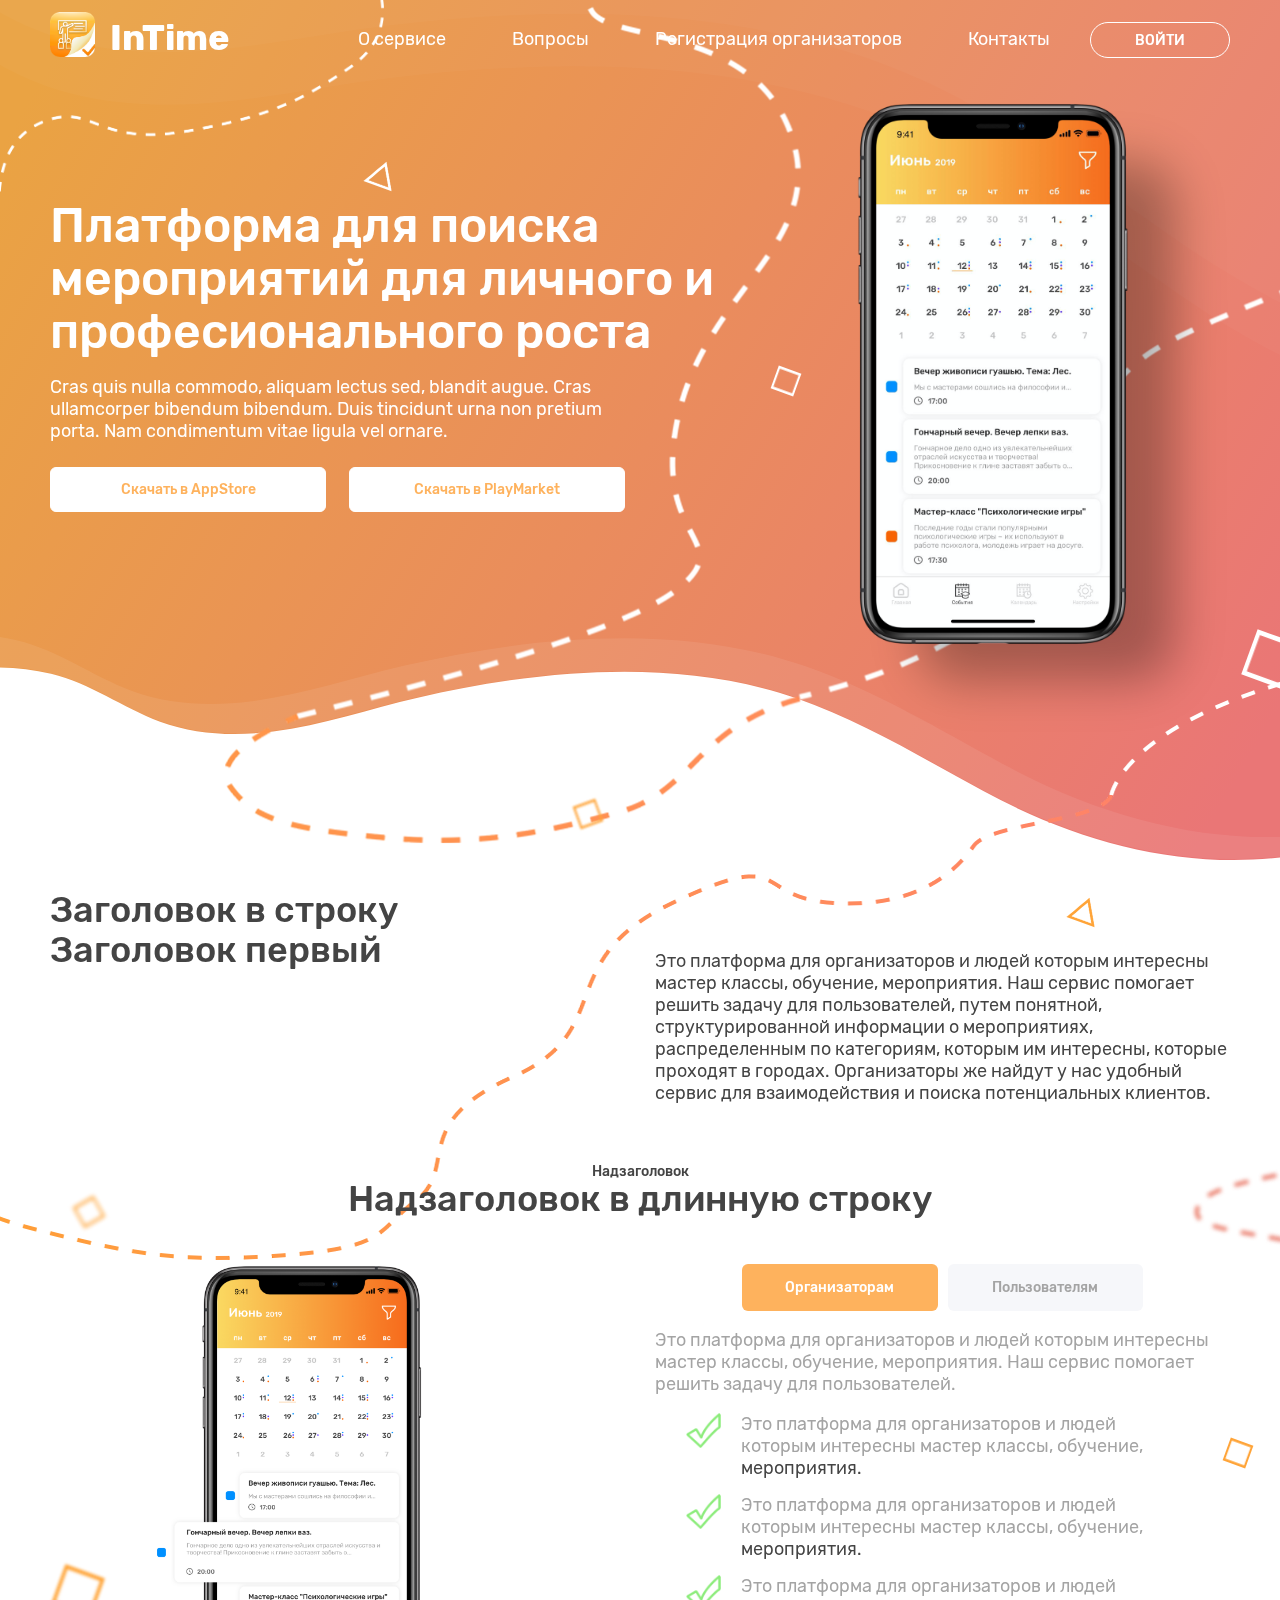
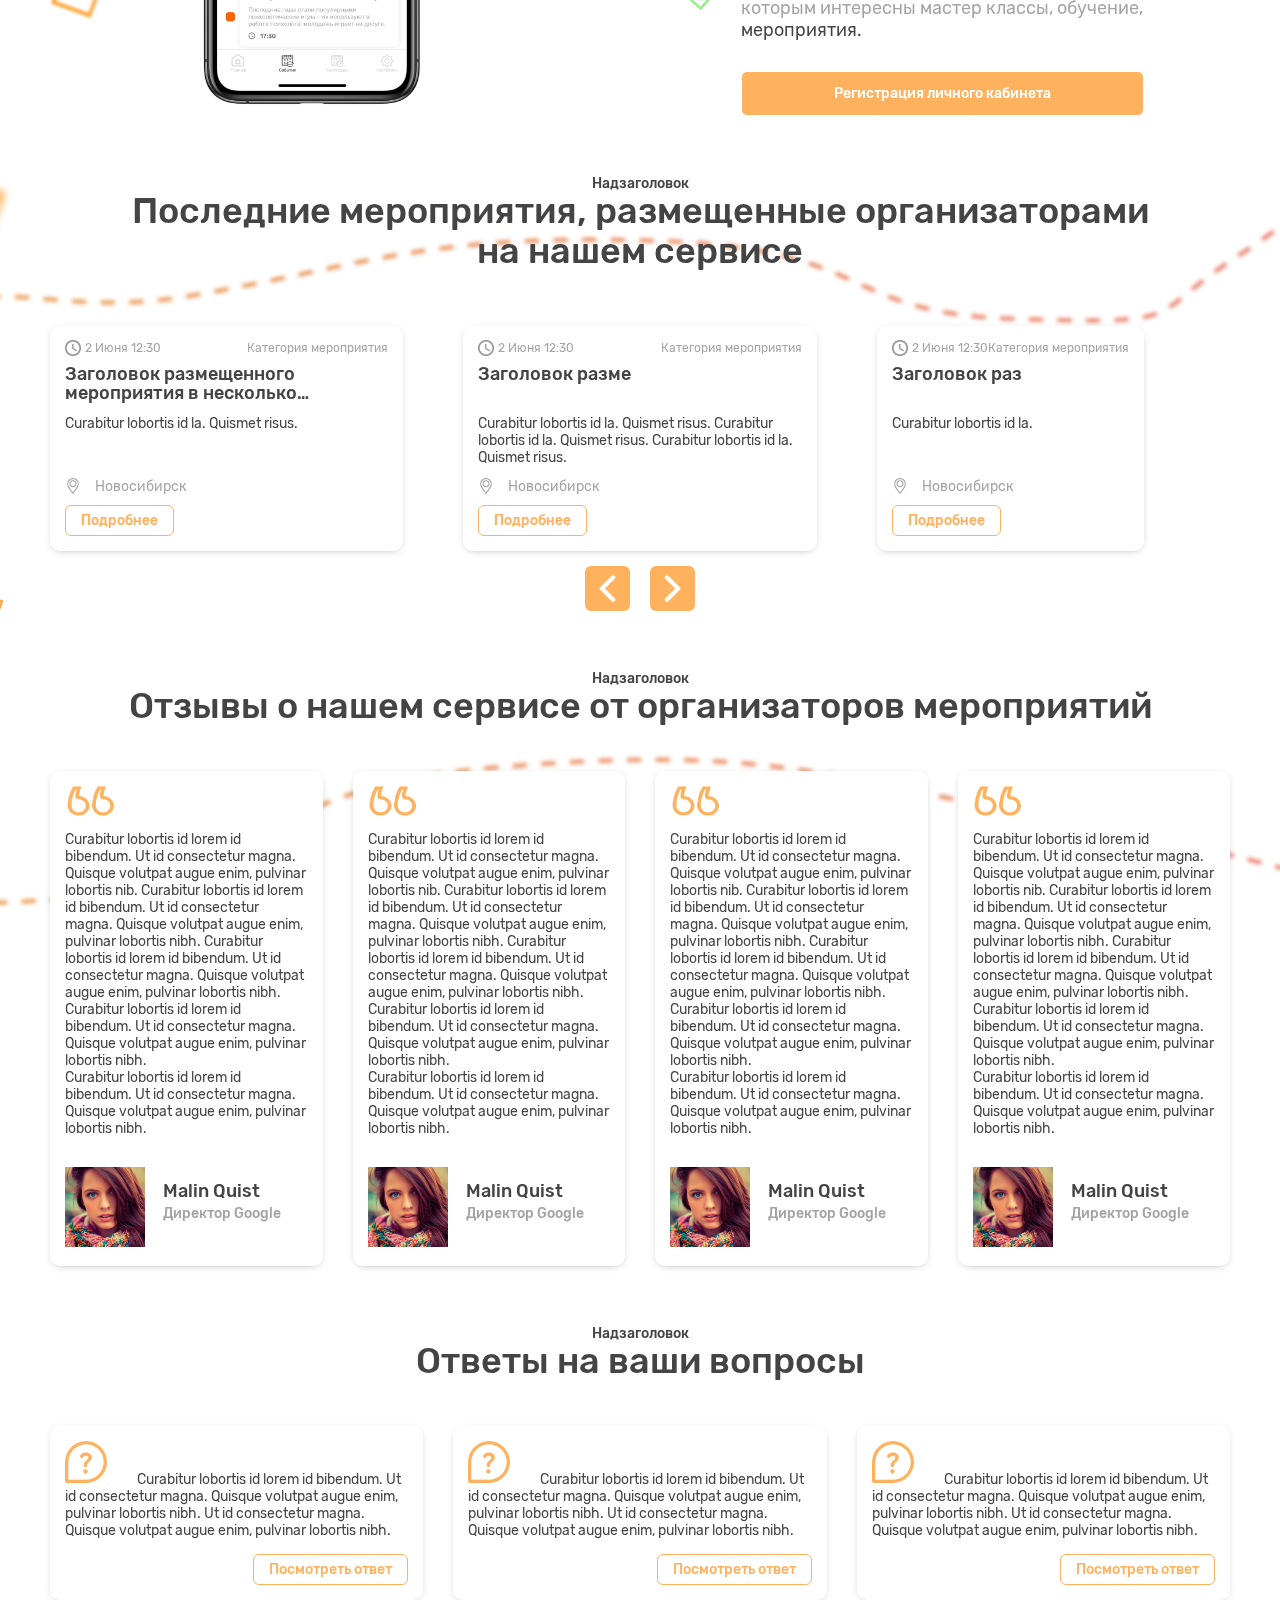
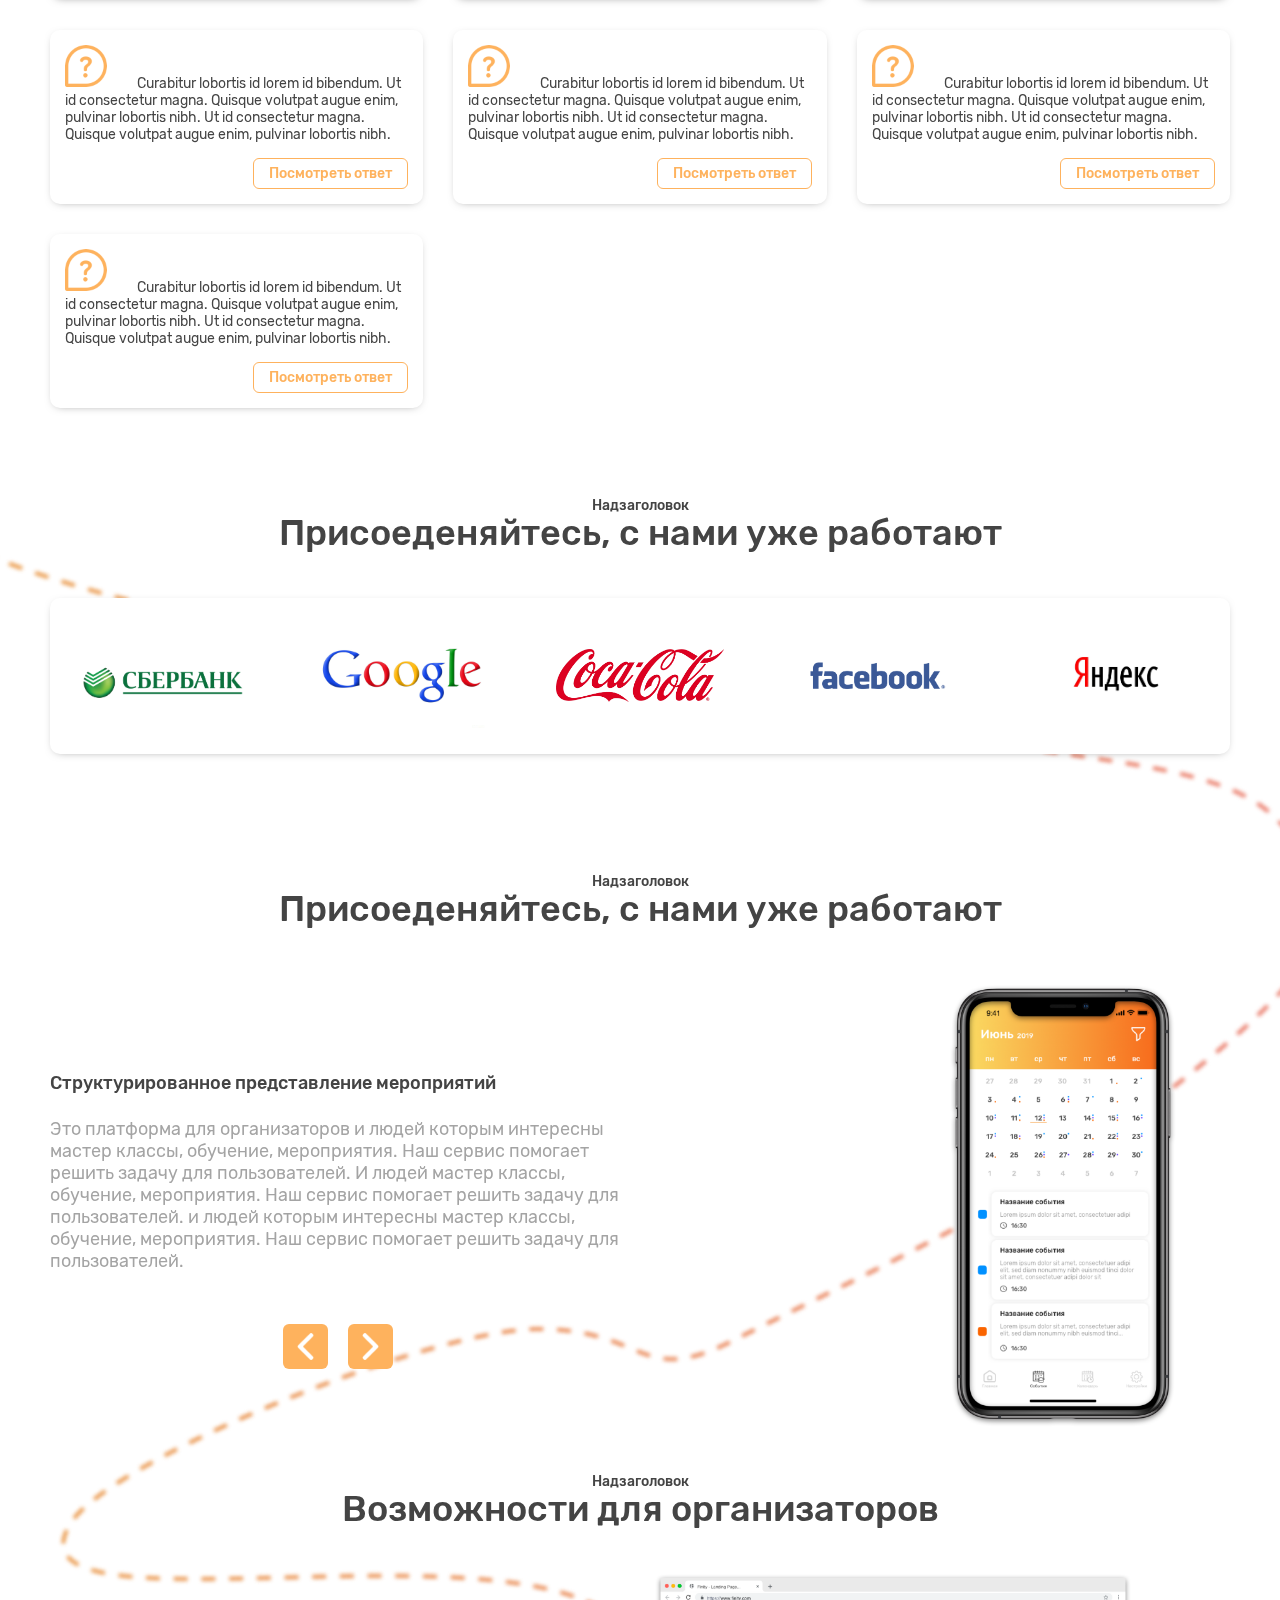
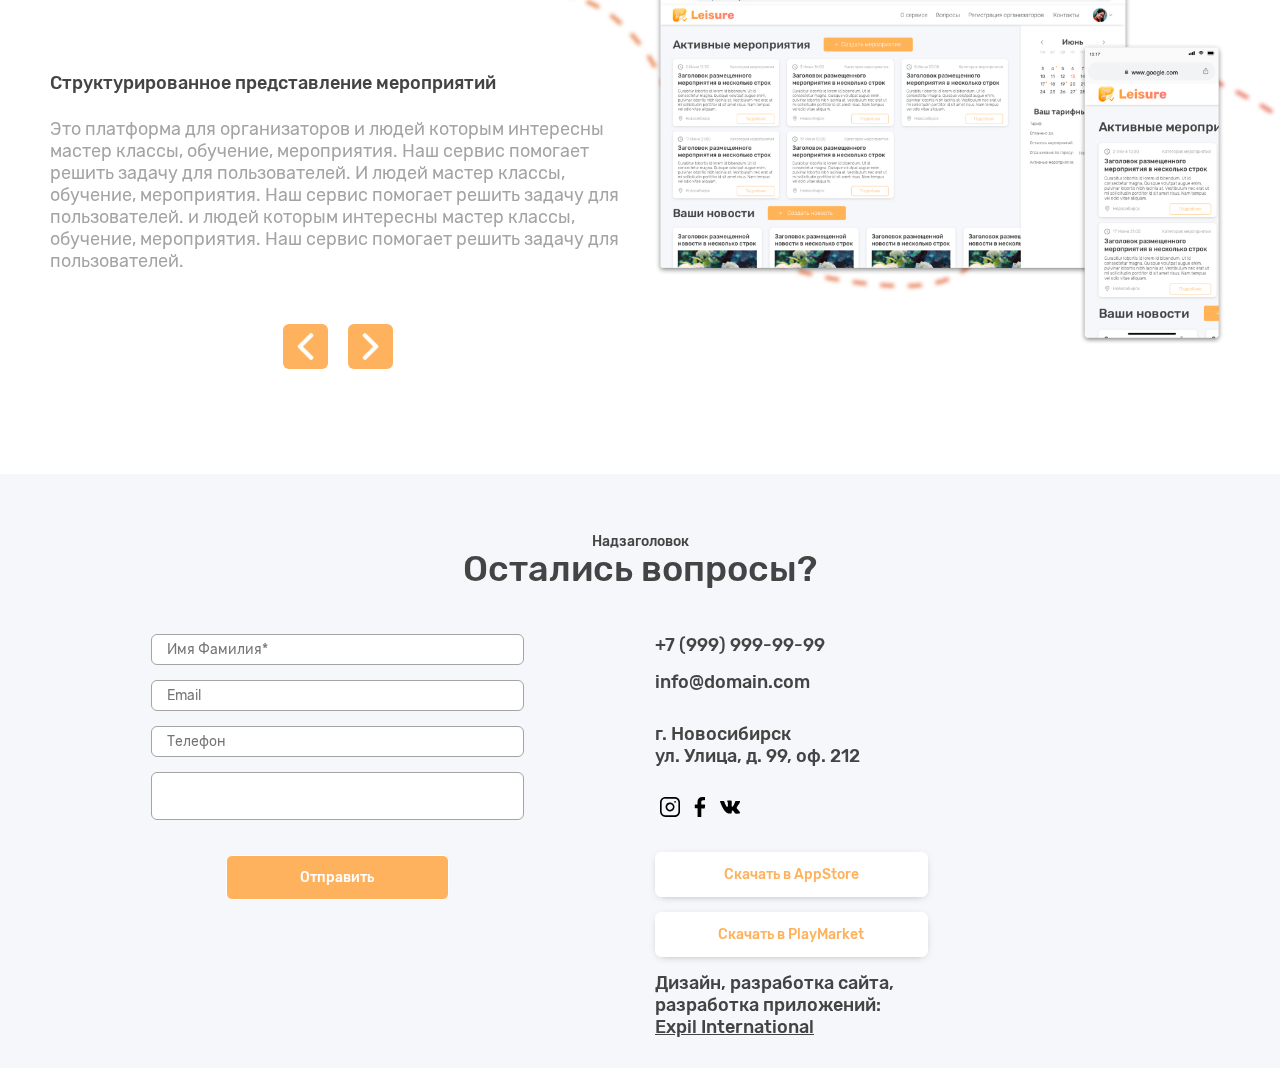
<file: html/index.html>
<!DOCTYPE html>
<html>
  <body>
    <!-- head-->
    <head>
      <meta charset="UTF-8">
      <meta name="viewport" content="width=device-width, initial-scale=1.0">
      <link href="../css/owl.carousel.css" type="text/css" rel="stylesheet">
      <link href="../css/style.css" type="text/css" rel="stylesheet">
      <link href="../css/response.css" type="text/css" rel="stylesheet">
      <link href="../css/jsCalendar.css" type="text/css" rel="stylesheet">
      <script src="../js/jquery-3.3.1.min.js"></script>
      <script src="../js/jquery.parallaxify.js"></script>
      <script src="../js/jquery.mask.js"></script>
      <script src="../js/clamp.js"></script>
      <script src="../js/slider.js"></script>
      <script src="../js/owl.carousel.js"></script>
      <script src="../js/control-style.js"></script>
      <script src="../js/jsCalendar.js"></script>
      <script src="../js/jsCalendar.lang.ru.js"></script>
      <script src="../js/common.js"></script>
    </head>
    <!-- head-->
    <!-- header-->
    <!-- mobile-menu-->
    <div class="mobile-menu element-show" data-showEl="0">
      <div class="mm-header main-grid">
        <div class="logo"><a href="./index.html"><img src="../images/logo.png">
            <div class="logo-text">TimeUp</div></a></div>
        <div class="close"></div>
      </div>
      <ul class="ln">
        <li> <a href="#">О сервисе</a></li>
        <li> <a href="#">FAQ</a></li>
        <li> <a href="#">Регистрация</a></li>
        <li> <a href="#">Контакты</a></li>
      </ul>
      <div class="btn-wc"><a class="btn white-border element-btn" href="#" data-showEl="1">Войти</a></div>
    </div>
    <!-- mobile-menu-->
    <!-- popup-feedback-->
    <div class="popup-wrapper">
      <div class="popup-container">
        <div class="pc-header">
          <div class="close"></div>
          <h2>Напишите нам!</h2>
          <p>Если вы столкнулись с проблемой, или у вас есть вопрос по работе сервиса, а так же предложения, напишите нам.</p>
        </div>
        <form class="form">
          <input type="text" placeholder="Ваше Имя">
          <input type="text" placeholder="Ваш E-mail">
          <textarea placeholder="Ваше сообщение"></textarea>
          <input class="btn orange" type="submit" value="Отправить">
        </form>
      </div>
    </div>
    <!-- popup-feedback-->
    <!-- popup-enter-->
    <div class="popup-wrapper-blur element-show" data-showEl="1"></div>
    <div class="popup-wrapper element-show" data-showEl="1">
      <div class="popup-container">
        <div class="pc-header">
          <div class="close"></div>
          <h2>Вход в личный кабинет</h2>
        </div>
        <form class="form">
          <input type="text" placeholder="Ваше Логин">
          <input type="passwod" placeholder="Ваш пароль">
          <input class="btn orange" type="submit" value="Войти">
          <div class="form-link">
            <div><a href="#">Забыли пароль</a></div>
            <div> <a href="#">Регистрация организатора</a></div>
          </div>
        </form>
      </div>
    </div>
    <!-- popup-enter-->
    <header>
      <div class="main-grid">
        <div class="logo"><a href="./index.html"><img src="../images/logo.png">
            <div class="logo-text">InTime</div></a></div>
        <nav>
          <ul>
            <li> <a href="#">О сервисе</a></li>
            <li> <a href="#">Вопросы</a></li>
            <li> <a href="#">Регистрация организаторов</a></li>
            <li> <a href="#">Контакты</a></li>
          </ul>
          <div class="btn-wc"><a class="btn element-btn" href="#" data-showEl="1">Войти</a></div>
        </nav>
      </div>
    </header>
    <div class="hamburger element-btn" data-showEl="0"></div>
    <!-- header-->
    <div class="wrapper">
      <div class="main-section">
        <div class="line-1"></div>
        <div class="line-2"></div>
        <div class="move-element triangle triangle-1" data-parallaxify-range-x="-30" data-parallaxify-range-y="-30"></div>
        <div class="move-element triangle triangle-2" data-parallaxify-range-x="-50" data-parallaxify-range-y="-20"></div>
        <div class="move-element triangle triangle-3" data-parallaxify-range-x="-20" data-parallaxify-range-y="-40"></div>
        <div class="move-element cube cube-2" data-parallaxify-range-x="-40" data-parallaxify-range-y="-20"></div>
        <div class="move-element cube cube-3" data-parallaxify-range-x="-20" data-parallaxify-range-y="-70"></div>
        <div class="main-grid">
          <div class="front-about">
            <h1>Платформа для поиска мероприятий для личного и професионального роста</h1>
            <p>Cras quis nulla commodo, aliquam lectus sed, blandit augue. Cras ullamcorper bibendum bibendum. Duis tincidunt urna non pretium porta. Nam condimentum vitae ligula vel ornare.</p>
            <div class="btn-wc"><a class="btn white" href="#">Скачать в AppStore</a><a class="btn white" href="#">Скачать в PlayMarket</a></div>
          </div>
          <div class="mobile-box"><img class="shadow" src="../images/shadow.png"><img src="../images/group.png"></div>
        </div>
      </div>
      <div class="section-text">
        <div class="line-3"></div>
        <div class="move-element triangle orange triangle-5" data-parallaxify-range-x="-50" data-parallaxify-range-y="-20"></div>
        <div class="move-element cube orange cube-4" data-parallaxify-range-x="-60" data-parallaxify-range-y="-10"></div>
        <div class="move-element cube orange cube-5" data-parallaxify-range-x="-40" data-parallaxify-range-y="-20"></div>
        <div class="main-grid">
          <h2>
            Заголовок в строку
            Заголовок первый
          </h2>
          <div class="description">Это платформа для организаторов и людей которым интересны мастер классы, обучение, мероприятия. Наш сервис помогает решить задачу для пользователей, путем понятной, структурированной информации о мероприятиях, распределенным по категориям, которым им интересны, которые проходят в городах. Организаторы же найдут у нас удобный сервис для взаимодействия и поиска потенциальных клиентов.</div>
        </div>
      </div>
      <div class="section-phone">
        <div class="line-4"></div>
        <div class="move-element cube orange cube-8" data-parallaxify-range-x="-60" data-parallaxify-range-y="-10"></div>
        <div class="move-element cube orange cube-9" data-parallaxify-range-x="-40" data-parallaxify-range-y="-20"></div>
        <h2 class="global"><span>Надзаголовок</span>Надзаголовок в длинную строку</h2>
        <div class="main-grid">
          <div class="mobile-box"><img src="../images/mobile-2.png"></div>
          <div class="sp-about">
            <div class="tabs-container"><a class="active" href="#">Организаторам</a><a href="#">Пользователям</a></div>
            <p>Это платформа для организаторов и людей которым интересны мастер классы, обучение, мероприятия. Наш сервис помогает решить задачу для пользователей.</p>
            <div class="sp-list">
              <li>
                 Это платформа для организаторов и людей которым интересны мастер классы, обучение, <b>мероприятия.</b></li>
              <li>
                 Это платформа для организаторов и людей которым интересны мастер классы, обучение, <b>мероприятия.</b></li>
              <li>
                 Это платформа для организаторов и людей которым интересны мастер классы, обучение, <b>мероприятия.</b></li>
            </div>
            <div class="btn-wc"><a class="btn orange" href="#">Регистрация личного кабинета</a></div>
          </div>
        </div>
      </div>
      <div class="section-event">
        <div class="move-element cube orange cube-10" data-parallaxify-range-x="-60" data-parallaxify-range-y="-10"></div>
        <div class="move-element cube orange cube-11" data-parallaxify-range-x="-40" data-parallaxify-range-y="-20"></div>
        <h2 class="global"><span>Надзаголовок</span>Последние мероприятия, размещенные организаторами<br>на нашем сервисе</h2>
        <div class="event-container owl-event owl-carousel">
          <div class="event-item">
            <div class="ei-head">
              <div class="data"> <i> </i>2 Июня 12:30</div>
              <div class="category-name">Категория мероприятия</div>
            </div>
            <h3>Заголовок размещенного мероприятия в несколько…</h3>
            <div class="description">
               Curabitur lobortis id la. Quismet risus.</div>
            <div class="ei-footer">
              <div class="place"> <i></i>Новосибирск</div>
              <div class="btn-wc"><a class="btn orange-border small" href="#">Подробнее</a></div>
            </div>
          </div>
          <div class="event-item">
            <div class="ei-head">
              <div class="data"> <i> </i>2 Июня 12:30</div>
              <div class="category-name">Категория мероприятия</div>
            </div>
            <h3>Заголовок разме</h3>
            <div class="description">
               Curabitur lobortis id la. Quismet risus. Curabitur lobortis id la. Quismet risus. Curabitur lobortis id la. Quismet risus. </div>
            <div class="ei-footer">
              <div class="place"> <i></i>Новосибирск</div>
              <div class="btn-wc"><a class="btn orange-border small" href="#">Подробнее</a></div>
            </div>
          </div>
          <div class="event-item">
            <div class="ei-head">
              <div class="data"> <i> </i>2 Июня 12:30</div>
              <div class="category-name">Категория мероприятия</div>
            </div>
            <h3>Заголовок раз</h3>
            <div class="description">
               Curabitur lobortis id la.</div>
            <div class="ei-footer">
              <div class="place"> <i></i>Новосибирск</div>
              <div class="btn-wc"><a class="btn orange-border small" href="#">Подробнее</a></div>
            </div>
          </div>
          <div class="event-item">
            <div class="ei-head">
              <div class="data"> <i> </i>2 Июня 12:30</div>
              <div class="category-name">Категория мероприятия</div>
            </div>
            <h3>Заголовок размещенного мероприятия в несколько…</h3>
            <div class="description">
               Curabitur lobortis </div>
            <div class="ei-footer">
              <div class="place"> <i></i>Новосибирск</div>
              <div class="btn-wc"><a class="btn orange-border small" href="#">Подробнее</a></div>
            </div>
          </div>
          <div class="event-item">
            <div class="ei-head">
              <div class="data"> <i> </i>2 Июня 12:30</div>
              <div class="category-name">Категория мероприятия</div>
            </div>
            <h3>Заголовок размещенного мероприятия в несколько…</h3>
            <div class="description">
               Curabitur lobortis id la. Quismet risus. Curabitur lobortis id la. Quismet risus. Curabitur lobortis id la. Quismet risus. </div>
            <div class="ei-footer">
              <div class="place"> <i></i>Новосибирск</div>
              <div class="btn-wc"><a class="btn orange-border small" href="#">Подробнее</a></div>
            </div>
          </div>
          <div class="event-item">
            <div class="ei-head">
              <div class="data"> <i> </i>2 Июня 12:30</div>
              <div class="category-name">Категория мероприятия</div>
            </div>
            <h3>Заголовок размещенного мероприятия в несколько…</h3>
            <div class="description">
               Curabitur lobortis id</div>
            <div class="ei-footer">
              <div class="place"> <i></i>Новосибирск</div>
              <div class="btn-wc"><a class="btn orange-border small" href="#">Подробнее</a></div>
            </div>
          </div>
          <div class="event-item">
            <div class="ei-head">
              <div class="data"> <i> </i>2 Июня 12:30</div>
              <div class="category-name">Категория мероприятия</div>
            </div>
            <h3>Заголовок размещенного мероприятия в несколько…</h3>
            <div class="description">
               Curabitur lobortis id la. Quismet risus. Curabitur lobortis id la. Quismet risus. Curabitur lobortis id la. Quismet risus. </div>
            <div class="ei-footer">
              <div class="place"> <i></i>Новосибирск</div>
              <div class="btn-wc"><a class="btn orange-border small" href="#">Подробнее</a></div>
            </div>
          </div>
          <div class="event-item">
            <div class="ei-head">
              <div class="data"> <i> </i>2 Июня 12:30</div>
              <div class="category-name">Категория мероприятия</div>
            </div>
            <h3>Заголовок размещенного мероприятия в несколько…</h3>
            <div class="description">
               Curabitur lobortis id la. Quismet risus. Curabitur lobortis id la. Quismet risus. Curabitur lobortis id la. Quismet risus. </div>
            <div class="ei-footer">
              <div class="place"> <i></i>Новосибирск</div>
              <div class="btn-wc"><a class="btn orange-border small" href="#">Подробнее</a></div>
            </div>
          </div>
          <div class="nav-container">
            <div class="nav nav-prev"></div>
            <div class="nav nav-next"></div>
          </div>
        </div>
      </div>
      <div class="section-review">
        <div class="line-5"></div>
        <h2 class="global"><span>Надзаголовок</span>Отзывы о нашем сервисе от организаторов мероприятий</h2>
        <div class="review-container main-grid review-owl owl-carousel">
          <div class="review-item"><i></i>
            <div class="ri-text">
               Curabitur lobortis id lorem id bibendum. Ut id consectetur magna. Quisque volutpat augue enim, pulvinar lobortis nib. Curabitur lobortis id lorem id bibendum. Ut id consectetur magna. Quisque volutpat augue enim, pulvinar lobortis nibh. Curabitur lobortis id lorem id bibendum. Ut id consectetur magna. Quisque volutpat augue enim, pulvinar lobortis nibh. Curabitur lobortis id lorem id bibendum. Ut id consectetur magna. Quisque volutpat augue enim, pulvinar lobortis nibh.<br>Curabitur lobortis id lorem id bibendum. Ut id consectetur magna. Quisque volutpat augue enim, pulvinar lobortis nibh.</div>
            <div class="ri-person"><img src="../images/face.jpg">
              <div class="ri-name">
                <h3>Malin Quist</h3>
                <h4>Директор Google</h4>
              </div>
            </div>
          </div>
          <div class="review-item"><i></i>
            <div class="ri-text">
               Curabitur lobortis id lorem id bibendum. Ut id consectetur magna. Quisque volutpat augue enim, pulvinar lobortis nib. Curabitur lobortis id lorem id bibendum. Ut id consectetur magna. Quisque volutpat augue enim, pulvinar lobortis nibh. Curabitur lobortis id lorem id bibendum. Ut id consectetur magna. Quisque volutpat augue enim, pulvinar lobortis nibh. Curabitur lobortis id lorem id bibendum. Ut id consectetur magna. Quisque volutpat augue enim, pulvinar lobortis nibh.<br>Curabitur lobortis id lorem id bibendum. Ut id consectetur magna. Quisque volutpat augue enim, pulvinar lobortis nibh.</div>
            <div class="ri-person"><img src="../images/face.jpg">
              <div class="ri-name">
                <h3>Malin Quist</h3>
                <h4>Директор Google</h4>
              </div>
            </div>
          </div>
          <div class="review-item"><i></i>
            <div class="ri-text">
               Curabitur lobortis id lorem id bibendum. Ut id consectetur magna. Quisque volutpat augue enim, pulvinar lobortis nib. Curabitur lobortis id lorem id bibendum. Ut id consectetur magna. Quisque volutpat augue enim, pulvinar lobortis nibh. Curabitur lobortis id lorem id bibendum. Ut id consectetur magna. Quisque volutpat augue enim, pulvinar lobortis nibh. Curabitur lobortis id lorem id bibendum. Ut id consectetur magna. Quisque volutpat augue enim, pulvinar lobortis nibh.<br>Curabitur lobortis id lorem id bibendum. Ut id consectetur magna. Quisque volutpat augue enim, pulvinar lobortis nibh.</div>
            <div class="ri-person"><img src="../images/face.jpg">
              <div class="ri-name">
                <h3>Malin Quist</h3>
                <h4>Директор Google</h4>
              </div>
            </div>
          </div>
          <div class="review-item"><i></i>
            <div class="ri-text">
               Curabitur lobortis id lorem id bibendum. Ut id consectetur magna. Quisque volutpat augue enim, pulvinar lobortis nib. Curabitur lobortis id lorem id bibendum. Ut id consectetur magna. Quisque volutpat augue enim, pulvinar lobortis nibh. Curabitur lobortis id lorem id bibendum. Ut id consectetur magna. Quisque volutpat augue enim, pulvinar lobortis nibh. Curabitur lobortis id lorem id bibendum. Ut id consectetur magna. Quisque volutpat augue enim, pulvinar lobortis nibh.<br>Curabitur lobortis id lorem id bibendum. Ut id consectetur magna. Quisque volutpat augue enim, pulvinar lobortis nibh.</div>
            <div class="ri-person"><img src="../images/face.jpg">
              <div class="ri-name">
                <h3>Malin Quist</h3>
                <h4>Директор Google</h4>
              </div>
            </div>
          </div>
        </div>
      </div>
      <div class="section-question">
        <h2 class="global"><span>Надзаголовок</span>Ответы на ваши вопросы</h2>
        <div class="question-container main-grid">
          <div class="question-item"><img class="qi-ico" src="../images/question.png">
            <div class="ei-text">Curabitur lobortis id lorem id bibendum. Ut id consectetur magna. Quisque volutpat augue enim, pulvinar lobortis nibh. Ut id consectetur magna. Quisque volutpat augue enim, pulvinar lobortis nibh.</div>
            <div class="btn-wc"><a class="btn orange-border small" href="#">Посмотреть ответ</a></div>
          </div>
          <div class="question-item"><img class="qi-ico" src="../images/question.png">
            <div class="ei-text">Curabitur lobortis id lorem id bibendum. Ut id consectetur magna. Quisque volutpat augue enim, pulvinar lobortis nibh. Ut id consectetur magna. Quisque volutpat augue enim, pulvinar lobortis nibh.</div>
            <div class="btn-wc"><a class="btn orange-border small" href="#">Посмотреть ответ</a></div>
          </div>
          <div class="question-item"><img class="qi-ico" src="../images/question.png">
            <div class="ei-text">Curabitur lobortis id lorem id bibendum. Ut id consectetur magna. Quisque volutpat augue enim, pulvinar lobortis nibh. Ut id consectetur magna. Quisque volutpat augue enim, pulvinar lobortis nibh.</div>
            <div class="btn-wc"><a class="btn orange-border small" href="#">Посмотреть ответ</a></div>
          </div>
          <div class="question-item"><img class="qi-ico" src="../images/question.png">
            <div class="ei-text">Curabitur lobortis id lorem id bibendum. Ut id consectetur magna. Quisque volutpat augue enim, pulvinar lobortis nibh. Ut id consectetur magna. Quisque volutpat augue enim, pulvinar lobortis nibh.</div>
            <div class="btn-wc"><a class="btn orange-border small" href="#">Посмотреть ответ</a></div>
          </div>
          <div class="question-item"><img class="qi-ico" src="../images/question.png">
            <div class="ei-text">Curabitur lobortis id lorem id bibendum. Ut id consectetur magna. Quisque volutpat augue enim, pulvinar lobortis nibh. Ut id consectetur magna. Quisque volutpat augue enim, pulvinar lobortis nibh.</div>
            <div class="btn-wc"><a class="btn orange-border small" href="#">Посмотреть ответ</a></div>
          </div>
          <div class="question-item"><img class="qi-ico" src="../images/question.png">
            <div class="ei-text">Curabitur lobortis id lorem id bibendum. Ut id consectetur magna. Quisque volutpat augue enim, pulvinar lobortis nibh. Ut id consectetur magna. Quisque volutpat augue enim, pulvinar lobortis nibh.</div>
            <div class="btn-wc"><a class="btn orange-border small" href="#">Посмотреть ответ</a></div>
          </div>
          <div class="question-item"><img class="qi-ico" src="../images/question.png">
            <div class="ei-text">Curabitur lobortis id lorem id bibendum. Ut id consectetur magna. Quisque volutpat augue enim, pulvinar lobortis nibh. Ut id consectetur magna. Quisque volutpat augue enim, pulvinar lobortis nibh.</div>
            <div class="btn-wc"><a class="btn orange-border small" href="#">Посмотреть ответ</a></div>
          </div>
        </div>
      </div>
      <div class="section-partners">
        <h2 class="global"><span>Надзаголовок</span>Присоеденяйтесь, с нами уже работают</h2>
        <div class="partners-container">
          <div class="partners-item"><img src="../images/logo/1.png"></div>
          <div class="partners-item"><img src="../images/logo/2.png"></div>
          <div class="partners-item"><img src="../images/logo/3.png"></div>
          <div class="partners-item"><img src="../images/logo/4.png"></div>
          <div class="partners-item"><img src="../images/logo/5.png"></div>
        </div>
      </div>
      <div class="section-slider">
        <div class="section-partners">
          <h2 class="global"><span>Надзаголовок</span>Присоеденяйтесь, с нами уже работают</h2>
          <div class="main-grid">
            <div class="slider owl-carousel slider-owl">
              <div class="item">
                <h3>Структурированное представление мероприятий</h3>
                <div class="text">Это платформа для организаторов и людей которым интересны мастер классы, обучение, мероприятия. Наш сервис помогает решить задачу для пользователей. И людей мастер классы, обучение, мероприятия. Наш сервис помогает решить задачу для пользователей. и людей которым интересны мастер классы, обучение, мероприятия. Наш сервис помогает решить задачу для пользователей.</div>
              </div>
              <div class="item">
                <h3>Структурированное представление мероприятий</h3>
                <div class="text">Это платформа для организаторов и людей которым интересны мастер классы, обучение, мероприятия. Наш сервис помогает решить задачу для пользователей. И людей мастер классы, обучение, мероприятия. Наш сервис помогает решить задачу для пользователей. и людей которым интересны мастер классы, обучение, мероприятия. Наш сервис помогает решить задачу для пользователей.</div>
              </div>
              <div class="item">
                <h3>Структурированное представление мероприятий</h3>
                <div class="text">Это платформа для организаторов и людей которым интересны мастер классы, обучение, мероприятия. Наш сервис помогает решить задачу для пользователей. И людей мастер классы, обучение, мероприятия. Наш сервис помогает решить задачу для пользователей. и людей которым интересны мастер классы, обучение, мероприятия. Наш сервис помогает решить задачу для пользователей.</div>
              </div>
            </div>
            <div class="slider-img"><img class="mobile-3" src="../images/mobile-3.png"><img class="mobile-3" src="../images/mobile-3.png"><img class="mobile-3" src="../images/mobile-3.png"></div>
          </div>
        </div>
      </div>
      <div class="section-slider">
        <div class="section-partners">
          <h2 class="global"><span>Надзаголовок</span>Возможности для организаторов</h2>
          <div class="main-grid">
            <div class="slider owl-carousel slider-owl owl-page">
              <div class="item">
                <h3>Структурированное представление мероприятий</h3>
                <div class="text">Это платформа для организаторов и людей которым интересны мастер классы, обучение, мероприятия. Наш сервис помогает решить задачу для пользователей. И людей мастер классы, обучение, мероприятия. Наш сервис помогает решить задачу для пользователей. и людей которым интересны мастер классы, обучение, мероприятия. Наш сервис помогает решить задачу для пользователей.</div>
              </div>
              <div class="item">
                <h3>Структурированное представление мероприятий</h3>
                <div class="text">Это платформа для организаторов и людей которым интересны мастер классы, обучение, мероприятия. Наш сервис помогает решить задачу для пользователей. И людей мастер классы, обучение, мероприятия. Наш сервис помогает решить задачу для пользователей. и людей которым интересны мастер классы, обучение, мероприятия. Наш сервис помогает решить задачу для пользователей.</div>
              </div>
              <div class="item">
                <h3>Структурированное представление мероприятий</h3>
                <div class="text">Это платформа для организаторов и людей которым интересны мастер классы, обучение, мероприятия. Наш сервис помогает решить задачу для пользователей. И людей мастер классы, обучение, мероприятия. Наш сервис помогает решить задачу для пользователей. и людей которым интересны мастер классы, обучение, мероприятия. Наш сервис помогает решить задачу для пользователей.</div>
              </div>
            </div>
            <div class="slider-img slider-img-page"><img class="page" src="../images/page.png"></div>
          </div>
        </div>
      </div>
      <div class="section-feedback">
        <h2 class="global"><span>Надзаголовок</span>Остались вопросы?</h2>
        <div class="main-grid">
          <div class="form">
            <div>
              <input type="text" placeholder="Имя Фамилия*">
              <input type="text" placeholder="Email">
              <input class="phone-mask" type="text" placeholder="Телефон">
              <textarea></textarea>
              <input class="btn orange" type="submit" value="Отправить">
            </div>
          </div>
          <div class="feedback">
            <div class="phone">+7 (999) 999-99-99 </div>
            <div class="mail">info@domain.com</div>
            <div class="address">г. Новосибирск<br>ул. Улица, д. 99, оф. 212</div>
            <div class="social"><a href="#"><i class="inst"></i></a><a href="#"><i class="fb"></i></a><a href="#"><i class="vk"></i></a></div>
            <div class="btn-wrap"><a class="btn white shadow" href="#">Скачать в AppStore</a><a class="btn white shadow" href="#">Скачать в PlayMarket</a></div>
            <div class="create">Дизайн, разработка сайта, разработка приложений: <a href="#">Expil International</a></div>
          </div>
        </div>
      </div>
    </div>
  </body>
</html>
</file>
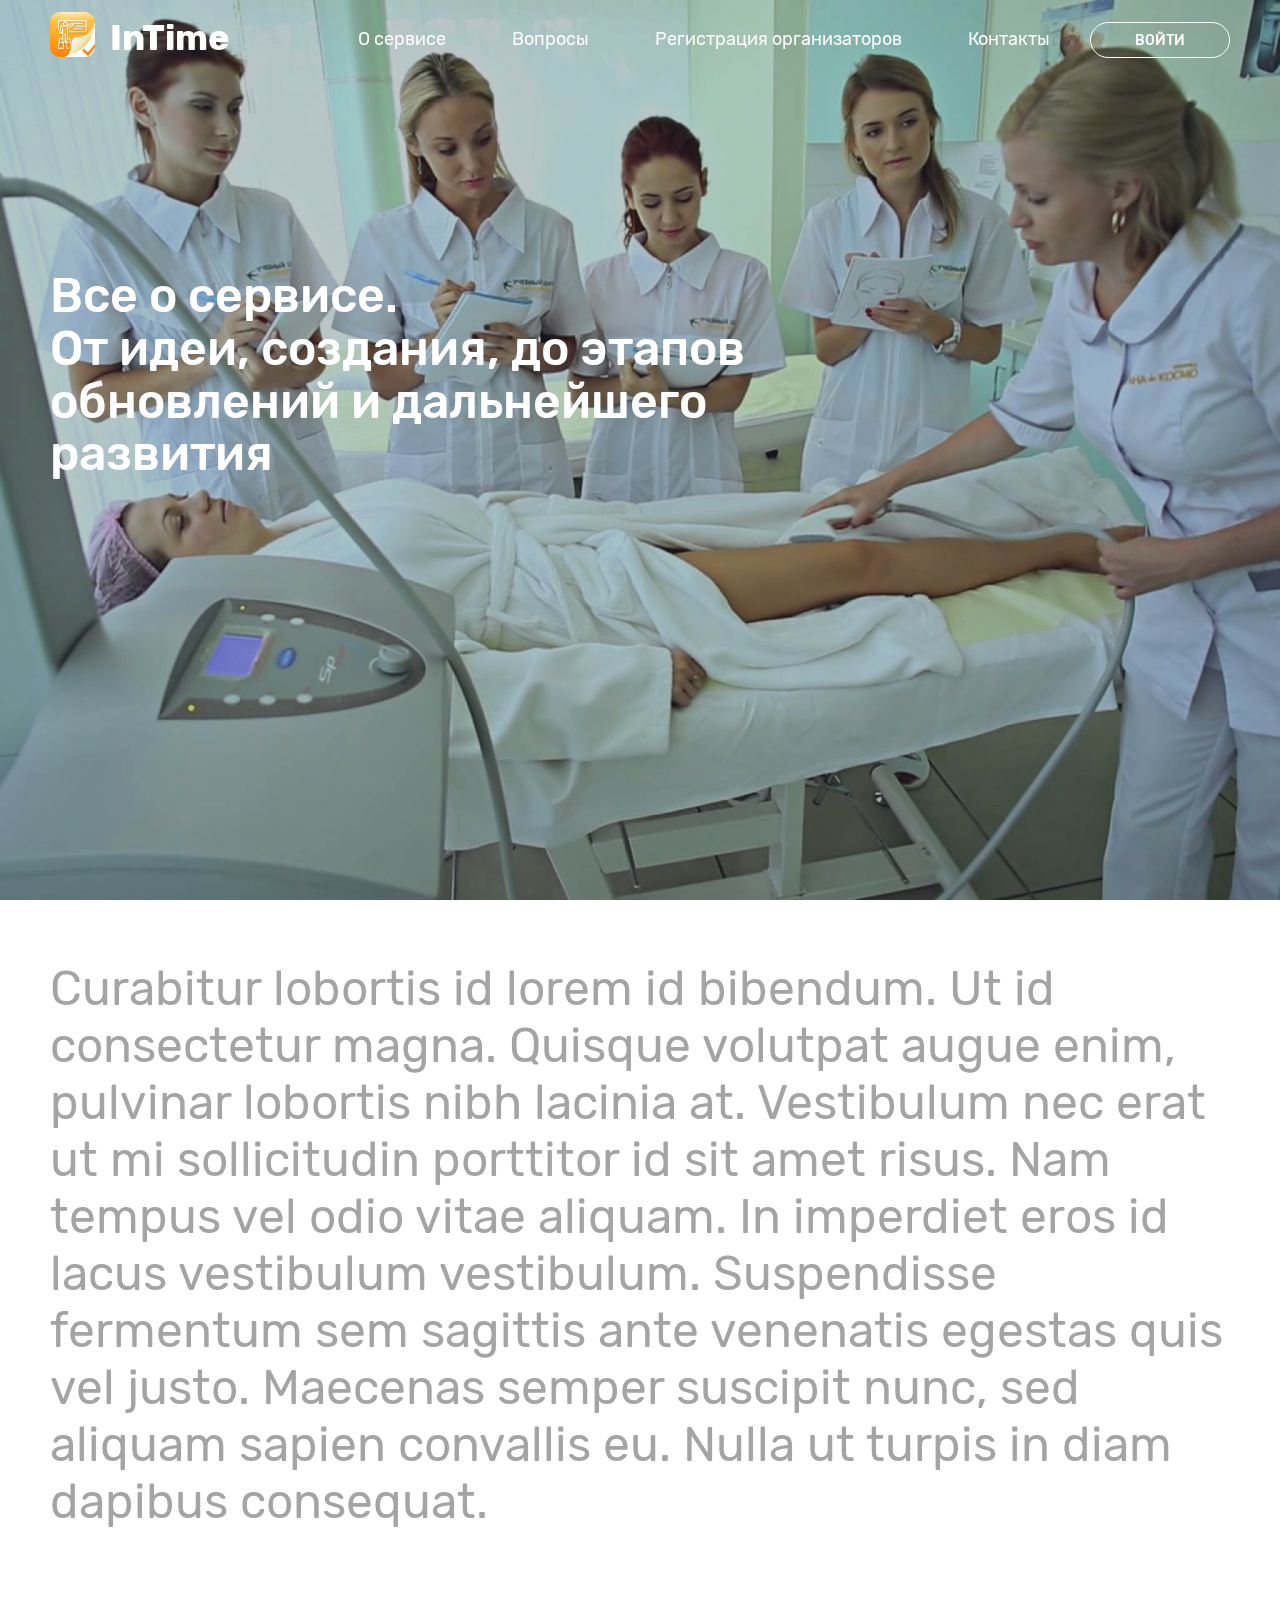
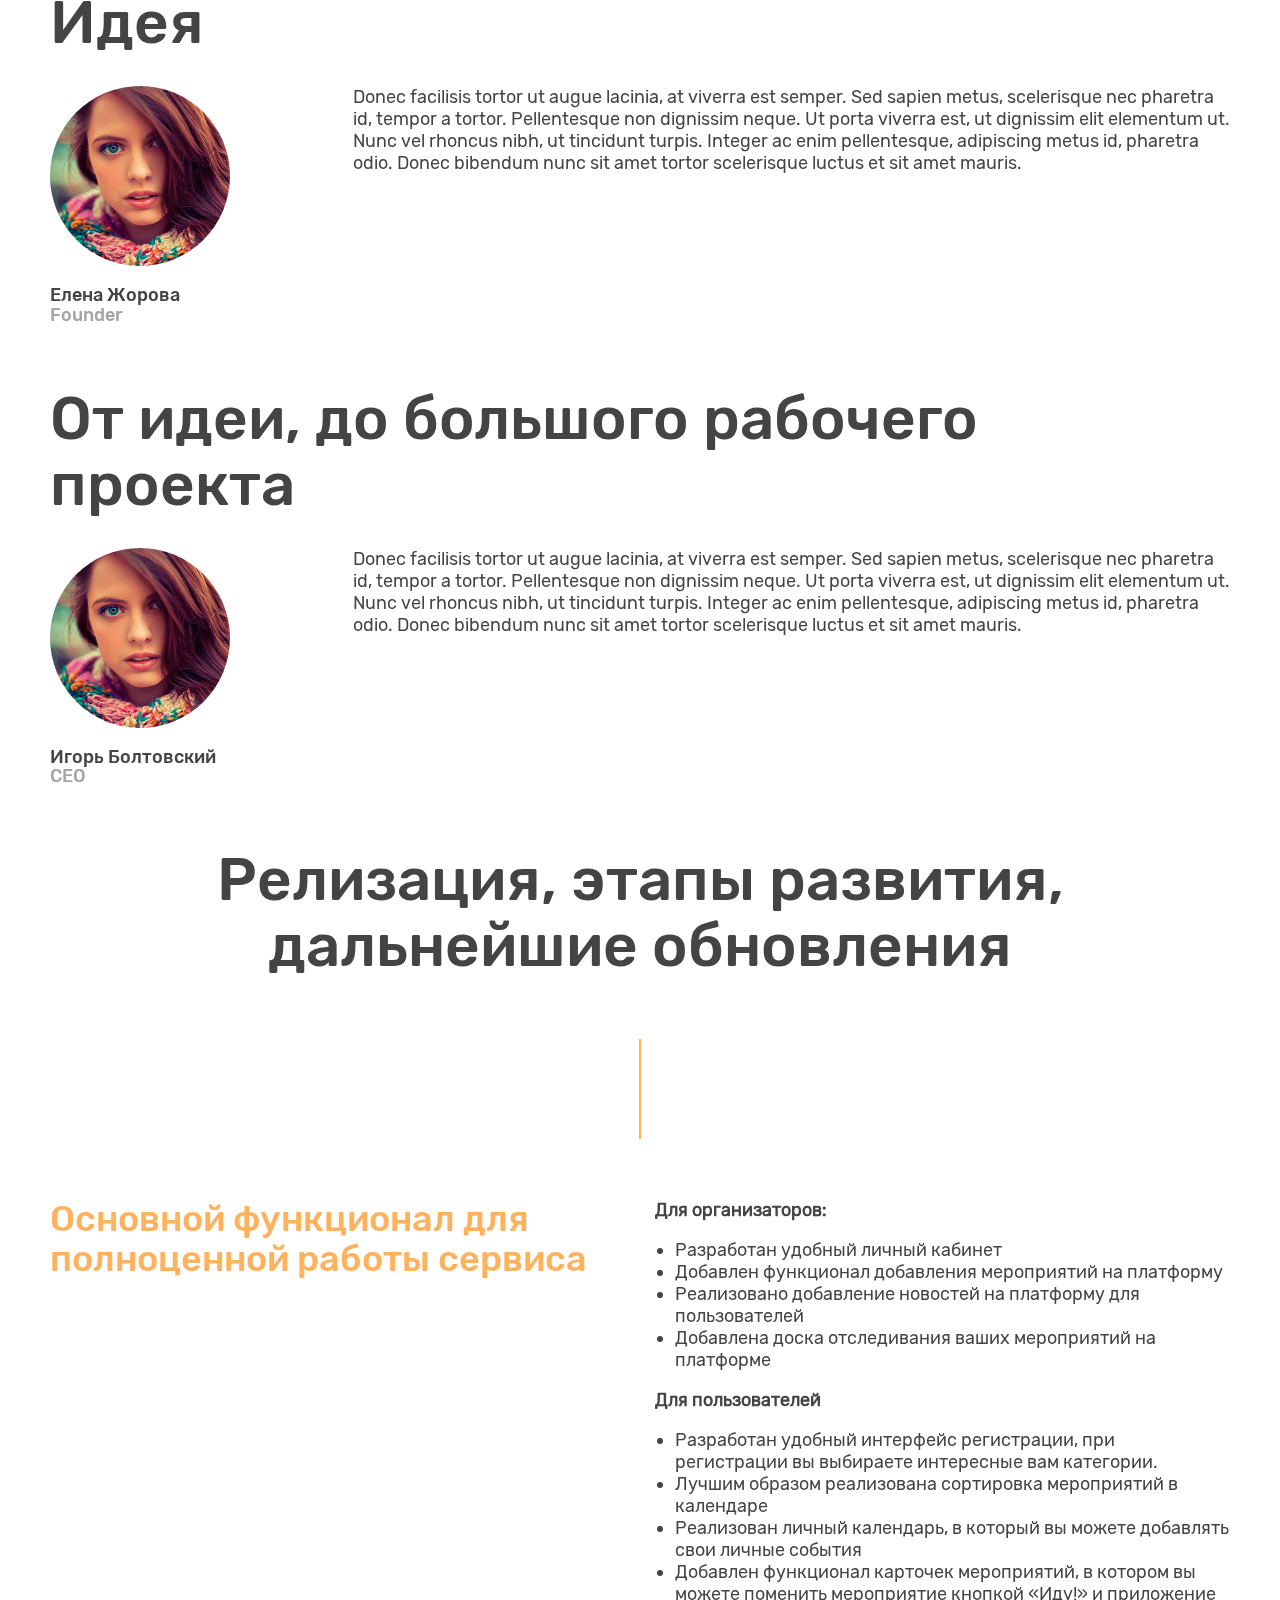
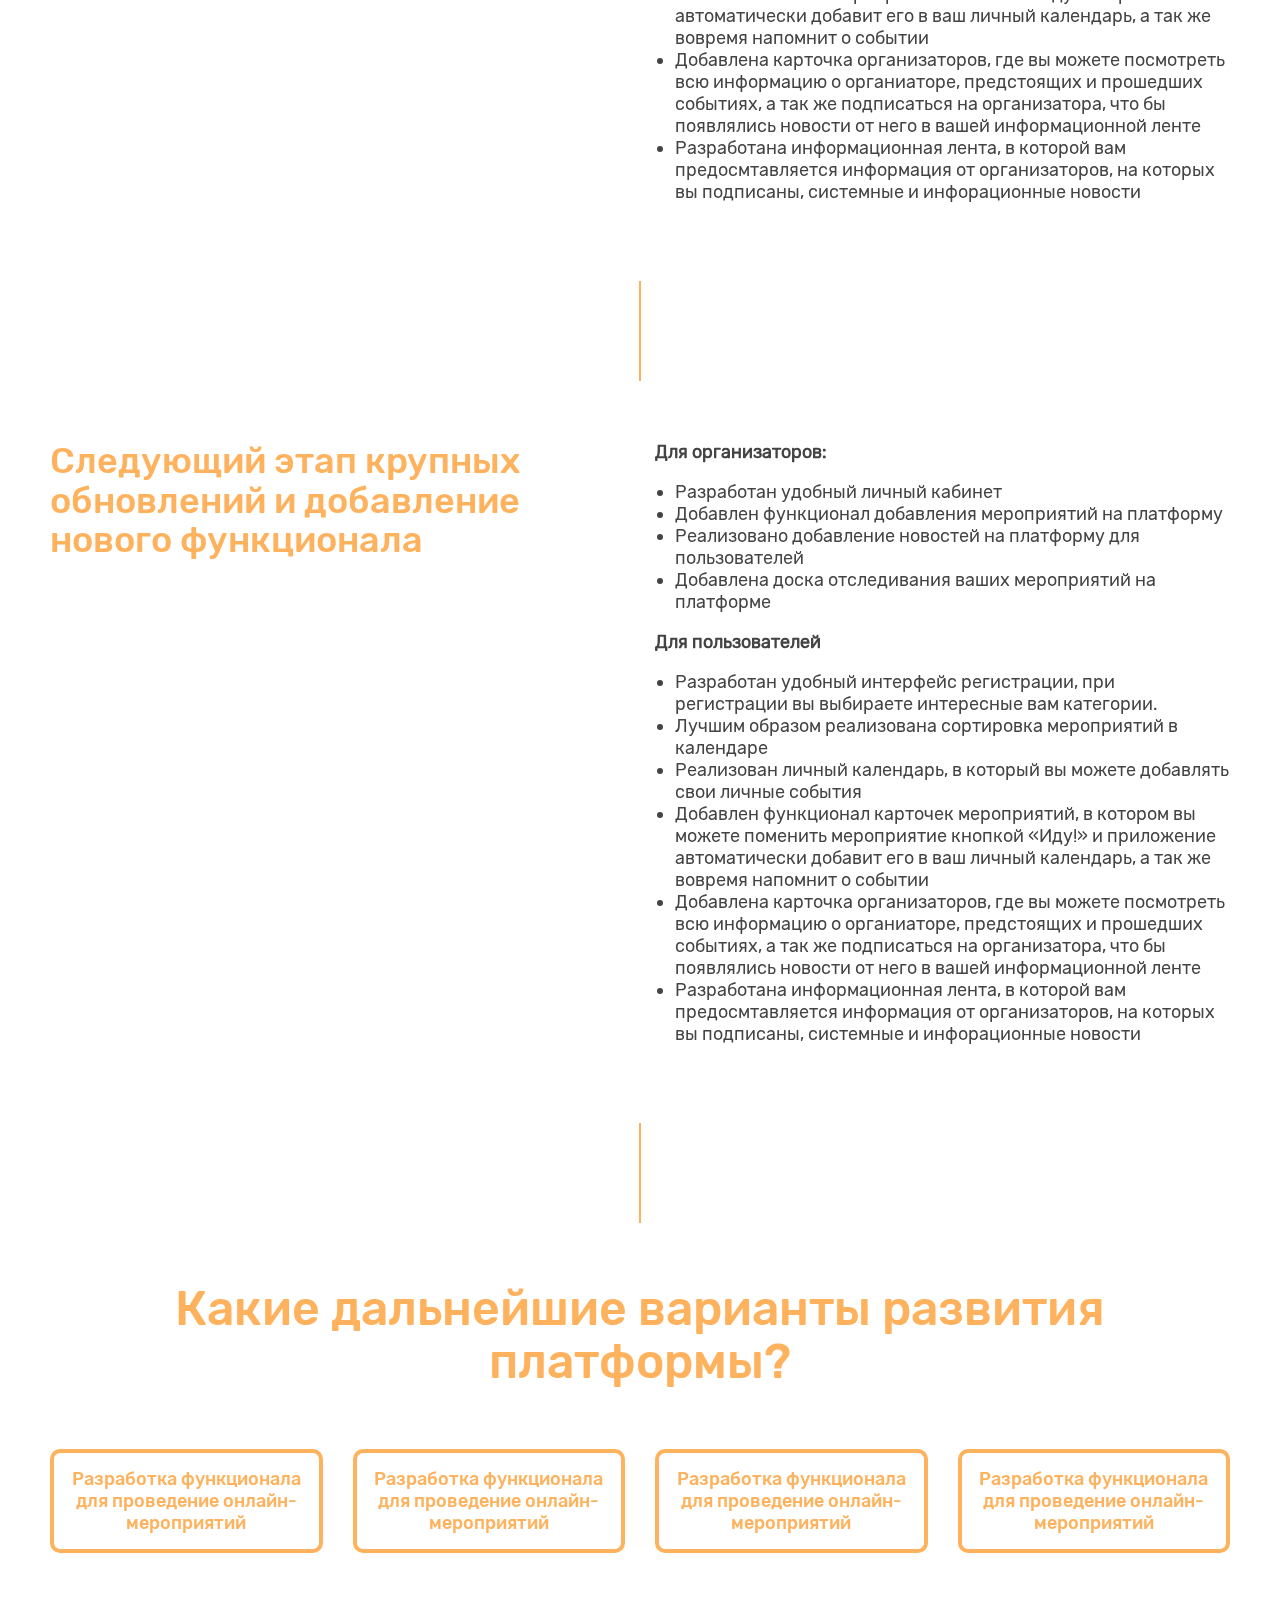
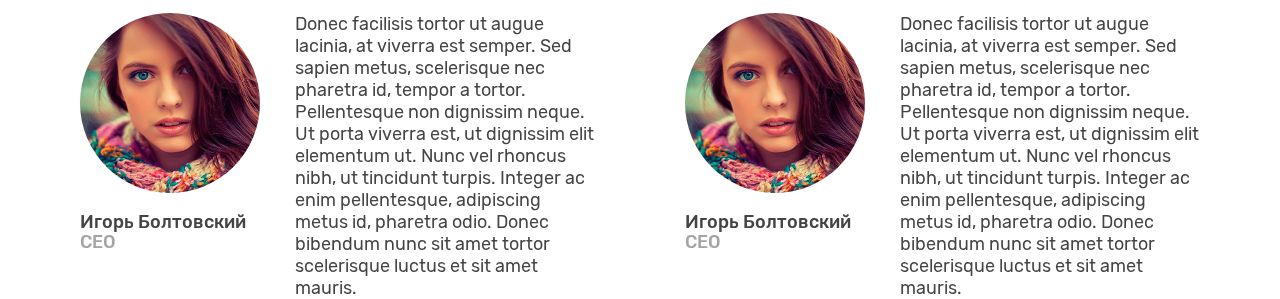
<file: html/about-service.html>
<!DOCTYPE html>
<html>
  <body>
    <!-- head-->
    <head>
      <meta charset="UTF-8">
      <meta name="viewport" content="width=device-width, initial-scale=1.0">
      <link href="../css/owl.carousel.css" type="text/css" rel="stylesheet">
      <link href="../css/style.css" type="text/css" rel="stylesheet">
      <link href="../css/response.css" type="text/css" rel="stylesheet">
      <link href="../css/jsCalendar.css" type="text/css" rel="stylesheet">
      <script src="../js/jquery-3.3.1.min.js"></script>
      <script src="../js/jquery.parallaxify.js"></script>
      <script src="../js/jquery.mask.js"></script>
      <script src="../js/clamp.js"></script>
      <script src="../js/slider.js"></script>
      <script src="../js/owl.carousel.js"></script>
      <script src="../js/control-style.js"></script>
      <script src="../js/jsCalendar.js"></script>
      <script src="../js/jsCalendar.lang.ru.js"></script>
      <script src="../js/common.js"></script>
    </head>
    <!-- head-->
    <!-- header-->
    <!-- mobile-menu-->
    <div class="mobile-menu element-show" data-showEl="0">
      <div class="mm-header main-grid">
        <div class="logo"><a href="./index.html"><img src="../images/logo.png">
            <div class="logo-text">TimeUp</div></a></div>
        <div class="close"></div>
      </div>
      <ul class="ln">
        <li> <a href="#">О сервисе</a></li>
        <li> <a href="#">FAQ</a></li>
        <li> <a href="#">Регистрация</a></li>
        <li> <a href="#">Контакты</a></li>
      </ul>
      <div class="btn-wc"><a class="btn white-border element-btn" href="#" data-showEl="1">Войти</a></div>
    </div>
    <!-- mobile-menu-->
    <!-- popup-feedback-->
    <div class="popup-wrapper">
      <div class="popup-container">
        <div class="pc-header">
          <div class="close"></div>
          <h2>Напишите нам!</h2>
          <p>Если вы столкнулись с проблемой, или у вас есть вопрос по работе сервиса, а так же предложения, напишите нам.</p>
        </div>
        <form class="form">
          <input type="text" placeholder="Ваше Имя">
          <input type="text" placeholder="Ваш E-mail">
          <textarea placeholder="Ваше сообщение"></textarea>
          <input class="btn orange" type="submit" value="Отправить">
        </form>
      </div>
    </div>
    <!-- popup-feedback-->
    <!-- popup-enter-->
    <div class="popup-wrapper-blur element-show" data-showEl="1"></div>
    <div class="popup-wrapper element-show" data-showEl="1">
      <div class="popup-container">
        <div class="pc-header">
          <div class="close"></div>
          <h2>Вход в личный кабинет</h2>
        </div>
        <form class="form">
          <input type="text" placeholder="Ваше Логин">
          <input type="passwod" placeholder="Ваш пароль">
          <input class="btn orange" type="submit" value="Войти">
          <div class="form-link">
            <div><a href="#">Забыли пароль</a></div>
            <div> <a href="#">Регистрация организатора</a></div>
          </div>
        </form>
      </div>
    </div>
    <!-- popup-enter-->
    <header>
      <div class="main-grid">
        <div class="logo"><a href="./index.html"><img src="../images/logo.png">
            <div class="logo-text">InTime</div></a></div>
        <nav>
          <ul>
            <li> <a href="#">О сервисе</a></li>
            <li> <a href="#">Вопросы</a></li>
            <li> <a href="#">Регистрация организаторов</a></li>
            <li> <a href="#">Контакты</a></li>
          </ul>
          <div class="btn-wc"><a class="btn element-btn" href="#" data-showEl="1">Войти</a></div>
        </nav>
      </div>
    </header>
    <div class="hamburger element-btn" data-showEl="0"></div>
    <!-- header-->
    <div class="wrapper">
      <div class="full-top"><img class="full-top-img" src="../images/full-top.jpg">
        <div class="main-grid">
          <h1>Все о сервисе.<br>От идеи, создания, до этапов обновлений и дальнейшего<br>развития</h1>
        </div>
      </div>
      <div class="about-content">
        <div class="main-grid">
          <div class="about-top">Curabitur lobortis id lorem id bibendum. Ut id consectetur magna. Quisque volutpat augue enim, pulvinar lobortis nibh lacinia at. Vestibulum nec erat ut mi sollicitudin porttitor id sit amet risus. Nam tempus vel odio vitae aliquam. In imperdiet eros id lacus vestibulum vestibulum. Suspendisse fermentum sem sagittis ante venenatis egestas quis vel justo. Maecenas semper suscipit nunc, sed aliquam sapien convallis eu. Nulla ut turpis in diam dapibus consequat.</div>
        </div>
        <div class="idea-item main-grid">
          <h2>Идея</h2>
          <div class="idea-person"><img src="../images/face.jpg">
            <h3>Елена Жорова</h3>
            <h4>Founder</h4>
          </div>
          <div class="idea-description">Donec facilisis tortor ut augue lacinia, at viverra est semper. Sed sapien metus, scelerisque nec pharetra id, tempor a tortor. Pellentesque non dignissim neque. Ut porta viverra est, ut dignissim elit elementum ut. Nunc vel rhoncus nibh, ut tincidunt turpis. Integer ac enim pellentesque, adipiscing metus id, pharetra odio. Donec bibendum nunc sit amet tortor scelerisque luctus et sit amet mauris.</div>
        </div>
        <div class="idea-item main-grid">
          <h2>От идеи, до большого рабочего проекта</h2>
          <div class="idea-person"><img src="../images/face.jpg">
            <h3>Игорь Болтовский</h3>
            <h4>CEO</h4>
          </div>
          <div class="idea-description">Donec facilisis tortor ut augue lacinia, at viverra est semper. Sed sapien metus, scelerisque nec pharetra id, tempor a tortor. Pellentesque non dignissim neque. Ut porta viverra est, ut dignissim elit elementum ut. Nunc vel rhoncus nibh, ut tincidunt turpis. Integer ac enim pellentesque, adipiscing metus id, pharetra odio. Donec bibendum nunc sit amet tortor scelerisque luctus et sit amet mauris.</div>
        </div>
      </div>
      <div class="stages-container">
        <h2>
           Релизация, этапы развития,<br>дальнейшие обновления</h2>
        <div class="line-center"></div>
        <div class="stages-item main-grid">
          <h3>Основной функционал для полноценной работы сервиса</h3>
          <div class="stage-description"><b>Для организаторов:</b>
            <ul>
              <li>Разработан удобный личный кабинет</li>
              <li>Добавлен функционал добавления мероприятий на платформу</li>
              <li>Реализовано  добавление новостей на платформу для пользователей</li>
              <li>Добавлена доска отследивания ваших мероприятий на платформе</li>
            </ul><b>Для пользователей </b>
            <ul>
              <li>Разработан удобный интерфейс регистрации, при регистрации вы выбираете интересные вам категории.</li>
              <li>Лучшим образом реализована сортировка мероприятий в календаре </li>
              <li>Реализован личный календарь, в который вы можете добавлять свои личные события</li>
              <li>Добавлен функционал карточек мероприятий, в котором вы можете поменить мероприятие кнопкой «Иду!» и приложение автоматически добавит его в ваш личный календарь, а так же вовремя напомнит о событии</li>
              <li>Добавлена карточка организаторов, где вы можете посмотреть всю информацию о органиаторе, предстоящих и прошедших событиях, а так же подписаться на организатора, что бы появлялись новости от него в вашей информационной ленте</li>
              <li>Разработана информационная лента, в которой вам предосмтавляется информация от организаторов, на которых вы подписаны, системные и инфорационные новости</li>
            </ul>
          </div>
        </div>
        <div class="line-center"></div>
        <div class="stages-item main-grid">
          <h3>Следующий этап крупных обновлений и добавление нового функционала</h3>
          <div class="stage-description"><b>Для организаторов:</b>
            <ul>
              <li>Разработан удобный личный кабинет</li>
              <li>Добавлен функционал добавления мероприятий на платформу</li>
              <li>Реализовано  добавление новостей на платформу для пользователей</li>
              <li>Добавлена доска отследивания ваших мероприятий на платформе</li>
            </ul><b>Для пользователей </b>
            <ul>
              <li>Разработан удобный интерфейс регистрации, при регистрации вы выбираете интересные вам категории.</li>
              <li>Лучшим образом реализована сортировка мероприятий в календаре </li>
              <li>Реализован личный календарь, в который вы можете добавлять свои личные события</li>
              <li>Добавлен функционал карточек мероприятий, в котором вы можете поменить мероприятие кнопкой «Иду!» и приложение автоматически добавит его в ваш личный календарь, а так же вовремя напомнит о событии</li>
              <li>Добавлена карточка организаторов, где вы можете посмотреть всю информацию о органиаторе, предстоящих и прошедших событиях, а так же подписаться на организатора, что бы появлялись новости от него в вашей информационной ленте</li>
              <li>Разработана информационная лента, в которой вам предосмтавляется информация от организаторов, на которых вы подписаны, системные и инфорационные новости</li>
            </ul>
          </div>
        </div>
      </div>
      <div class="line-center"></div>
      <div class="about-question">
        <h2>
           Какие дальнейшие варианты развития<br>платформы?</h2>
        <div class="question-tabs-cotnainer main-grid">
          <div class="tc-item">
            <div class="tc-inner">Разработка функционала для проведение онлайн-мероприятий </div>
          </div>
          <div class="tc-item">
            <div class="tc-inner">Разработка функционала для проведение онлайн-мероприятий </div>
          </div>
          <div class="tc-item">
            <div class="tc-inner">Разработка функционала для проведение онлайн-мероприятий </div>
          </div>
          <div class="tc-item">
            <div class="tc-inner">Разработка функционала для проведение онлайн-мероприятий </div>
          </div>
        </div>
        <div class="question-answer-container main-grid">
          <div class="qa-item main-grid">
            <div class="qa-person"><img src="../images/face.jpg">
              <h3>Игорь Болтовский</h3>
              <h4>CEO</h4>
            </div>
            <div class="qa-description">Donec facilisis tortor ut augue lacinia, at viverra est semper. Sed sapien metus, scelerisque nec pharetra id, tempor a tortor. Pellentesque non dignissim neque. Ut porta viverra est, ut dignissim elit elementum ut. Nunc vel rhoncus nibh, ut tincidunt turpis. Integer ac enim pellentesque, adipiscing metus id, pharetra odio. Donec bibendum nunc sit amet tortor scelerisque luctus et sit amet mauris.</div>
          </div>
          <div class="qa-item main-grid">
            <div class="qa-person"><img src="../images/face.jpg">
              <h3>Игорь Болтовский</h3>
              <h4>CEO</h4>
            </div>
            <div class="qa-description">Donec facilisis tortor ut augue lacinia, at viverra est semper. Sed sapien metus, scelerisque nec pharetra id, tempor a tortor. Pellentesque non dignissim neque. Ut porta viverra est, ut dignissim elit elementum ut. Nunc vel rhoncus nibh, ut tincidunt turpis. Integer ac enim pellentesque, adipiscing metus id, pharetra odio. Donec bibendum nunc sit amet tortor scelerisque luctus et sit amet mauris.</div>
          </div>
        </div>
      </div>
    </div>
  </body>
</html>
</file>
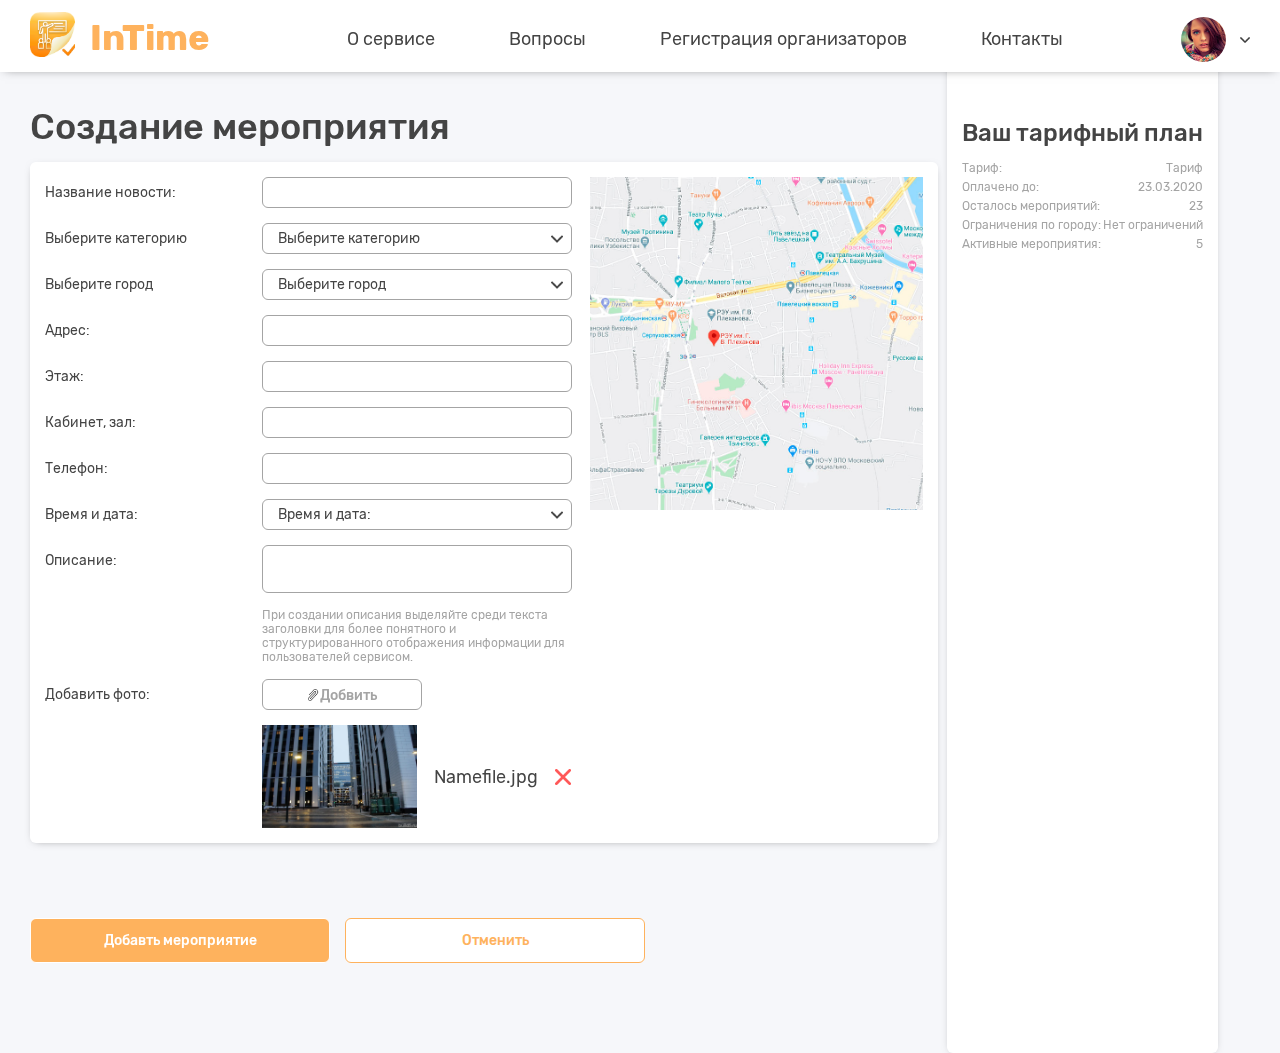
<file: html/cabinet-create-event.html>
<!DOCTYPE html>
<html>
  <body class="cabinet-wrapper">
    <!-- head-->
    <head>
      <meta charset="UTF-8">
      <meta name="viewport" content="width=device-width, initial-scale=1.0">
      <link href="../css/owl.carousel.css" type="text/css" rel="stylesheet">
      <link href="../css/style.css" type="text/css" rel="stylesheet">
      <link href="../css/response.css" type="text/css" rel="stylesheet">
      <link href="../css/jsCalendar.css" type="text/css" rel="stylesheet">
      <script src="../js/jquery-3.3.1.min.js"></script>
      <script src="../js/jquery.parallaxify.js"></script>
      <script src="../js/jquery.mask.js"></script>
      <script src="../js/clamp.js"></script>
      <script src="../js/slider.js"></script>
      <script src="../js/owl.carousel.js"></script>
      <script src="../js/control-style.js"></script>
      <script src="../js/jsCalendar.js"></script>
      <script src="../js/jsCalendar.lang.ru.js"></script>
      <script src="../js/common.js"></script>
    </head>
    <!-- head-->
    <!-- header-->
    <!-- mobile-menu-->
    <div class="mobile-menu element-show" data-showEl="0">
      <div class="mm-header main-grid">
        <div class="logo"><a href="./index.html"><img src="../images/logo.png">
            <div class="logo-text">TimeUp</div></a></div>
        <div class="close"></div>
      </div>
      <ul class="ln">
        <li> <a href="#">О сервисе</a></li>
        <li> <a href="#">FAQ</a></li>
        <li> <a href="#">Регистрация</a></li>
        <li> <a href="#">Контакты</a></li>
      </ul>
      <div class="btn-wc"><a class="btn white-border element-btn" href="#" data-showEl="1">Войти</a></div>
    </div>
    <!-- mobile-menu-->
    <header class="header-black">
      <div class="main-grid">
        <div class="logo"><a href="./index.html"><img src="../images/logo.png">
            <div class="logo-text">InTime</div></a></div>
        <nav>
          <ul>
            <li> <a href="#">О сервисе</a></li>
            <li> <a href="#">Вопросы</a></li>
            <li> <a href="#">Регистрация организаторов</a></li>
            <li> <a href="#">Контакты</a></li>
          </ul>
          <div class="btn-wc accaunt-head"><img class="accaunt-img" src="../images/face.jpg">
            <div class="accaunt-link"></div>
            <!-- mobile-menu-->
            <div class="popup-account">
              <div class="pc-head"><img class="accaunt-img" src="../images/face.jpg">
                <h3>ООО "Лабиринт"</h3>
              </div>
              <div class="pc-nav">
                <div class="pa-info">
                  <div class="name">login</div>
                  <div class="mail"> name@name.ru</div>
                </div>
                <ul>
                  <li><a href="#">Редактировать профиль</a></li>
                  <li><a href="#">Помощь</a></li>
                  <li><a href="#">Выход</a></li>
                </ul>
              </div>
            </div>
            <!-- mobile-menu-->
          </div>
        </nav>
      </div>
    </header>
    <div class="hamburger color element-btn" data-showEl="0"></div>
    <!-- header-->
    <div class="wrapper">
      <div class="stub"></div>
      <div class="cabinet-all main-grid">
        <div class="cabinet-body">
          <h2>Создание мероприятия</h2>
          <!--.registration-hint Lorem ipsum dolor sit amet, consectetur adipiscing elit. Ut pretium pretium tempor. Ut eget imperdiet neque. In volutpat ante semper diam molestie, et aliquam erat laoreet. Sed sit amet arcu aliquet, molestie justo at, auctor nunc. Phasellus ligula ipsum, volutpat eget semper id, viverra eget nibh. Suspendisse luctus mattis cursus. Nam consectetur ante at nisl hendrerit gravida. Donec vehicula rhoncus mattis. Mauris dignissim semper mattis. Fusce porttitor a mi at suscipit. Praesent facilisis dolor sapien, vel sodales augue mollis ut. Mauris venenatis magna eu tortor posuere luctus. Aenean tincidunt turpis sed dui aliquam vehicula. Praesent nec elit non dolor consectetur tincidunt sed in felis. Donec elementum, lacus at mattis tincidunt, eros magna faucibus sem, in condimentum est augue tristique risus.-->
          <div class="registration-body">
            <div class="reg-line">
              <label>
                 Название новости:</label>
              <input type="text">
            </div>
            <div class="reg-line">
              <label>Выберите категорию</label>
              <select class="style-select">
                <option>1</option>
                <option>2</option>
                <option>3</option>
              </select>
            </div>
            <div class="reg-line">
              <label>Выберите город</label>
              <select class="style-select">
                <option>1</option>
                <option>2</option>
                <option>3</option>
              </select>
            </div>
            <div class="reg-line">
              <label>
                 Адрес:</label>
              <input type="text">
            </div>
            <div class="reg-line">
              <label>
                 Этаж:</label>
              <input type="text">
            </div>
            <div class="reg-line">
              <label>
                 Кабинет, зал:</label>
              <input type="text">
            </div>
            <div class="reg-line">
              <label>
                 Телефон:</label>
              <input type="text">
            </div>
            <div class="reg-line">
              <label>Время и дата:</label>
              <select class="style-select">
                <option>1</option>
                <option>2</option>
                <option>3</option>
              </select>
            </div>
            <div class="reg-line">
              <label>
                 Описание:</label>
              <textarea></textarea>
              <div class="input-hint">При создании описания выделяйте среди текста заголовки для более понятного и структурированного отображения информации для пользователей сервисом.</div>
            </div>
            <div class="reg-line">
              <label>Добавить фото:</label>
              <div class="btn-wc"><a class="btn small btn-file" href="#"><i></i><span>Добвить</span></a></div>
            </div>
            <div class="reg-line">
              <div class="added-files-container">
                <div class="af-item"><img class="af-img" src="../images/1.jpg">
                  <div class="af-name">Namefile.jpg</div><i></i>
                </div>
              </div>
            </div>
            <div class="event-choise-map"></div>
          </div>
        </div>
        <div class="cabinet-side">
          <div class="cabinet-info">
            <h3>Ваш тарифный план</h3>
            <div class="ci-line"><span>Тариф:</span><span>Тариф</span></div>
            <div class="ci-line"><span>Оплачено до:</span><span>23.03.2020</span></div>
            <div class="ci-line"><span>Осталось мероприятий:</span><span>23</span></div>
            <div class="ci-line"><span>Ограничения по городу:</span><span>Нет ограничений</span></div>
            <div class="ci-line"><span>Активные мероприятия:</span><span>5</span></div>
          </div>
        </div>
        <div class="btn-wc-bottom">
          <input class="btn orange btn-registration" type="submit" value="Добавть мероприятие"><a class="btn orange-border btn-registration" href="#">Отменить</a>
        </div>
      </div>
    </div>
  </body>
</html>
</file>
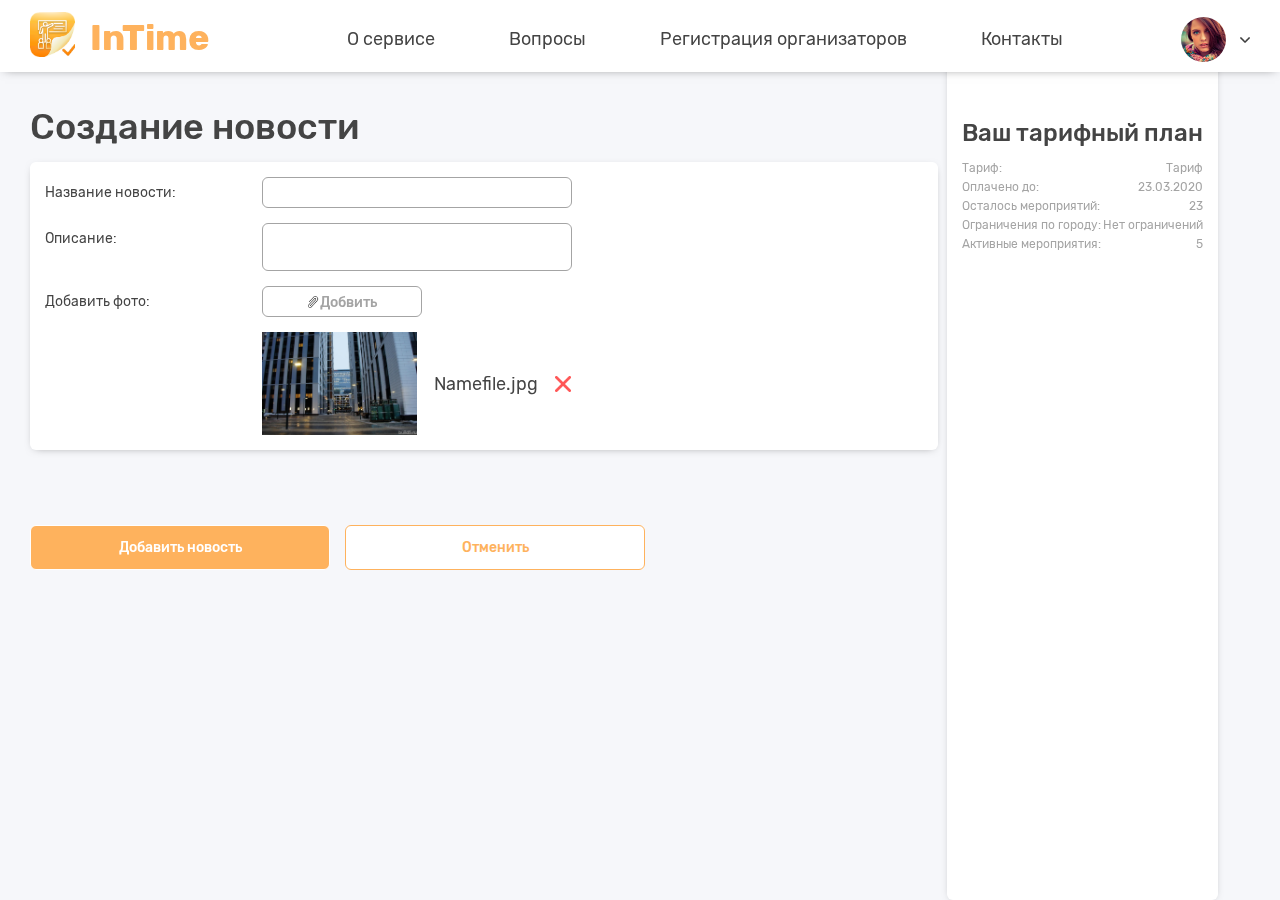
<file: html/cabinet-create-news.html>
<!DOCTYPE html>
<html>
  <body class="cabinet-wrapper">
    <!-- head-->
    <head>
      <meta charset="UTF-8">
      <meta name="viewport" content="width=device-width, initial-scale=1.0">
      <link href="../css/owl.carousel.css" type="text/css" rel="stylesheet">
      <link href="../css/style.css" type="text/css" rel="stylesheet">
      <link href="../css/response.css" type="text/css" rel="stylesheet">
      <link href="../css/jsCalendar.css" type="text/css" rel="stylesheet">
      <script src="../js/jquery-3.3.1.min.js"></script>
      <script src="../js/jquery.parallaxify.js"></script>
      <script src="../js/jquery.mask.js"></script>
      <script src="../js/clamp.js"></script>
      <script src="../js/slider.js"></script>
      <script src="../js/owl.carousel.js"></script>
      <script src="../js/control-style.js"></script>
      <script src="../js/jsCalendar.js"></script>
      <script src="../js/jsCalendar.lang.ru.js"></script>
      <script src="../js/common.js"></script>
    </head>
    <!-- head-->
    <!-- header-->
    <!-- mobile-menu-->
    <div class="mobile-menu element-show" data-showEl="0">
      <div class="mm-header main-grid">
        <div class="logo"><a href="./index.html"><img src="../images/logo.png">
            <div class="logo-text">TimeUp</div></a></div>
        <div class="close"></div>
      </div>
      <ul class="ln">
        <li> <a href="#">О сервисе</a></li>
        <li> <a href="#">FAQ</a></li>
        <li> <a href="#">Регистрация</a></li>
        <li> <a href="#">Контакты</a></li>
      </ul>
      <div class="btn-wc"><a class="btn white-border element-btn" href="#" data-showEl="1">Войти</a></div>
    </div>
    <!-- mobile-menu-->
    <header class="header-black">
      <div class="main-grid">
        <div class="logo"><a href="./index.html"><img src="../images/logo.png">
            <div class="logo-text">InTime</div></a></div>
        <nav>
          <ul>
            <li> <a href="#">О сервисе</a></li>
            <li> <a href="#">Вопросы</a></li>
            <li> <a href="#">Регистрация организаторов</a></li>
            <li> <a href="#">Контакты</a></li>
          </ul>
          <div class="btn-wc accaunt-head"><img class="accaunt-img" src="../images/face.jpg">
            <div class="accaunt-link"></div>
            <!-- mobile-menu-->
            <div class="popup-account">
              <div class="pc-head"><img class="accaunt-img" src="../images/face.jpg">
                <h3>ООО "Лабиринт"</h3>
              </div>
              <div class="pc-nav">
                <div class="pa-info">
                  <div class="name">login</div>
                  <div class="mail"> name@name.ru</div>
                </div>
                <ul>
                  <li><a href="#">Редактировать профиль</a></li>
                  <li><a href="#">Помощь</a></li>
                  <li><a href="#">Выход</a></li>
                </ul>
              </div>
            </div>
            <!-- mobile-menu-->
          </div>
        </nav>
      </div>
    </header>
    <div class="hamburger color element-btn" data-showEl="0"></div>
    <!-- header-->
    <div class="wrapper">
      <div class="stub"></div>
      <div class="cabinet-all main-grid">
        <div class="cabinet-body">
          <h2>Создание новости</h2>
          <!--.registration-hint Lorem ipsum dolor sit amet, consectetur adipiscing elit. Ut pretium pretium tempor. Ut eget imperdiet neque. In volutpat ante semper diam molestie, et aliquam erat laoreet. Sed sit amet arcu aliquet, molestie justo at, auctor nunc. Phasellus ligula ipsum, volutpat eget semper id, viverra eget nibh. Suspendisse luctus mattis cursus. Nam consectetur ante at nisl hendrerit gravida. Donec vehicula rhoncus mattis. Mauris dignissim semper mattis. Fusce porttitor a mi at suscipit. Praesent facilisis dolor sapien, vel sodales augue mollis ut. Mauris venenatis magna eu tortor posuere luctus. Aenean tincidunt turpis sed dui aliquam vehicula. Praesent nec elit non dolor consectetur tincidunt sed in felis. Donec elementum, lacus at mattis tincidunt, eros magna faucibus sem, in condimentum est augue tristique risus.-->
          <div class="registration-body">
            <div class="reg-line">
              <label>
                 Название новости:</label>
              <input type="text">
            </div>
            <div class="reg-line">
              <label>
                 Описание:</label>
              <textarea></textarea>
            </div>
            <div class="reg-line">
              <label>Добавить фото:</label>
              <div class="btn-wc"><a class="btn small btn-file" href="#"><i></i><span>Добвить</span></a></div>
            </div>
            <div class="reg-line">
              <div class="added-files-container">
                <div class="af-item"><img class="af-img" src="../images/1.jpg">
                  <div class="af-name">Namefile.jpg</div><i></i>
                </div>
              </div>
            </div>
          </div>
        </div>
        <div class="cabinet-side">
          <div class="cabinet-info">
            <h3>Ваш тарифный план</h3>
            <div class="ci-line"><span>Тариф:</span><span>Тариф</span></div>
            <div class="ci-line"><span>Оплачено до:</span><span>23.03.2020</span></div>
            <div class="ci-line"><span>Осталось мероприятий:</span><span>23</span></div>
            <div class="ci-line"><span>Ограничения по городу:</span><span>Нет ограничений</span></div>
            <div class="ci-line"><span>Активные мероприятия:</span><span>5</span></div>
          </div>
        </div>
        <div class="btn-wc-bottom">
          <input class="btn orange btn-registration" type="submit" value="Добавить новость"><a class="btn orange-border btn-registration" href="#">Отменить</a>
        </div>
      </div>
    </div>
  </body>
</html>
</file>
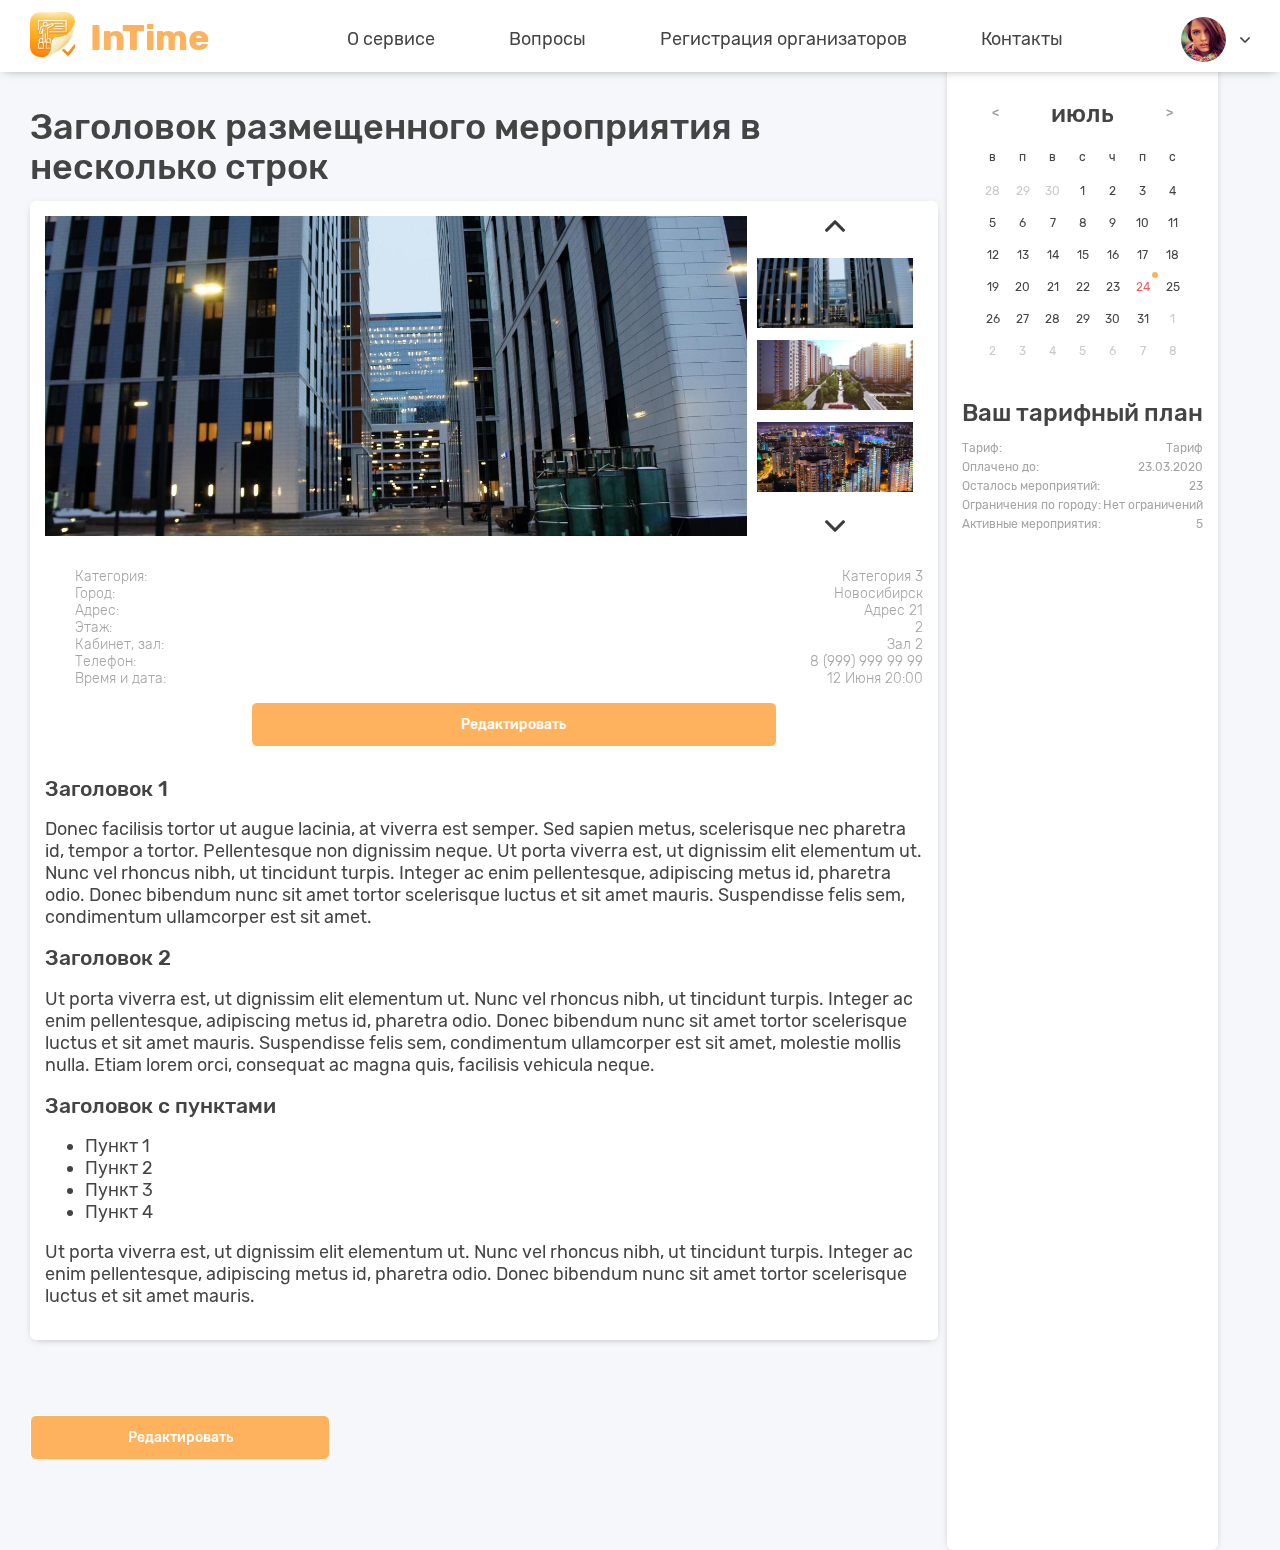
<file: html/cabinet-event.html>
<!DOCTYPE html>
<html>
  <body class="cabinet-wrapper">
    <!-- head-->
    <head>
      <meta charset="UTF-8">
      <meta name="viewport" content="width=device-width, initial-scale=1.0">
      <link href="../css/owl.carousel.css" type="text/css" rel="stylesheet">
      <link href="../css/style.css" type="text/css" rel="stylesheet">
      <link href="../css/response.css" type="text/css" rel="stylesheet">
      <link href="../css/jsCalendar.css" type="text/css" rel="stylesheet">
      <script src="../js/jquery-3.3.1.min.js"></script>
      <script src="../js/jquery.parallaxify.js"></script>
      <script src="../js/jquery.mask.js"></script>
      <script src="../js/clamp.js"></script>
      <script src="../js/slider.js"></script>
      <script src="../js/owl.carousel.js"></script>
      <script src="../js/control-style.js"></script>
      <script src="../js/jsCalendar.js"></script>
      <script src="../js/jsCalendar.lang.ru.js"></script>
      <script src="../js/common.js"></script>
    </head>
    <!-- head-->
    <!-- header-->
    <!-- mobile-menu-->
    <div class="mobile-menu element-show" data-showEl="0">
      <div class="mm-header main-grid">
        <div class="logo"><a href="./index.html"><img src="../images/logo.png">
            <div class="logo-text">TimeUp</div></a></div>
        <div class="close"></div>
      </div>
      <ul class="ln">
        <li> <a href="#">О сервисе</a></li>
        <li> <a href="#">FAQ</a></li>
        <li> <a href="#">Регистрация</a></li>
        <li> <a href="#">Контакты</a></li>
      </ul>
      <div class="btn-wc"><a class="btn white-border element-btn" href="#" data-showEl="1">Войти</a></div>
    </div>
    <!-- mobile-menu-->
    <header class="header-black">
      <div class="main-grid">
        <div class="logo"><a href="./index.html"><img src="../images/logo.png">
            <div class="logo-text">InTime</div></a></div>
        <nav>
          <ul>
            <li> <a href="#">О сервисе</a></li>
            <li> <a href="#">Вопросы</a></li>
            <li> <a href="#">Регистрация организаторов</a></li>
            <li> <a href="#">Контакты</a></li>
          </ul>
          <div class="btn-wc accaunt-head"><img class="accaunt-img" src="../images/face.jpg">
            <div class="accaunt-link"></div>
            <!-- mobile-menu-->
            <div class="popup-account">
              <div class="pc-head"><img class="accaunt-img" src="../images/face.jpg">
                <h3>ООО "Лабиринт"</h3>
              </div>
              <div class="pc-nav">
                <div class="pa-info">
                  <div class="name">login</div>
                  <div class="mail"> name@name.ru</div>
                </div>
                <ul>
                  <li><a href="#">Редактировать профиль</a></li>
                  <li><a href="#">Помощь</a></li>
                  <li><a href="#">Выход</a></li>
                </ul>
              </div>
            </div>
            <!-- mobile-menu-->
          </div>
        </nav>
      </div>
    </header>
    <div class="hamburger color element-btn" data-showEl="0"></div>
    <!-- header-->
    <div class="wrapper">
      <div class="stub"></div>
      <div class="cabinet-all main-grid">
        <div class="cabinet-body">
          <div class="cabinet-event"> 
            <h2>Заголовок размещенного мероприятия в несколько строк</h2>
            <div class="cabinet-event-container">
              <div class="ce-head">
                <div class="ce-gallery">
                  <div class="gallery-main"><img src="../images/1.jpg"></div>
                  <div class="gallery-navigation detail-all-img">
                    <div class="g-prev up"></div>
                    <div class="g-next down"></div>
                    <div class="img-container"><img class="dai-item" src="../images/1.jpg"><img class="dai-item" src="../images/2.jpg"><img class="dai-item" src="../images/3.jpg"><img class="dai-item" src="../images/4.jpg"><img class="dai-item" src="../images/1.jpg"><img class="dai-item" src="../images/2.jpg"><img class="dai-item" src="../images/3.jpg"><img class="dai-item" src="../images/4.jpg"><img class="dai-item" src="../images/1.jpg"><img class="dai-item" src="../images/2.jpg"><img class="dai-item" src="../images/3.jpg"><img class="dai-item" src="../images/4.jpg">
                    </div>
                  </div>
                </div>
                <div class="ce-info">
                  <div class="ce-line"><span>Категория:</span><span>Категория 3</span></div>
                  <div class="ce-line"><span>Город:</span><span>Новосибирск</span></div>
                  <div class="ce-line"><span>Адрес:</span><span>Адрес 21</span></div>
                  <div class="ce-line"><span>Этаж:</span><span>2</span></div>
                  <div class="ce-line"><span>Кабинет, зал:</span><span>Зал 2</span></div>
                  <div class="ce-line"><span>Телефон:</span><span>8 (999) 999 99 99</span></div>
                  <div class="ce-line"><span>Время и дата:</span><span>12 Июня 20:00</span></div>
                  <div class="btn-wc"><a class="btn orange" href="#">Редактировать </a></div>
                </div>
              </div>
              <div class="ce-body"> 
                <h3>Заголовок 1</h3>
                <p>Donec facilisis tortor ut augue lacinia, at viverra est semper. Sed sapien metus, scelerisque nec pharetra id, tempor a tortor. Pellentesque non dignissim neque. Ut porta viverra est, ut dignissim elit elementum ut. Nunc vel rhoncus nibh, ut tincidunt turpis. Integer ac enim pellentesque, adipiscing metus id, pharetra odio. Donec bibendum nunc sit amet tortor scelerisque luctus et sit amet mauris. Suspendisse felis sem, condimentum ullamcorper est sit amet.</p>
                <h3>Заголовок 2</h3>
                <p>Ut porta viverra est, ut dignissim elit elementum ut. Nunc vel rhoncus nibh, ut tincidunt turpis. Integer ac enim pellentesque, adipiscing metus id, pharetra odio. Donec bibendum nunc sit amet tortor scelerisque luctus et sit amet mauris. Suspendisse felis sem, condimentum ullamcorper est sit amet, molestie mollis nulla. Etiam lorem orci, consequat ac magna quis, facilisis vehicula neque.</p>
                <h3>Заголовок с пунктами</h3>
                <ul> 
                  <li>Пункт 1</li>
                  <li>Пункт 2</li>
                  <li>Пункт 3</li>
                  <li>Пункт 4</li>
                </ul>
                <p>Ut porta viverra est, ut dignissim elit elementum ut. Nunc vel rhoncus nibh, ut tincidunt turpis. Integer ac enim pellentesque, adipiscing metus id, pharetra odio. Donec bibendum nunc sit amet tortor scelerisque luctus et sit amet mauris. </p>
              </div>
            </div>
          </div>
        </div>
        <div class="cabinet-side">
          <div class="auto-jsCalendar" data-language="ru"></div>
          <div class="cabinet-info">
            <h3>Ваш тарифный план</h3>
            <div class="ci-line"><span>Тариф:</span><span>Тариф</span></div>
            <div class="ci-line"><span>Оплачено до:</span><span>23.03.2020</span></div>
            <div class="ci-line"><span>Осталось мероприятий:</span><span>23</span></div>
            <div class="ci-line"><span>Ограничения по городу:</span><span>Нет ограничений</span></div>
            <div class="ci-line"><span>Активные мероприятия:</span><span>5</span></div>
          </div>
        </div>
        <div class="btn-wc-bottom"><a class="btn orange" href="#">Редактировать</a></div>
      </div>
    </div>
  </body>
</html>
</file>
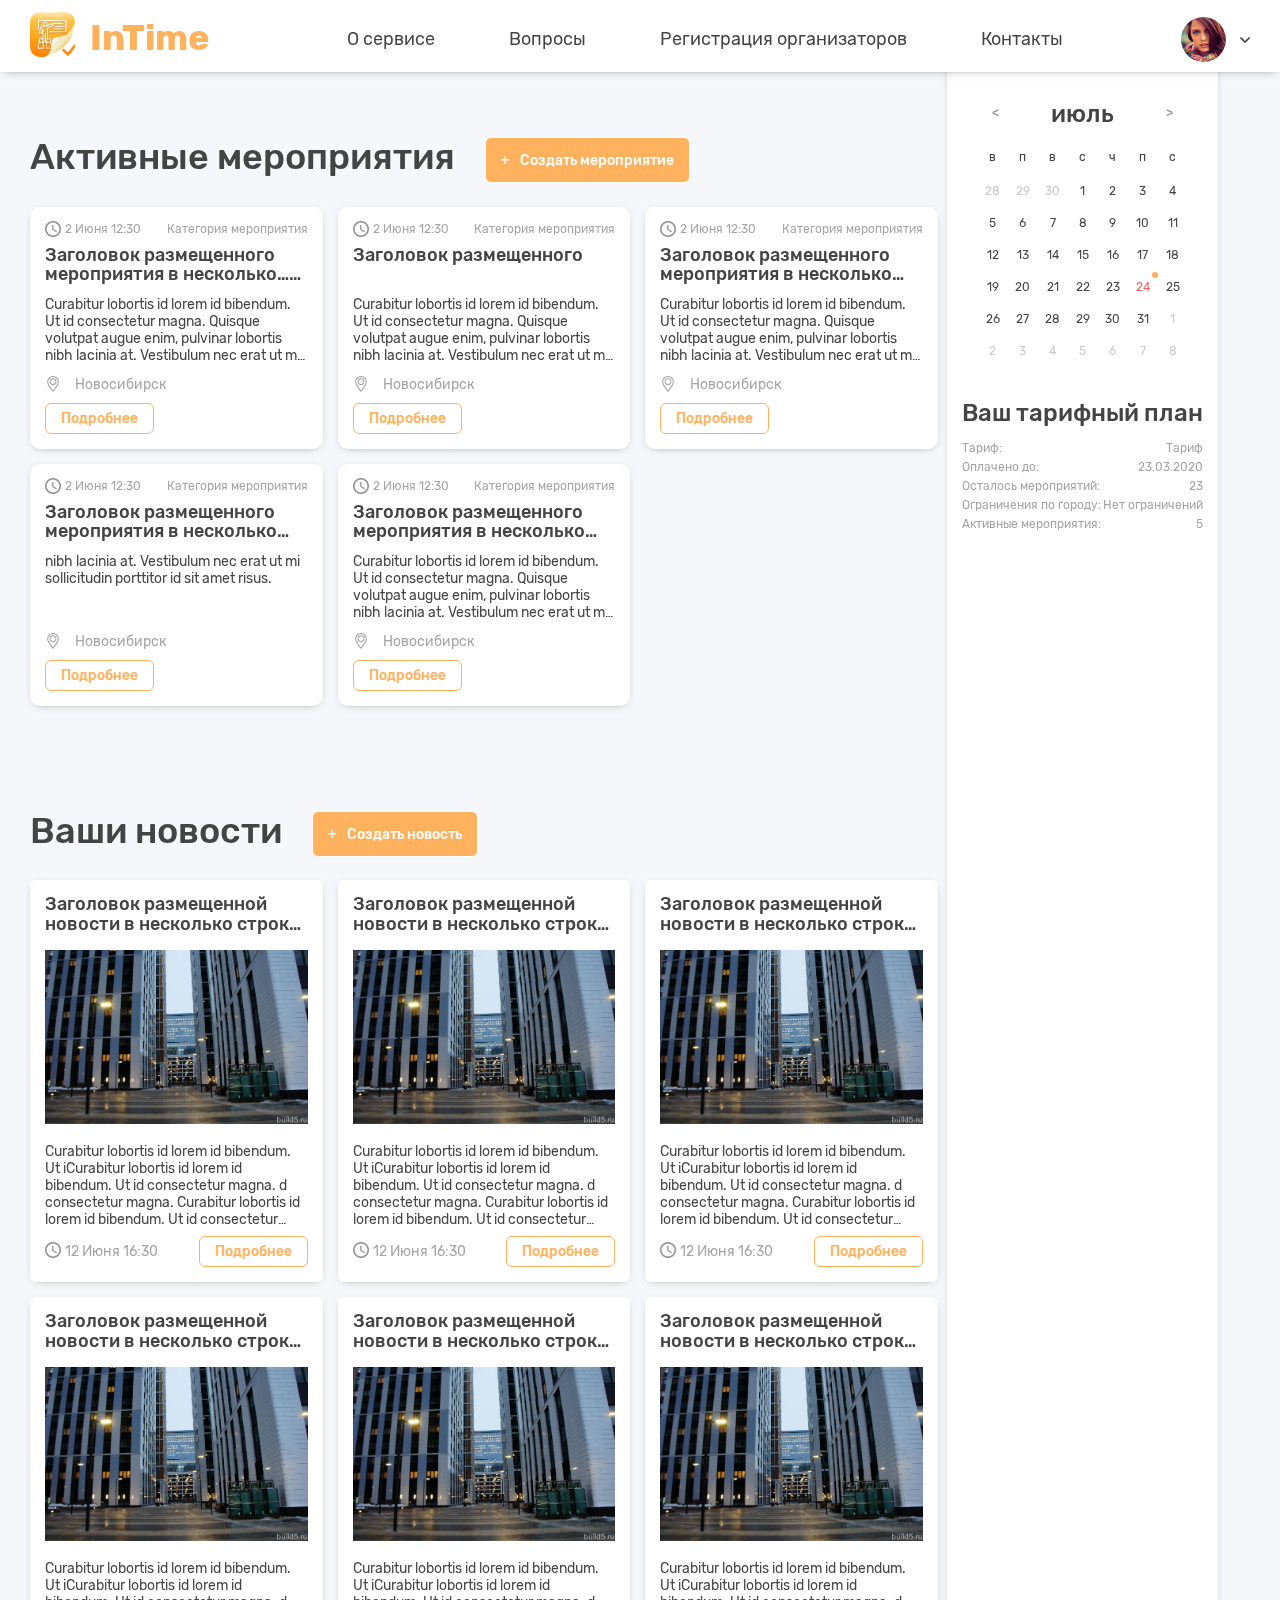
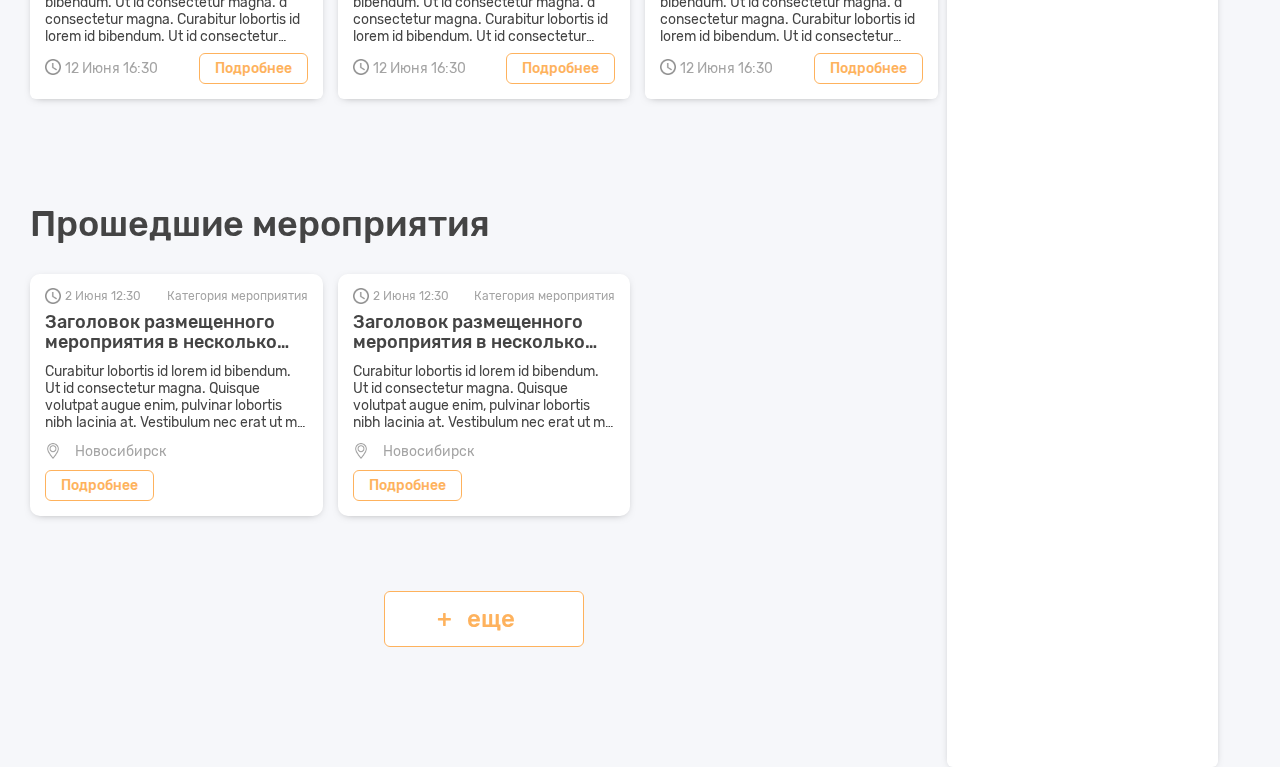
<file: html/cabinet-main.html>
<!DOCTYPE html>
<html>
  <body class="cabinet-wrapper">
    <!-- head-->
    <head>
      <meta charset="UTF-8">
      <meta name="viewport" content="width=device-width, initial-scale=1.0">
      <link href="../css/owl.carousel.css" type="text/css" rel="stylesheet">
      <link href="../css/style.css" type="text/css" rel="stylesheet">
      <link href="../css/response.css" type="text/css" rel="stylesheet">
      <link href="../css/jsCalendar.css" type="text/css" rel="stylesheet">
      <script src="../js/jquery-3.3.1.min.js"></script>
      <script src="../js/jquery.parallaxify.js"></script>
      <script src="../js/jquery.mask.js"></script>
      <script src="../js/clamp.js"></script>
      <script src="../js/slider.js"></script>
      <script src="../js/owl.carousel.js"></script>
      <script src="../js/control-style.js"></script>
      <script src="../js/jsCalendar.js"></script>
      <script src="../js/jsCalendar.lang.ru.js"></script>
      <script src="../js/common.js"></script>
    </head>
    <!-- head-->
    <!-- header-->
    <!-- mobile-menu-->
    <div class="mobile-menu element-show" data-showEl="0">
      <div class="mm-header main-grid">
        <div class="logo"><a href="./index.html"><img src="../images/logo.png">
            <div class="logo-text">TimeUp</div></a></div>
        <div class="close"></div>
      </div>
      <ul class="ln">
        <li> <a href="#">О сервисе</a></li>
        <li> <a href="#">FAQ</a></li>
        <li> <a href="#">Регистрация</a></li>
        <li> <a href="#">Контакты</a></li>
      </ul>
      <div class="btn-wc"><a class="btn white-border element-btn" href="#" data-showEl="1">Войти</a></div>
    </div>
    <!-- mobile-menu-->
    <header class="header-black">
      <div class="main-grid">
        <div class="logo"><a href="./index.html"><img src="../images/logo.png">
            <div class="logo-text">InTime</div></a></div>
        <nav>
          <ul>
            <li> <a href="#">О сервисе</a></li>
            <li> <a href="#">Вопросы</a></li>
            <li> <a href="#">Регистрация организаторов</a></li>
            <li> <a href="#">Контакты</a></li>
          </ul>
          <div class="btn-wc accaunt-head"><img class="accaunt-img" src="../images/face.jpg">
            <div class="accaunt-link"></div>
            <!-- mobile-menu-->
            <div class="popup-account">
              <div class="pc-head"><img class="accaunt-img" src="../images/face.jpg">
                <h3>ООО "Лабиринт"</h3>
              </div>
              <div class="pc-nav">
                <div class="pa-info">
                  <div class="name">login</div>
                  <div class="mail"> name@name.ru</div>
                </div>
                <ul>
                  <li><a href="#">Редактировать профиль</a></li>
                  <li><a href="#">Помощь</a></li>
                  <li><a href="#">Выход</a></li>
                </ul>
              </div>
            </div>
            <!-- mobile-menu-->
          </div>
        </nav>
      </div>
    </header>
    <div class="hamburger color element-btn" data-showEl="0"></div>
    <!-- header-->
    <div class="wrapper">
      <div class="stub"></div>
      <div class="cabinet-all main-grid">
        <div class="cabinet-body">
          <div class="subhead-cabinet">
            <h2>Активные мероприятия</h2><a class="btn orange add-element" href="#"> <i>+</i><span>Создать мероприятие</span></a>
          </div>
          <div class="event-container-cabinet main-grid">
            <div class="event-item">
              <div class="ei-head">
                <div class="data"> <i> </i>2 Июня 12:30</div>
                <div class="category-name">Категория мероприятия</div>
              </div>
              <h3>Заголовок размещенного мероприятия в несколько… мероприятия в несколько…</h3>
              <div class="description">Curabitur lobortis id lorem id bibendum. Ut id consectetur magna. Quisque volutpat augue enim, pulvinar lobortis nibh lacinia at. Vestibulum nec erat ut mi sollicitudin porttitor id sit amet risus.</div>
              <div class="ei-footer">
                <div class="place"> <i></i>Новосибирск</div>
                <div class="btn-wc"><a class="btn orange-border small" href="#">Подробнее</a></div>
              </div>
            </div>
            <div class="event-item">
              <div class="ei-head">
                <div class="data"> <i> </i>2 Июня 12:30</div>
                <div class="category-name">Категория мероприятия</div>
              </div>
              <h3>Заголовок размещенного </h3>
              <div class="description">Curabitur lobortis id lorem id bibendum. Ut id consectetur magna. Quisque volutpat augue enim, pulvinar lobortis nibh lacinia at. Vestibulum nec erat ut mi sollicitudin porttitor id sit amet risus.</div>
              <div class="ei-footer">
                <div class="place"> <i></i>Новосибирск</div>
                <div class="btn-wc"><a class="btn orange-border small" href="#">Подробнее</a></div>
              </div>
            </div>
            <div class="event-item">
              <div class="ei-head">
                <div class="data"> <i> </i>2 Июня 12:30</div>
                <div class="category-name">Категория мероприятия</div>
              </div>
              <h3>Заголовок размещенного мероприятия в несколько…</h3>
              <div class="description">Curabitur lobortis id lorem id bibendum. Ut id consectetur magna. Quisque volutpat augue enim, pulvinar lobortis nibh lacinia at. Vestibulum nec erat ut mi sollicitudin porttitor id sit amet risus.</div>
              <div class="ei-footer">
                <div class="place"> <i></i>Новосибирск</div>
                <div class="btn-wc"><a class="btn orange-border small" href="#">Подробнее</a></div>
              </div>
            </div>
            <div class="event-item">
              <div class="ei-head">
                <div class="data"> <i> </i>2 Июня 12:30</div>
                <div class="category-name">Категория мероприятия</div>
              </div>
              <h3>Заголовок размещенного мероприятия в несколько…</h3>
              <div class="description"> nibh lacinia at. Vestibulum nec erat ut mi sollicitudin porttitor id sit amet risus.</div>
              <div class="ei-footer">
                <div class="place"> <i></i>Новосибирск</div>
                <div class="btn-wc"><a class="btn orange-border small" href="#">Подробнее</a></div>
              </div>
            </div>
            <div class="event-item">
              <div class="ei-head">
                <div class="data"> <i> </i>2 Июня 12:30</div>
                <div class="category-name">Категория мероприятия</div>
              </div>
              <h3>Заголовок размещенного мероприятия в несколько…</h3>
              <div class="description">Curabitur lobortis id lorem id bibendum. Ut id consectetur magna. Quisque volutpat augue enim, pulvinar lobortis nibh lacinia at. Vestibulum nec erat ut mi sollicitudin porttitor id sit amet risus.</div>
              <div class="ei-footer">
                <div class="place"> <i></i>Новосибирск</div>
                <div class="btn-wc"><a class="btn orange-border small" href="#">Подробнее</a></div>
              </div>
            </div>
          </div>
          <div class="subhead-cabinet">
            <h2>Ваши новости</h2><a class="btn orange add-element" href="#"> <i>+</i><span>Создать новость</span></a>
          </div>
          <div class="event-container-cabinet main-grid">
            <div class="news-item">
              <h3>Заголовок размещенной новости в несколько строк Заголовок размещенной новости в несколько строк</h3><img src="../images/1.jpg">
              <div class="description">Curabitur lobortis id lorem id bibendum. Ut iCurabitur lobortis id lorem id bibendum. Ut id consectetur magna. d consectetur magna. Curabitur lobortis id lorem id bibendum. Ut id consectetur magna. Quisque volutpat augue enim, pulvinar lobortis nibh…</div>
              <div class="ni-footer">
                <div class="data"><i></i>12 Июня 16:30</div>
                <div class="btn-wc"><a class="btn orange-border small" href="#">Подробнее</a></div>
              </div>
            </div>
            <div class="news-item">
              <h3>Заголовок размещенной новости в несколько строк Заголовок размещенной новости в несколько строк</h3><img src="../images/1.jpg">
              <div class="description">Curabitur lobortis id lorem id bibendum. Ut iCurabitur lobortis id lorem id bibendum. Ut id consectetur magna. d consectetur magna. Curabitur lobortis id lorem id bibendum. Ut id consectetur magna. Quisque volutpat augue enim, pulvinar lobortis nibh…</div>
              <div class="ni-footer">
                <div class="data"><i></i>12 Июня 16:30</div>
                <div class="btn-wc"><a class="btn orange-border small" href="#">Подробнее</a></div>
              </div>
            </div>
            <div class="news-item">
              <h3>Заголовок размещенной новости в несколько строк Заголовок размещенной новости в несколько строк</h3><img src="../images/1.jpg">
              <div class="description">Curabitur lobortis id lorem id bibendum. Ut iCurabitur lobortis id lorem id bibendum. Ut id consectetur magna. d consectetur magna. Curabitur lobortis id lorem id bibendum. Ut id consectetur magna. Quisque volutpat augue enim, pulvinar lobortis nibh…</div>
              <div class="ni-footer">
                <div class="data"><i></i>12 Июня 16:30</div>
                <div class="btn-wc"><a class="btn orange-border small" href="#">Подробнее</a></div>
              </div>
            </div>
            <div class="news-item">
              <h3>Заголовок размещенной новости в несколько строк Заголовок размещенной новости в несколько строк</h3><img src="../images/1.jpg">
              <div class="description">Curabitur lobortis id lorem id bibendum. Ut iCurabitur lobortis id lorem id bibendum. Ut id consectetur magna. d consectetur magna. Curabitur lobortis id lorem id bibendum. Ut id consectetur magna. Quisque volutpat augue enim, pulvinar lobortis nibh…</div>
              <div class="ni-footer">
                <div class="data"><i></i>12 Июня 16:30</div>
                <div class="btn-wc"><a class="btn orange-border small" href="#">Подробнее</a></div>
              </div>
            </div>
            <div class="news-item">
              <h3>Заголовок размещенной новости в несколько строк Заголовок размещенной новости в несколько строк</h3><img src="../images/1.jpg">
              <div class="description">Curabitur lobortis id lorem id bibendum. Ut iCurabitur lobortis id lorem id bibendum. Ut id consectetur magna. d consectetur magna. Curabitur lobortis id lorem id bibendum. Ut id consectetur magna. Quisque volutpat augue enim, pulvinar lobortis nibh…</div>
              <div class="ni-footer">
                <div class="data"><i></i>12 Июня 16:30</div>
                <div class="btn-wc"><a class="btn orange-border small" href="#">Подробнее</a></div>
              </div>
            </div>
            <div class="news-item">
              <h3>Заголовок размещенной новости в несколько строк Заголовок размещенной новости в несколько строк</h3><img src="../images/1.jpg">
              <div class="description">Curabitur lobortis id lorem id bibendum. Ut iCurabitur lobortis id lorem id bibendum. Ut id consectetur magna. d consectetur magna. Curabitur lobortis id lorem id bibendum. Ut id consectetur magna. Quisque volutpat augue enim, pulvinar lobortis nibh…</div>
              <div class="ni-footer">
                <div class="data"><i></i>12 Июня 16:30</div>
                <div class="btn-wc"><a class="btn orange-border small" href="#">Подробнее</a></div>
              </div>
            </div>
          </div>
          <div class="subhead-cabinet">
            <h2>Прошедшие мероприятия</h2>
          </div>
          <div class="event-container-cabinet main-grid">
            <div class="event-item">
              <div class="ei-head">
                <div class="data"> <i> </i>2 Июня 12:30</div>
                <div class="category-name">Категория мероприятия</div>
              </div>
              <h3>Заголовок размещенного мероприятия в несколько…</h3>
              <div class="description">Curabitur lobortis id lorem id bibendum. Ut id consectetur magna. Quisque volutpat augue enim, pulvinar lobortis nibh lacinia at. Vestibulum nec erat ut mi sollicitudin porttitor id sit amet risus.</div>
              <div class="ei-footer">
                <div class="place"> <i></i>Новосибирск</div>
                <div class="btn-wc"><a class="btn orange-border small" href="#">Подробнее</a></div>
              </div>
            </div>
            <div class="event-item">
              <div class="ei-head">
                <div class="data"> <i> </i>2 Июня 12:30</div>
                <div class="category-name">Категория мероприятия</div>
              </div>
              <h3>Заголовок размещенного мероприятия в несколько…</h3>
              <div class="description">Curabitur lobortis id lorem id bibendum. Ut id consectetur magna. Quisque volutpat augue enim, pulvinar lobortis nibh lacinia at. Vestibulum nec erat ut mi sollicitudin porttitor id sit amet risus.</div>
              <div class="ei-footer">
                <div class="place"> <i></i>Новосибирск</div>
                <div class="btn-wc"><a class="btn orange-border small" href="#">Подробнее</a></div>
              </div>
            </div>
          </div>
          <div class="upload-btn-container"><a class="btn orange-border upload-more"><i>+</i><span>еще</span></a></div>
        </div>
        <div class="cabinet-side">
          <div class="auto-jsCalendar" data-language="ru"></div>
          <div class="cabinet-info">
            <h3>Ваш тарифный план</h3>
            <div class="ci-line"><span>Тариф:</span><span>Тариф</span></div>
            <div class="ci-line"><span>Оплачено до:</span><span>23.03.2020</span></div>
            <div class="ci-line"><span>Осталось мероприятий:</span><span>23</span></div>
            <div class="ci-line"><span>Ограничения по городу:</span><span>Нет ограничений</span></div>
            <div class="ci-line"><span>Активные мероприятия:</span><span>5</span></div>
          </div>
        </div>
      </div>
    </div>
  </body>
</html>
</file>
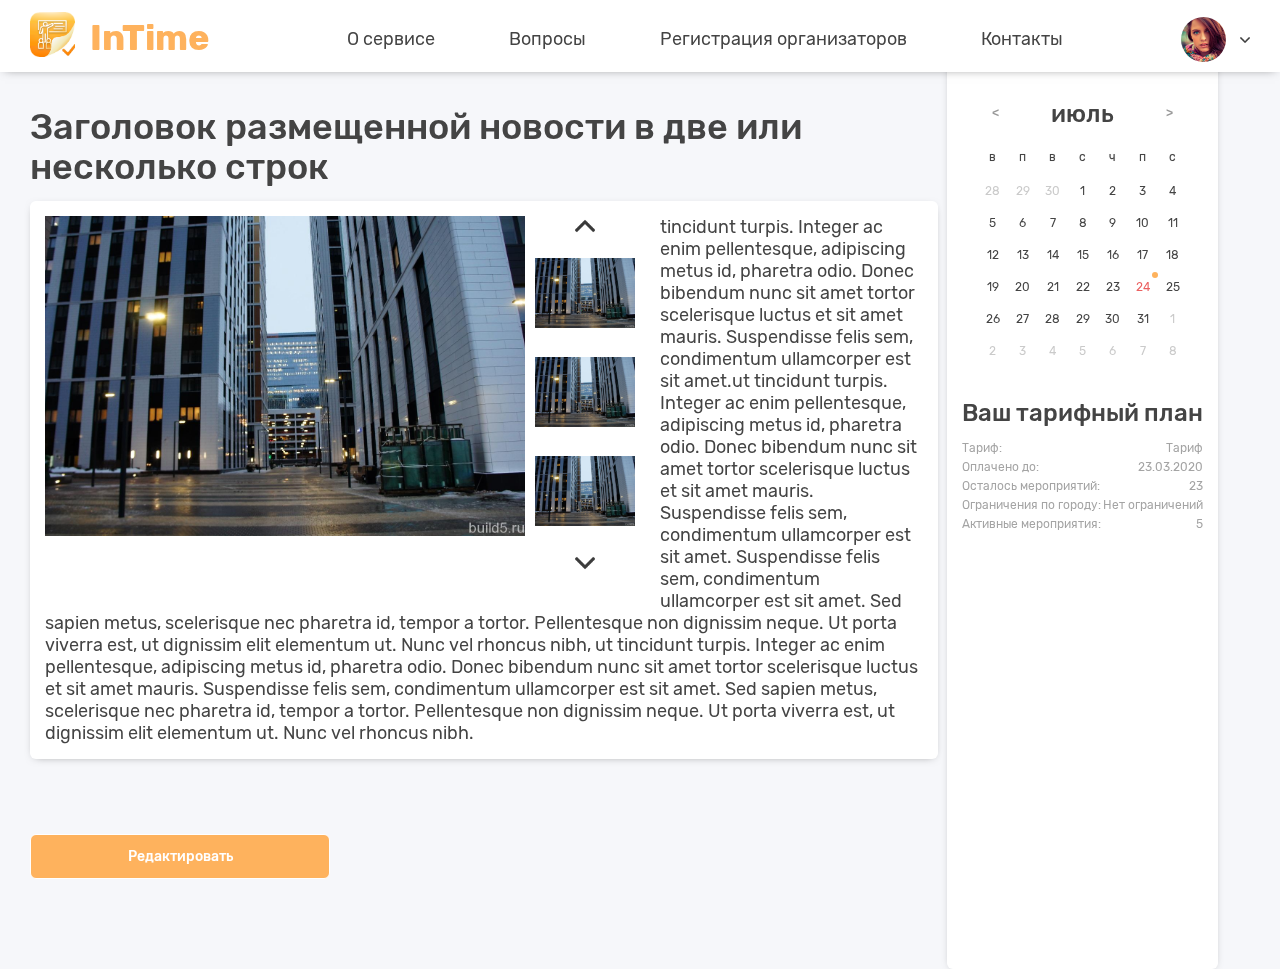
<file: html/cabinet-news.html>
<!DOCTYPE html>
<html>
  <body class="cabinet-wrapper">
    <!-- head-->
    <head>
      <meta charset="UTF-8">
      <meta name="viewport" content="width=device-width, initial-scale=1.0">
      <link href="../css/owl.carousel.css" type="text/css" rel="stylesheet">
      <link href="../css/style.css" type="text/css" rel="stylesheet">
      <link href="../css/response.css" type="text/css" rel="stylesheet">
      <link href="../css/jsCalendar.css" type="text/css" rel="stylesheet">
      <script src="../js/jquery-3.3.1.min.js"></script>
      <script src="../js/jquery.parallaxify.js"></script>
      <script src="../js/jquery.mask.js"></script>
      <script src="../js/clamp.js"></script>
      <script src="../js/slider.js"></script>
      <script src="../js/owl.carousel.js"></script>
      <script src="../js/control-style.js"></script>
      <script src="../js/jsCalendar.js"></script>
      <script src="../js/jsCalendar.lang.ru.js"></script>
      <script src="../js/common.js"></script>
    </head>
    <!-- head-->
    <!-- header-->
    <!-- mobile-menu-->
    <div class="mobile-menu element-show" data-showEl="0">
      <div class="mm-header main-grid">
        <div class="logo"><a href="./index.html"><img src="../images/logo.png">
            <div class="logo-text">TimeUp</div></a></div>
        <div class="close"></div>
      </div>
      <ul class="ln">
        <li> <a href="#">О сервисе</a></li>
        <li> <a href="#">FAQ</a></li>
        <li> <a href="#">Регистрация</a></li>
        <li> <a href="#">Контакты</a></li>
      </ul>
      <div class="btn-wc"><a class="btn white-border element-btn" href="#" data-showEl="1">Войти</a></div>
    </div>
    <!-- mobile-menu-->
    <header class="header-black">
      <div class="main-grid">
        <div class="logo"><a href="./index.html"><img src="../images/logo.png">
            <div class="logo-text">InTime</div></a></div>
        <nav>
          <ul>
            <li> <a href="#">О сервисе</a></li>
            <li> <a href="#">Вопросы</a></li>
            <li> <a href="#">Регистрация организаторов</a></li>
            <li> <a href="#">Контакты</a></li>
          </ul>
          <div class="btn-wc accaunt-head"><img class="accaunt-img" src="../images/face.jpg">
            <div class="accaunt-link"></div>
            <!-- mobile-menu-->
            <div class="popup-account">
              <div class="pc-head"><img class="accaunt-img" src="../images/face.jpg">
                <h3>ООО "Лабиринт"</h3>
              </div>
              <div class="pc-nav">
                <div class="pa-info">
                  <div class="name">login</div>
                  <div class="mail"> name@name.ru</div>
                </div>
                <ul>
                  <li><a href="#">Редактировать профиль</a></li>
                  <li><a href="#">Помощь</a></li>
                  <li><a href="#">Выход</a></li>
                </ul>
              </div>
            </div>
            <!-- mobile-menu-->
          </div>
        </nav>
      </div>
    </header>
    <div class="hamburger color element-btn" data-showEl="0"></div>
    <!-- header-->
    <div class="wrapper">
      <div class="stub"></div>
      <div class="cabinet-all main-grid"> 
        <div class="cabinet-body">
          <div class="cabinet-event"> 
            <h2>Заголовок размещенной новости в две или несколько строк</h2>
            <div class="cabinet-event-container cabinet-news-container">
              <div class="ce-head">
                <div class="ce-gallery">
                  <div class="gallery-main"><img src="../images/1.jpg"></div>
                  <div class="gallery-navigation">
                    <div class="g-prev"></div>
                    <div class="g-next"></div>
                    <div class="img-container"><img src="../images/1.jpg"><img src="../images/1.jpg"><img src="../images/1.jpg"></div>
                  </div>
                </div>
              </div>
              <div class="ce-body"> 
                <ut>tincidunt turpis. Integer ac enim pellentesque, adipiscing metus id, pharetra odio. Donec bibendum nunc sit amet tortor scelerisque luctus et sit amet mauris. Suspendisse felis sem, condimentum ullamcorper est sit amet.ut tincidunt turpis. Integer ac enim pellentesque, adipiscing metus id, pharetra odio. Donec bibendum nunc sit amet tortor scelerisque luctus et sit amet mauris. Suspendisse felis sem, condimentum ullamcorper est sit amet. Suspendisse felis sem, condimentum ullamcorper est sit amet. Sed sapien metus, scelerisque nec pharetra id, tempor a tortor. Pellentesque non dignissim neque. Ut porta viverra est, ut dignissim elit elementum ut. Nunc vel rhoncus nibh, ut tincidunt turpis. Integer ac enim pellentesque, adipiscing metus id, pharetra odio. Donec bibendum nunc sit amet tortor scelerisque luctus et sit amet mauris. Suspendisse felis sem, condimentum ullamcorper est sit amet. Sed sapien metus, scelerisque nec pharetra id, tempor a tortor. Pellentesque non dignissim neque. Ut porta viverra est, ut dignissim elit elementum ut. Nunc vel rhoncus nibh.</ut>
              </div>
            </div>
          </div>
        </div>
        <div class="cabinet-side">
          <div class="auto-jsCalendar" data-language="ru"></div>
          <div class="cabinet-info">
            <h3>Ваш тарифный план</h3>
            <div class="ci-line"><span>Тариф:</span><span>Тариф</span></div>
            <div class="ci-line"><span>Оплачено до:</span><span>23.03.2020</span></div>
            <div class="ci-line"><span>Осталось мероприятий:</span><span>23</span></div>
            <div class="ci-line"><span>Ограничения по городу:</span><span>Нет ограничений</span></div>
            <div class="ci-line"><span>Активные мероприятия:</span><span>5</span></div>
          </div>
        </div>
        <div class="btn-wc-bottom"><a class="btn orange" href="#">Редактировать</a></div>
      </div>
    </div>
  </body>
</html>
</file>
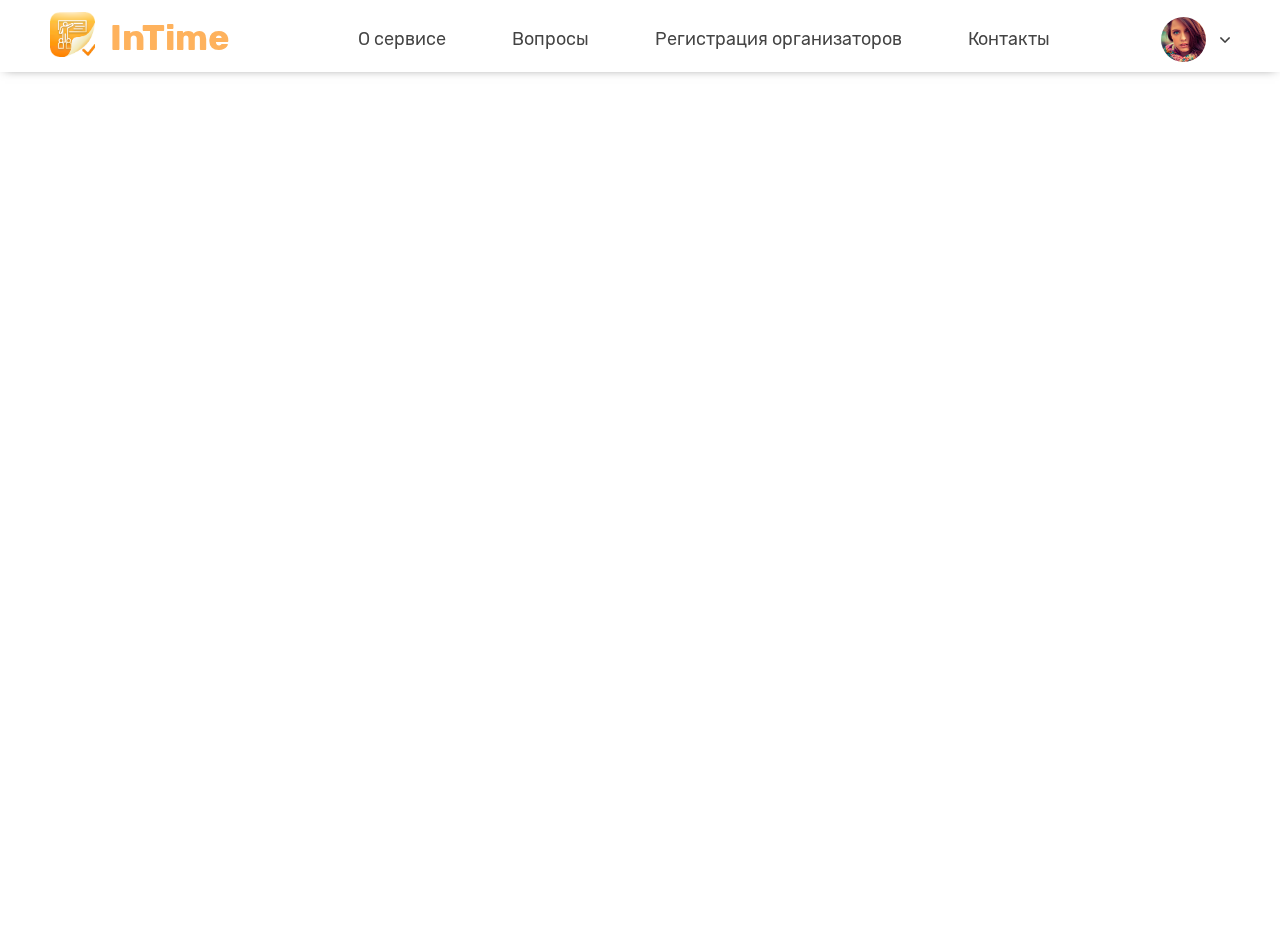
<file: html/canvas.html>
<!DOCTYPE html>
<html>
  <body>
    <!-- head-->
    <head>
      <meta charset="UTF-8">
      <meta name="viewport" content="width=device-width, initial-scale=1.0">
      <link href="../css/owl.carousel.css" type="text/css" rel="stylesheet">
      <link href="../css/style.css" type="text/css" rel="stylesheet">
      <link href="../css/response.css" type="text/css" rel="stylesheet">
      <link href="../css/jsCalendar.css" type="text/css" rel="stylesheet">
      <script src="../js/jquery-3.3.1.min.js"></script>
      <script src="../js/jquery.parallaxify.js"></script>
      <script src="../js/jquery.mask.js"></script>
      <script src="../js/clamp.js"></script>
      <script src="../js/slider.js"></script>
      <script src="../js/owl.carousel.js"></script>
      <script src="../js/control-style.js"></script>
      <script src="../js/jsCalendar.js"></script>
      <script src="../js/jsCalendar.lang.ru.js"></script>
      <script src="../js/common.js"></script>
    </head>
    <!-- head-->
    <!-- header-->
    <!-- mobile-menu-->
    <div class="mobile-menu element-show" data-showEl="0">
      <div class="mm-header main-grid">
        <div class="logo"><a href="./index.html"><img src="../images/logo.png">
            <div class="logo-text">TimeUp</div></a></div>
        <div class="close"></div>
      </div>
      <ul class="ln">
        <li> <a href="#">О сервисе</a></li>
        <li> <a href="#">FAQ</a></li>
        <li> <a href="#">Регистрация</a></li>
        <li> <a href="#">Контакты</a></li>
      </ul>
      <div class="btn-wc"><a class="btn white-border element-btn" href="#" data-showEl="1">Войти</a></div>
    </div>
    <!-- mobile-menu-->
    <header class="header-black">
      <div class="main-grid">
        <div class="logo"><a href="./index.html"><img src="../images/logo.png">
            <div class="logo-text">InTime</div></a></div>
        <nav>
          <ul>
            <li> <a href="#">О сервисе</a></li>
            <li> <a href="#">Вопросы</a></li>
            <li> <a href="#">Регистрация организаторов</a></li>
            <li> <a href="#">Контакты</a></li>
          </ul>
          <div class="btn-wc accaunt-head"><img class="accaunt-img" src="../images/face.jpg">
            <div class="accaunt-link"></div>
            <!-- mobile-menu-->
            <div class="popup-account">
              <div class="pc-head"><img class="accaunt-img" src="../images/face.jpg">
                <h3>ООО "Лабиринт"</h3>
              </div>
              <div class="pc-nav">
                <div class="pa-info">
                  <div class="name">login</div>
                  <div class="mail"> name@name.ru</div>
                </div>
                <ul>
                  <li><a href="#">Редактировать профиль</a></li>
                  <li><a href="#">Помощь</a></li>
                  <li><a href="#">Выход</a></li>
                </ul>
              </div>
            </div>
            <!-- mobile-menu-->
          </div>
        </nav>
      </div>
    </header>
    <div class="hamburger color element-btn" data-showEl="0"></div>
    <!-- header-->
    <div class="stub"></div>
    <div class="canvas-container">
      <canvas id="canvas" width="1920px" height="860px"></canvas>
    </div>
  </body>
</html>
</file>
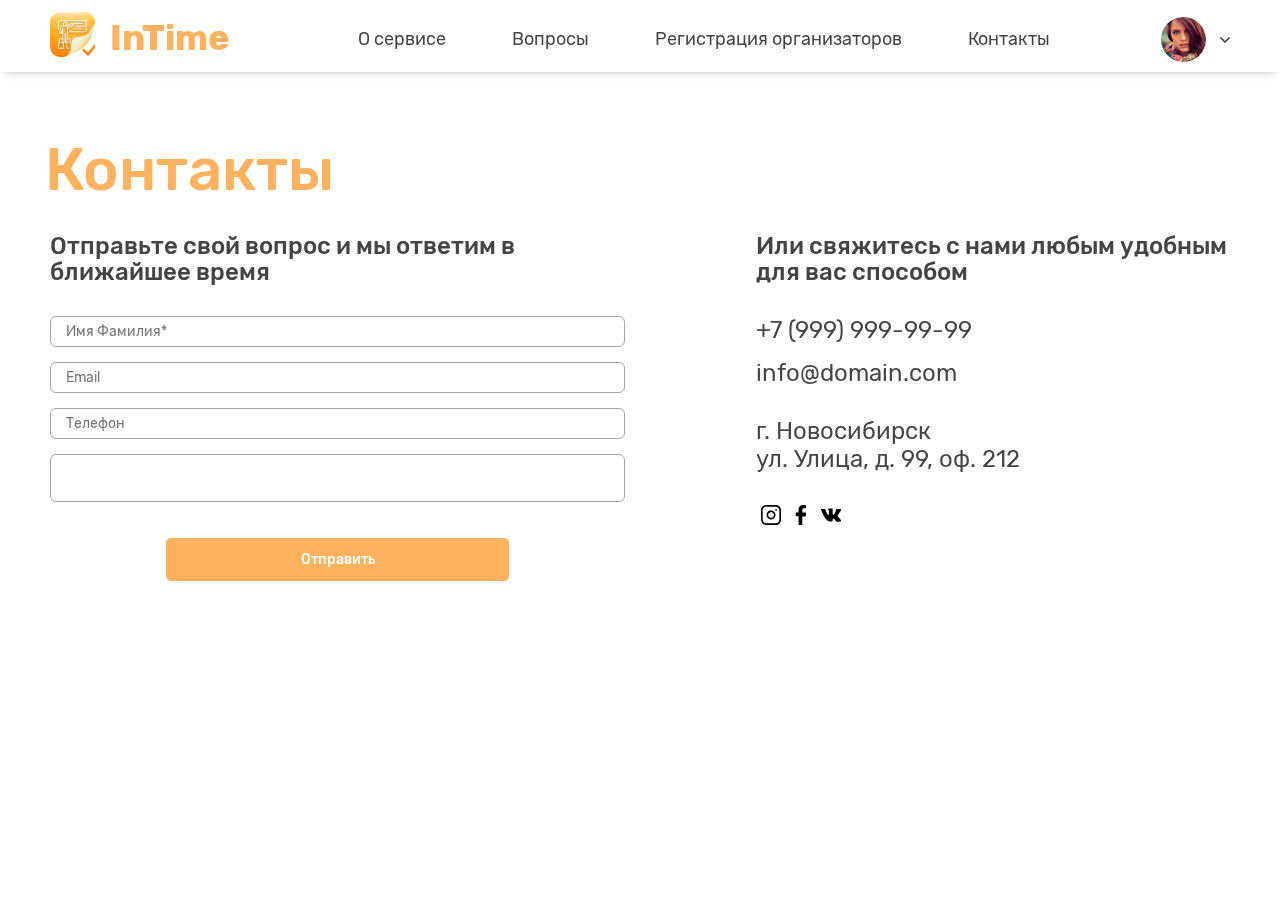
<file: html/contacts-page.html>
<!DOCTYPE html>
<html>
  <body>
    <!-- head-->
    <head>
      <meta charset="UTF-8">
      <meta name="viewport" content="width=device-width, initial-scale=1.0">
      <link href="../css/owl.carousel.css" type="text/css" rel="stylesheet">
      <link href="../css/style.css" type="text/css" rel="stylesheet">
      <link href="../css/response.css" type="text/css" rel="stylesheet">
      <link href="../css/jsCalendar.css" type="text/css" rel="stylesheet">
      <script src="../js/jquery-3.3.1.min.js"></script>
      <script src="../js/jquery.parallaxify.js"></script>
      <script src="../js/jquery.mask.js"></script>
      <script src="../js/clamp.js"></script>
      <script src="../js/slider.js"></script>
      <script src="../js/owl.carousel.js"></script>
      <script src="../js/control-style.js"></script>
      <script src="../js/jsCalendar.js"></script>
      <script src="../js/jsCalendar.lang.ru.js"></script>
      <script src="../js/common.js"></script>
    </head>
    <!-- head-->
    <!-- header-->
    <!-- mobile-menu-->
    <div class="mobile-menu element-show" data-showEl="0">
      <div class="mm-header main-grid">
        <div class="logo"><a href="./index.html"><img src="../images/logo.png">
            <div class="logo-text">TimeUp</div></a></div>
        <div class="close"></div>
      </div>
      <ul class="ln">
        <li> <a href="#">О сервисе</a></li>
        <li> <a href="#">FAQ</a></li>
        <li> <a href="#">Регистрация</a></li>
        <li> <a href="#">Контакты</a></li>
      </ul>
      <div class="btn-wc"><a class="btn white-border element-btn" href="#" data-showEl="1">Войти</a></div>
    </div>
    <!-- mobile-menu-->
    <header class="header-black">
      <div class="main-grid">
        <div class="logo"><a href="./index.html"><img src="../images/logo.png">
            <div class="logo-text">InTime</div></a></div>
        <nav>
          <ul>
            <li> <a href="#">О сервисе</a></li>
            <li> <a href="#">Вопросы</a></li>
            <li> <a href="#">Регистрация организаторов</a></li>
            <li> <a href="#">Контакты</a></li>
          </ul>
          <div class="btn-wc accaunt-head"><img class="accaunt-img" src="../images/face.jpg">
            <div class="accaunt-link"></div>
            <!-- mobile-menu-->
            <div class="popup-account">
              <div class="pc-head"><img class="accaunt-img" src="../images/face.jpg">
                <h3>ООО "Лабиринт"</h3>
              </div>
              <div class="pc-nav">
                <div class="pa-info">
                  <div class="name">login</div>
                  <div class="mail"> name@name.ru</div>
                </div>
                <ul>
                  <li><a href="#">Редактировать профиль</a></li>
                  <li><a href="#">Помощь</a></li>
                  <li><a href="#">Выход</a></li>
                </ul>
              </div>
            </div>
            <!-- mobile-menu-->
          </div>
        </nav>
      </div>
    </header>
    <div class="hamburger color element-btn" data-showEl="0"></div>
    <!-- header-->
    <div class="wrapper">
      <div class="stub"></div>
      <h1 class="global color">Контакты</h1>
      <div class="contacts-page main-grid">
        <div class="form">
          <h2>Отправьте свой вопрос и мы ответим в ближайшее время</h2>
          <div>
            <input type="text" placeholder="Имя Фамилия*">
            <input type="text" placeholder="Email">
            <input type="text" placeholder="Телефон">
            <textarea></textarea>
            <input class="btn orange" type="submit" value="Отправить">
          </div>
        </div>
        <div class="feedback"> 
          <h2>Или свяжитесь с нами любым удобным для вас способом</h2>
          <div class="phone">+7 (999) 999-99-99 </div>
          <div class="mail">info@domain.com</div>
          <div class="address">г. Новосибирск<br>ул. Улица, д. 99, оф. 212</div>
          <div class="social"><a href="#"><i class="inst"></i></a><a href="#"><i class="fb"></i></a><a href="#"><i class="vk"></i></a></div>
        </div>
      </div>
    </div>
  </body>
</html>
</file>
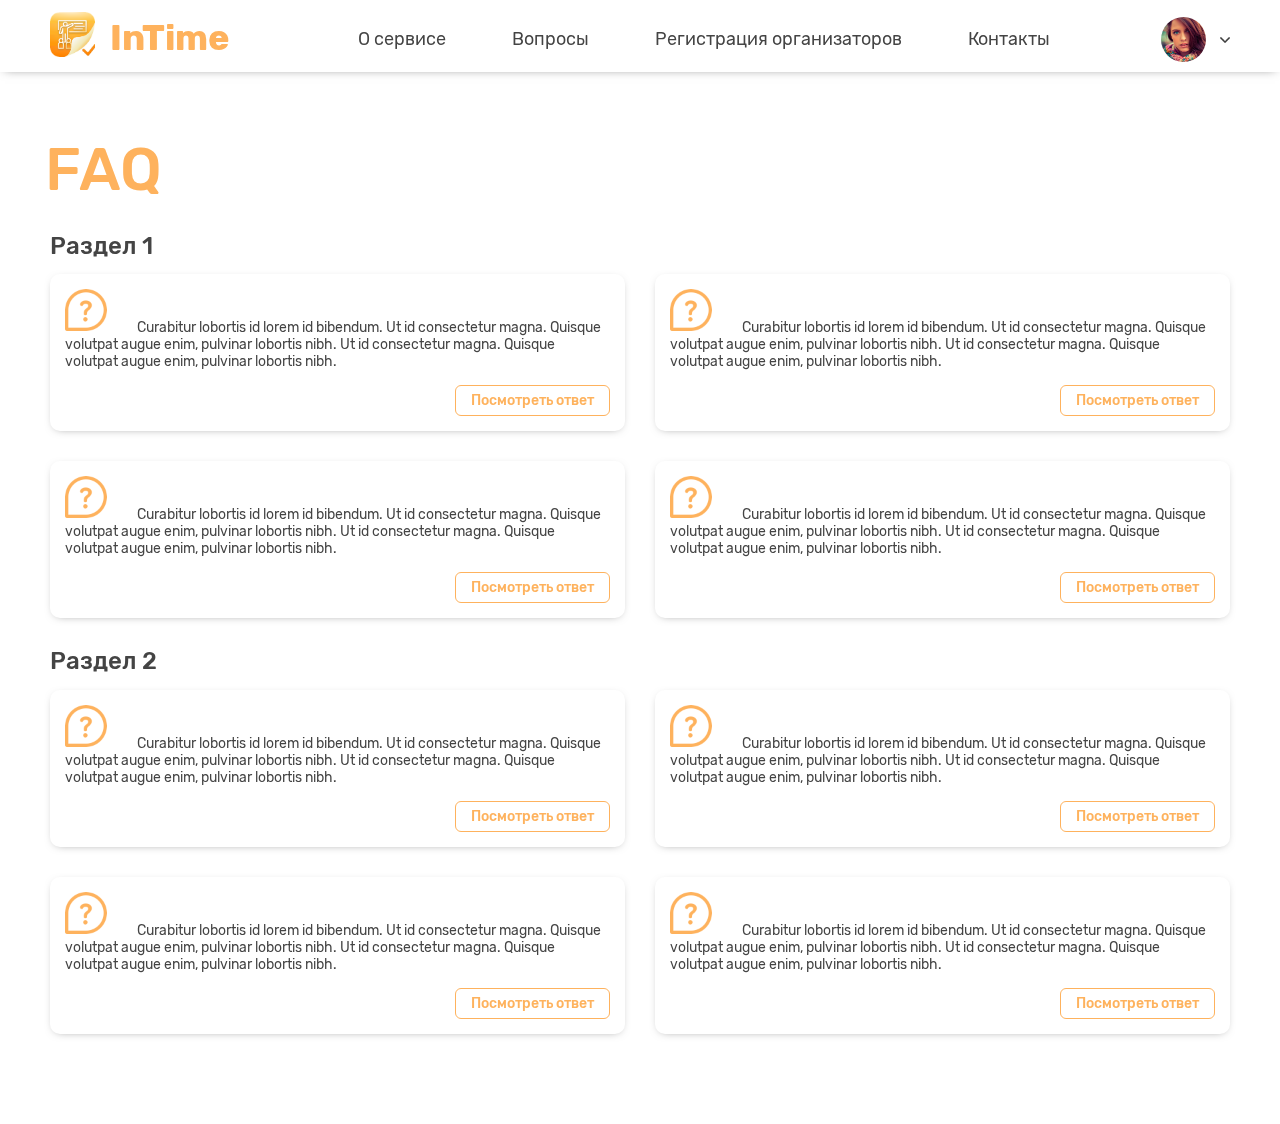
<file: html/quest-answ.html>
<!DOCTYPE html>
<html>
  <body>
    <!-- head-->
    <head>
      <meta charset="UTF-8">
      <meta name="viewport" content="width=device-width, initial-scale=1.0">
      <link href="../css/owl.carousel.css" type="text/css" rel="stylesheet">
      <link href="../css/style.css" type="text/css" rel="stylesheet">
      <link href="../css/response.css" type="text/css" rel="stylesheet">
      <link href="../css/jsCalendar.css" type="text/css" rel="stylesheet">
      <script src="../js/jquery-3.3.1.min.js"></script>
      <script src="../js/jquery.parallaxify.js"></script>
      <script src="../js/jquery.mask.js"></script>
      <script src="../js/clamp.js"></script>
      <script src="../js/slider.js"></script>
      <script src="../js/owl.carousel.js"></script>
      <script src="../js/control-style.js"></script>
      <script src="../js/jsCalendar.js"></script>
      <script src="../js/jsCalendar.lang.ru.js"></script>
      <script src="../js/common.js"></script>
    </head>
    <!-- head-->
    <!-- header-->
    <!-- mobile-menu-->
    <div class="mobile-menu element-show" data-showEl="0">
      <div class="mm-header main-grid">
        <div class="logo"><a href="./index.html"><img src="../images/logo.png">
            <div class="logo-text">TimeUp</div></a></div>
        <div class="close"></div>
      </div>
      <ul class="ln">
        <li> <a href="#">О сервисе</a></li>
        <li> <a href="#">FAQ</a></li>
        <li> <a href="#">Регистрация</a></li>
        <li> <a href="#">Контакты</a></li>
      </ul>
      <div class="btn-wc"><a class="btn white-border element-btn" href="#" data-showEl="1">Войти</a></div>
    </div>
    <!-- mobile-menu-->
    <header class="header-black">
      <div class="main-grid">
        <div class="logo"><a href="./index.html"><img src="../images/logo.png">
            <div class="logo-text">InTime</div></a></div>
        <nav>
          <ul>
            <li> <a href="#">О сервисе</a></li>
            <li> <a href="#">Вопросы</a></li>
            <li> <a href="#">Регистрация организаторов</a></li>
            <li> <a href="#">Контакты</a></li>
          </ul>
          <div class="btn-wc accaunt-head"><img class="accaunt-img" src="../images/face.jpg">
            <div class="accaunt-link"></div>
            <!-- mobile-menu-->
            <div class="popup-account">
              <div class="pc-head"><img class="accaunt-img" src="../images/face.jpg">
                <h3>ООО "Лабиринт"</h3>
              </div>
              <div class="pc-nav">
                <div class="pa-info">
                  <div class="name">login</div>
                  <div class="mail"> name@name.ru</div>
                </div>
                <ul>
                  <li><a href="#">Редактировать профиль</a></li>
                  <li><a href="#">Помощь</a></li>
                  <li><a href="#">Выход</a></li>
                </ul>
              </div>
            </div>
            <!-- mobile-menu-->
          </div>
        </nav>
      </div>
    </header>
    <div class="hamburger color element-btn" data-showEl="0"></div>
    <!-- header-->
    <div class="wrapper">
      <div class="stub"></div>
      <h1 class="global color">FAQ</h1>
      <!-- faq-page-->
      <div class="faq-page">
        <div class="question-part main-grid active">
          <h2 class="qp-head"> <i></i>Раздел 1</h2>
          <div class="question-item"><img class="qi-ico" src="../images/question.png">
            <div class="ei-text">Curabitur lobortis id lorem id bibendum. Ut id consectetur magna. Quisque volutpat augue enim, pulvinar lobortis nibh. Ut id consectetur magna. Quisque volutpat augue enim, pulvinar lobortis nibh.</div>
            <div class="btn-wc"><a class="btn orange-border small" href="#">Посмотреть ответ</a></div>
          </div>
          <div class="question-item"><img class="qi-ico" src="../images/question.png">
            <div class="ei-text">Curabitur lobortis id lorem id bibendum. Ut id consectetur magna. Quisque volutpat augue enim, pulvinar lobortis nibh. Ut id consectetur magna. Quisque volutpat augue enim, pulvinar lobortis nibh.</div>
            <div class="btn-wc"><a class="btn orange-border small" href="#">Посмотреть ответ</a></div>
          </div>
          <div class="question-item"><img class="qi-ico" src="../images/question.png">
            <div class="ei-text">Curabitur lobortis id lorem id bibendum. Ut id consectetur magna. Quisque volutpat augue enim, pulvinar lobortis nibh. Ut id consectetur magna. Quisque volutpat augue enim, pulvinar lobortis nibh.</div>
            <div class="btn-wc"><a class="btn orange-border small" href="#">Посмотреть ответ</a></div>
          </div>
          <div class="question-item"><img class="qi-ico" src="../images/question.png">
            <div class="ei-text">Curabitur lobortis id lorem id bibendum. Ut id consectetur magna. Quisque volutpat augue enim, pulvinar lobortis nibh. Ut id consectetur magna. Quisque volutpat augue enim, pulvinar lobortis nibh.</div>
            <div class="btn-wc"><a class="btn orange-border small" href="#">Посмотреть ответ</a></div>
          </div>
        </div>
        <div class="question-part main-grid">
          <h2 class="qp-head"><i></i>Раздел 2</h2>
          <div class="question-item"><img class="qi-ico" src="../images/question.png">
            <div class="ei-text">Curabitur lobortis id lorem id bibendum. Ut id consectetur magna. Quisque volutpat augue enim, pulvinar lobortis nibh. Ut id consectetur magna. Quisque volutpat augue enim, pulvinar lobortis nibh.</div>
            <div class="btn-wc"><a class="btn orange-border small" href="#">Посмотреть ответ</a></div>
          </div>
          <div class="question-item"><img class="qi-ico" src="../images/question.png">
            <div class="ei-text">Curabitur lobortis id lorem id bibendum. Ut id consectetur magna. Quisque volutpat augue enim, pulvinar lobortis nibh. Ut id consectetur magna. Quisque volutpat augue enim, pulvinar lobortis nibh.</div>
            <div class="btn-wc"><a class="btn orange-border small" href="#">Посмотреть ответ</a></div>
          </div>
          <div class="question-item"><img class="qi-ico" src="../images/question.png">
            <div class="ei-text">Curabitur lobortis id lorem id bibendum. Ut id consectetur magna. Quisque volutpat augue enim, pulvinar lobortis nibh. Ut id consectetur magna. Quisque volutpat augue enim, pulvinar lobortis nibh.</div>
            <div class="btn-wc"><a class="btn orange-border small" href="#">Посмотреть ответ</a></div>
          </div>
          <div class="question-item"><img class="qi-ico" src="../images/question.png">
            <div class="ei-text">Curabitur lobortis id lorem id bibendum. Ut id consectetur magna. Quisque volutpat augue enim, pulvinar lobortis nibh. Ut id consectetur magna. Quisque volutpat augue enim, pulvinar lobortis nibh.</div>
            <div class="btn-wc"><a class="btn orange-border small" href="#">Посмотреть ответ</a></div>
          </div>
        </div>
      </div>
      <!-- faq-page-->
    </div>
  </body>
</html>
</file>
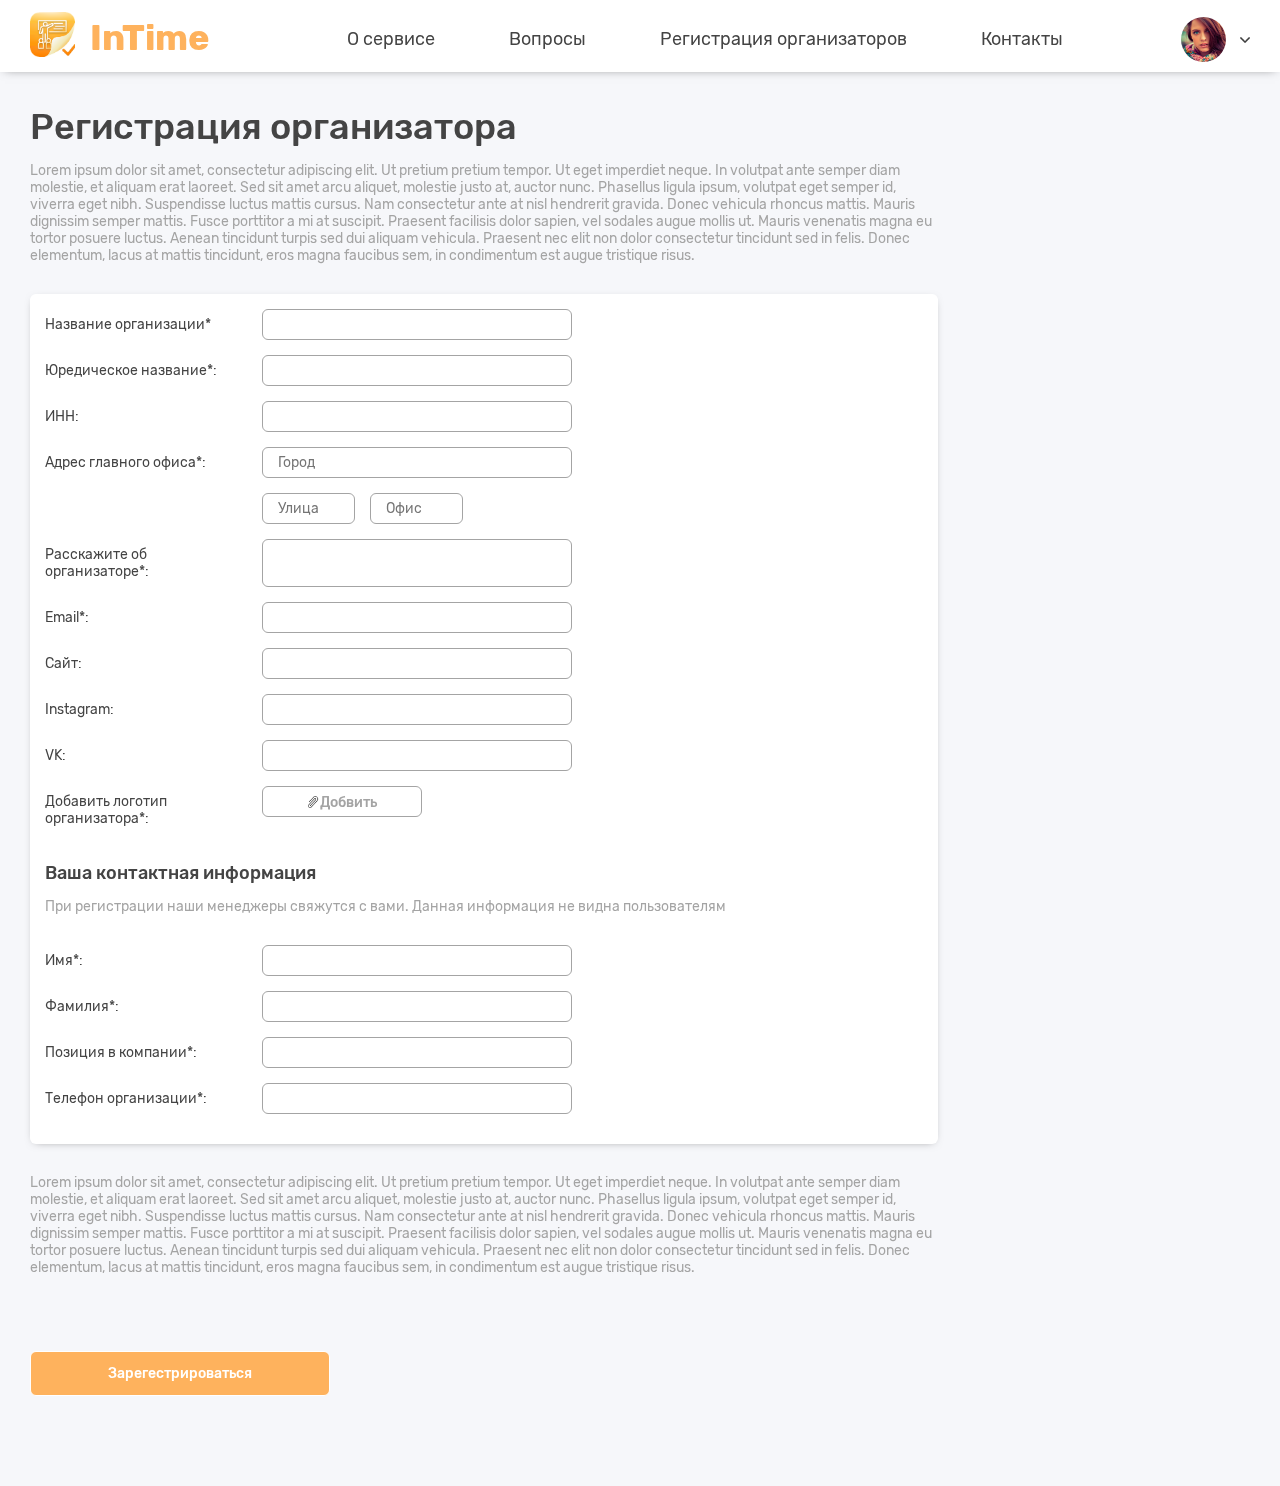
<file: html/registration.html>
<!DOCTYPE html>
<html>
  <body class="cabinet-wrapper">
    <!-- head-->
    <head>
      <meta charset="UTF-8">
      <meta name="viewport" content="width=device-width, initial-scale=1.0">
      <link href="../css/owl.carousel.css" type="text/css" rel="stylesheet">
      <link href="../css/style.css" type="text/css" rel="stylesheet">
      <link href="../css/response.css" type="text/css" rel="stylesheet">
      <link href="../css/jsCalendar.css" type="text/css" rel="stylesheet">
      <script src="../js/jquery-3.3.1.min.js"></script>
      <script src="../js/jquery.parallaxify.js"></script>
      <script src="../js/jquery.mask.js"></script>
      <script src="../js/clamp.js"></script>
      <script src="../js/slider.js"></script>
      <script src="../js/owl.carousel.js"></script>
      <script src="../js/control-style.js"></script>
      <script src="../js/jsCalendar.js"></script>
      <script src="../js/jsCalendar.lang.ru.js"></script>
      <script src="../js/common.js"></script>
    </head>
    <!-- head-->
    <!-- header-->
    <!-- mobile-menu-->
    <div class="mobile-menu element-show" data-showEl="0">
      <div class="mm-header main-grid">
        <div class="logo"><a href="./index.html"><img src="../images/logo.png">
            <div class="logo-text">TimeUp</div></a></div>
        <div class="close"></div>
      </div>
      <ul class="ln">
        <li> <a href="#">О сервисе</a></li>
        <li> <a href="#">FAQ</a></li>
        <li> <a href="#">Регистрация</a></li>
        <li> <a href="#">Контакты</a></li>
      </ul>
      <div class="btn-wc"><a class="btn white-border element-btn" href="#" data-showEl="1">Войти</a></div>
    </div>
    <!-- mobile-menu-->
    <header class="header-black">
      <div class="main-grid">
        <div class="logo"><a href="./index.html"><img src="../images/logo.png">
            <div class="logo-text">InTime</div></a></div>
        <nav>
          <ul>
            <li> <a href="#">О сервисе</a></li>
            <li> <a href="#">Вопросы</a></li>
            <li> <a href="#">Регистрация организаторов</a></li>
            <li> <a href="#">Контакты</a></li>
          </ul>
          <div class="btn-wc accaunt-head"><img class="accaunt-img" src="../images/face.jpg">
            <div class="accaunt-link"></div>
            <!-- mobile-menu-->
            <div class="popup-account">
              <div class="pc-head"><img class="accaunt-img" src="../images/face.jpg">
                <h3>ООО "Лабиринт"</h3>
              </div>
              <div class="pc-nav">
                <div class="pa-info">
                  <div class="name">login</div>
                  <div class="mail"> name@name.ru</div>
                </div>
                <ul>
                  <li><a href="#">Редактировать профиль</a></li>
                  <li><a href="#">Помощь</a></li>
                  <li><a href="#">Выход</a></li>
                </ul>
              </div>
            </div>
            <!-- mobile-menu-->
          </div>
        </nav>
      </div>
    </header>
    <div class="hamburger color element-btn" data-showEl="0"></div>
    <!-- header-->
    <div class="stub"></div>
    <div class="wrapper">
      <div class="cabinet-all main-grid">
        <div class="cabinet-body">
          <h2>Регистрация организатора</h2>
          <div class="registration-hint">Lorem ipsum dolor sit amet, consectetur adipiscing elit. Ut pretium pretium tempor. Ut eget imperdiet neque. In volutpat ante semper diam molestie, et aliquam erat laoreet. Sed sit amet arcu aliquet, molestie justo at, auctor nunc. Phasellus ligula ipsum, volutpat eget semper id, viverra eget nibh. Suspendisse luctus mattis cursus. Nam consectetur ante at nisl hendrerit gravida. Donec vehicula rhoncus mattis. Mauris dignissim semper mattis. Fusce porttitor a mi at suscipit. Praesent facilisis dolor sapien, vel sodales augue mollis ut. Mauris venenatis magna eu tortor posuere luctus. Aenean tincidunt turpis sed dui aliquam vehicula. Praesent nec elit non dolor consectetur tincidunt sed in felis. Donec elementum, lacus at mattis tincidunt, eros magna faucibus sem, in condimentum est augue tristique risus.</div>
          <div class="registration-body">
            <div class="reg-line">
              <label> Название организации*
              </label>
              <input type="text">
            </div>
            <div class="reg-line">
              <label> Юредическое название*:
              </label>
              <input type="text">
            </div>
            <div class="reg-line">
              <label> ИНН:
              </label>
              <input type="text">
            </div>
            <div class="reg-line">
              <label>
                 Адрес главного офиса*:</label>
              <input type="text" placeholder="Город">
              <label></label>
              <input class="third" type="text" placeholder="Улица">
              <input class="third" type="text" placeholder="Офис">
            </div>
            <div class="reg-line">
              <label>
                 Расскажите об организаторе*:</label>
              <textarea></textarea>
            </div>
            <div class="reg-line">
              <label> Email*:
              </label>
              <input type="text">
            </div>
            <div class="reg-line">
              <label> Сайт:
              </label>
              <input type="text">
            </div>
            <div class="reg-line">
              <label> Instagram:
              </label>
              <input type="text">
            </div>
            <div class="reg-line">
              <label> VK:
              </label>
              <input type="text">
            </div>
            <div class="reg-line file-line">
              <label>Добавить логотип организатора*:</label>
              <div class="btn-wc"><a class="btn small btn-file" href="#"><i></i><span>Добвить</span></a></div>
            </div>
            <h3>Ваша контактная информация</h3>
            <div class="registration-hint">При регистрации наши менеджеры свяжутся с вами. Данная информация не видна пользователям</div>
            <div class="reg-line">
              <label> Имя*:
              </label>
              <input type="text">
            </div>
            <div class="reg-line">
              <label> Фамилия*:
              </label>
              <input type="text">
            </div>
            <div class="reg-line">
              <label> Позиция в компании*:
              </label>
              <input type="text">
            </div>
            <div class="reg-line">
              <label> Телефон организации*:
              </label>
              <input type="text">
            </div>
          </div>
          <div class="registration-hint second">Lorem ipsum dolor sit amet, consectetur adipiscing elit. Ut pretium pretium tempor. Ut eget imperdiet neque. In volutpat ante semper diam molestie, et aliquam erat laoreet. Sed sit amet arcu aliquet, molestie justo at, auctor nunc. Phasellus ligula ipsum, volutpat eget semper id, viverra eget nibh. Suspendisse luctus mattis cursus. Nam consectetur ante at nisl hendrerit gravida. Donec vehicula rhoncus mattis. Mauris dignissim semper mattis. Fusce porttitor a mi at suscipit. Praesent facilisis dolor sapien, vel sodales augue mollis ut. Mauris venenatis magna eu tortor posuere luctus. Aenean tincidunt turpis sed dui aliquam vehicula. Praesent nec elit non dolor consectetur tincidunt sed in felis. Donec elementum, lacus at mattis tincidunt, eros magna faucibus sem, in condimentum est augue tristique risus.</div>
        </div>
        <div class="btn-wc-bottom">
          <input class="btn orange btn-registration" type="submit" value="Зарегестрироваться">
        </div>
      </div>
    </div>
  </body>
</html>
</file>
<file: css/style.css>
/*-----fonts-----*/
@font-face {
  font-family: "regular";
  src: url("../fonts/Rubik-Regular.ttf");
  font-weight: normal;
  font-style: normal;
}
@font-face {
  font-family: "bold";
  src: url("../fonts/Rubik-Bold.ttf");
  font-weight: normal;
  font-style: normal;
}
@font-face {
  font-family: "light";
  src: url("../fonts/Rubik-Light.ttf");
  font-weight: normal;
  font-style: normal;
}
@font-face {
  font-family: "medium";
  src: url("../fonts/Rubik-Medium.ttf");
  font-weight: normal;
  font-style: normal;
}
/*-----fonts-----*/
/*-----defaul-----*/
* {
  box-sizing: border-box;
}

body,
html {
  font-family: "regular";
  color: #444444;
  font-size: 18px;
  min-width: 320px;
  min-height: 100vh;
  max-width: 1920px;
  margin: 0 auto;
  padding: 0;
  position: relative;
}

.wrapper {
  position: relative;
  overflow: hidden;
  min-height: 100vh;
}

a {
  color: inherit;
  display: inline-block;
}
.ln,
.ln li {
  padding: 0;
  margin: 0;
  list-style: none;
}

.custom-disk li {
  padding-left: 15px;
  position: relative;
}
.custom-disk li:before {
  content: "";
  width: 4px;
  height: 4px;
  left: 0;
  top: 8px;
  position: absolute;
  display: block;
  z-index: auto;
  background: #444444;
  border-radius: 100%;
}

.vertical-align {
  display: flex;
  align-items: center;
  justify-content: center;
}

.img-cover {
  position: relative;
}

.img-cover img {
  left: 0;
  top: 0;
  width: 100%;
  height: 100%;
  object-fit: cover;
  position: absolute;
}

h1,
h2,
h3,
h4,
h5,
h6 {
  font-weight: normal;
  font-family: "medium";
  margin: 0;
  padding: 0;
  line-height: 1.1;
}

h1 {
  font-size: 48px;
}
h1.color {
  color: #feb25d;
}
h1.global {
  margin: 60px auto 30px;
  max-width: 1250px;
  font-size: 60px;
  padding: 0 30px;
}

h2 {
  font-size: 36px;
}

.main-grid {
  display: grid;
  grid-template-columns: repeat(12, 1fr);
  grid-column-gap: 30px;
  padding: 0 30px;
  max-width: 1240px;
  margin: 0 auto;
  position: relative;
  z-index: 1;
}

.social {
  display: inline-block;
  vertical-align: middle;
}
.social i {
  display: inline-block;
  width: 20px;
  height: 20px;
}
.social .vk {
  background-position: center;
  background-repeat: no-repeat;
  background-size: contain;
  background-image: url("../images/social/v-b-2.svg");
}
.social .vk:hover {
  background-image: url("../images/social/v-or-2.svg");
}
.social .inst {
  background-position: center;
  background-repeat: no-repeat;
  background-size: contain;
  background-image: url("../images/social/i-b-2.svg");
}
.social .inst:hover {
  background-image: url("../images/social/i-or-2.svg");
}
.social .fb {
  background-position: center;
  background-repeat: no-repeat;
  background-size: contain;
  background-image: url("../images/social/f-b.svg");
}
.social .fb:hover {
  background-image: url("../images/social/f-or.svg");
}
.social a {
  display: inline-block;
  margin: 0 5px;
}
.social a img {
  object-fit: cover;
  width: 20px;
  height: 20px;
}

#canvas {
  margin: 0 auto;
  display: block;
}

.wrapper,
header {
  transition: ease-out 0.25s;
  filter: blur(0px);
}

.blur {
  filter: blur(10px);
}

/*-----defaul-----*/
/*-----btns-----*/
.btn {
  text-decoration: none;
  text-align: center;
  font-family: "medium";
  font-size: 14px;
  border-radius: 6px;
  padding: 13px 15px;
  cursor: pointer;
  border: 1px solid;
}
.btn.white {
  background: #ffffff;
  color: #feb25d;
  border-color: #ffffff;
}
.btn.white:hover {
  background: #feb25d;
  color: #ffffff;
  border: 1px solid #ffffff;
}
.btn.orange {
  background: #feb25d;
  color: #ffffff;
}
.btn.orange:hover {
  background: #ffffff;
  color: #feb25d;
  border: 1px solid #feb25d;
}
.btn.orange-border {
  border: 1px solid #feb25d;
  color: #feb25d;
  background: #ffffff;
}
.btn.orange-border:hover {
  background: #feb25d;
  color: #ffffff;
  border: 1px solid #ffffff;
}
.btn.white-border {
  border: 1px solid #ffffff;
  color: #ffffff;
  background: #feb25d;
}
.btn.shadow {
  box-shadow: 0 2px 10px -5px rgba(0, 0, 0, 0.5);
}
.btn.small {
  padding: 6px 15px;
}

/*-----btns-----*/
/*-----forms-----*/
input,
textarea,
.custom-select {
  width: 100%;
  padding: 6px 15px;
  font-size: 14px;
  font-family: inherit;
  border-radius: 6px;
  border: solid 1px #a4a4a4;
  background: #ffffff;
  resize: none;
}

/* -----custom-select-----*/
.custom-select {
  cursor: pointer;
  position: relative;
}
.custom-select.active {
  z-index: 3;
  border-radius: 5px 5px 0 0;
  border-color: #444444;
}
.custom-select span {
  position: relative;
  z-index: 2;
  color: inherit;
}
.custom-select i {
  background-position: center;
  background-repeat: no-repeat;
  background-size: contain;
  background-image: url("../images/down.png");
  width: 12px;
  height: 12px;
  right: 8px;
  top: 9px;
  position: absolute;
  display: block;
  z-index: 2;
}
.custom-select.active i {
  transform: rotate(90deg);
}
.custom-select ul {
  width: 100%;
  height: auto;
  left: -2px;
  top: 100%;
  position: absolute;
  display: block;
  z-index: auto;
  padding: 0;
  margin: 0;
  opacity: 0;
  visibility: hidden;
  background: #ffffff;
  overflow: hidden;
  list-style: none;
  border-radius: 0 0 5px 5px;
  border: solid 2px #ffffff;
  border-top: 0px;
}
.custom-select li {
  cursor: pointer;
  list-style: none;
  padding: 4px 0px;
}
.custom-select li:hover {
  background: #EFEFEF;
}
.custom-select.active ul {
  visibility: visible;
  opacity: 1;
  border-color: #ffffff;
}

/*-----custom-select-----*/
/* -----style checkbox-----*/
.checkbox {
  position: relative;
  font-size: 0;
  padding: 0 0 8px;
  display: inline-block;
}
.checkbox span {
  display: inline-block;
  margin-top: -2px;
}
.checkbox input {
  -webkit-appearance: none;
     -moz-appearance: none;
          appearance: none;
  border: 1px solid #444444;
  border-radius: 100%;
  outline: none;
  cursor: pointer;
  padding: 0;
  margin: 0;
  width: 15px;
  height: 15px;
  left: 0;
  top: 0;
  position: absolute;
  display: block;
  z-index: auto;
}
.checkbox label {
  position: relative;
  display: inline-block;
  font-size: 18px;
  color: #444444;
  padding-left: 23px;
  width: calc(100% - 30px);
}
.checkbox input:checked + span::before,
.checkbox input:checked + label::before {
  content: "";
  border-radius: 100%;
  width: 7px;
  height: 7px;
  left: 4px;
  top: 4px;
  position: absolute;
  display: block;
  z-index: auto;
  background: #444444;
}

/* -----style checkbox-----*/
/* -----popup-----*/
.popup-wrapper {
  width: 100%;
  height: 100%;
  left: 0;
  top: 0;
  position: fixed;
  display: flex;
  z-index: 3;
  background: rgba(0, 0, 0, 0.5);
  transition: ease-out 0.25s;
  opacity: 0;
  visibility: hidden;
}

.popup-wrapper.show {
  opacity: 1;
  visibility: visible;
}

.popup-container {
  width: 520px;
  position: relative;
  margin: auto;
  background: #ffffff;
  font-size: 14px;
  border-radius: 8px;
  overflow: hidden;
}
.popup-container .close {
  width: 24px;
  height: 24px;
  right: 0;
  top: 0;
  position: absolute;
  display: block;
  z-index: auto;
  background-position: center;
  background-repeat: no-repeat;
  background-size: contain;
  background-image: url("../images/close-white.png");
  margin: 15px;
  cursor: pointer;
}
.popup-container h2 {
  font-size: 24px;
  margin: 0 0 15px;
}
.popup-container .pc-header {
  text-align: center;
  padding: 50px 15px 25px;
  background: linear-gradient(90deg, #eaa343 0%, #ea7676 100%);
  color: #ffffff;
}
.popup-container .pc-header p {
  margin: 0;
}
.popup-container .form {
  max-width: 390px;
  margin: 50px auto 30px;
  padding: 0 15px;
}
.popup-container input,
.popup-container textarea,
.popup-container .custom-select {
  padding: 13px 15px;
}

.form-link {
  text-align: center;
}
.form-link a {
  text-decoration: none;
}
.form-link a:hover {
  text-decoration: underline;
}

/* -----popup-----*/
/* -----popup-accautnt----*/
.popup-account {
  width: 350px;
  height: auto;
  right: 0px;
  top: calc(100% + 30px);
  position: absolute;
  display: block;
  z-index: auto;
  border-radius: 5px;
  background: #ffffff;
  padding: 15px;
  text-align: left;
  box-shadow: 0 2px 10px -5px rgba(0, 0, 0, 0.5);
  transition: ease-out 0.25s;
  opacity: 0;
  visibility: hidden;
}
.popup-account.show {
  opacity: 1;
  visibility: visible;
}
.popup-account:before {
  content: "";
  width: 20px;
  height: 20px;
  right: 30px;
  top: -8px;
  position: absolute;
  display: block;
  z-index: auto;
  background: #ffffff;
  transform: rotate(45deg);
  box-shadow: -3px -5px 13px -6px rgba(0, 0, 0, 0.5);
}
.popup-account .pc-head {
  display: flex;
}
.popup-account h3 {
  padding: 11px 0px 15px 15px;
}
.popup-account ul {
  margin-top: 10px;
}
.popup-account ul,
.popup-account li {
  display: block;
}
.popup-account ul a,
.popup-account li a {
  padding: 5px 0;
}
.popup-account .pa-info {
  font-size: 14px;
  margin: 10px 0 0;
}

/* -----popup-accautnt----*/
/*-----forms-----*/
/*-----header-----*/
header {
  width: 100%;
  height: auto;
  left: 0;
  top: 0;
  position: absolute;
  display: block;
  z-index: 2;
  color: #ffffff;
  padding: 12px 0 0;
}
header .btn {
  text-transform: uppercase;
  font-size: 14px;
  border: 1px solid #ffffff;
  padding: 9px 15px 8px;
  width: 140px;
  border-radius: 18px;
}
header .btn:hover {
  background: #feb25d;
  color: #ffffff;
  border: 1px solid #ffffff;
}
header.header-black {
  box-shadow: 0 2px 10px -5px rgba(0, 0, 0, 0.5);
  color: #444444;
  background: #ffffff;
}
header.header-black .logo {
  color: #feb25d;
}
header.header-black .btn {
  border-color: #444444;
}

.accaunt-head {
  margin: -5px 0 0 0;
  position: relative;
}

.accaunt-img {
  width: 45px;
  height: 45px;
  border-radius: 100%;
  position: relative;
  object-fit: cover;
  vertical-align: middle;
  cursor: pointer;
}

.accaunt-link {
  display: inline-block;
  background-position: center;
  background-repeat: no-repeat;
  background-size: contain;
  background-image: url("../images/down.png");
  width: 10px;
  height: 10px;
  vertical-align: middle;
  margin: 0 0 0 10px;
  cursor: pointer;
}

.stub {
  height: 77px;
}

.logo {
  margin: 0px 0 0;
  grid-column: span 2;
}
.logo a {
  position: relative;
  text-decoration: none;
}
.logo img {
  width: 45px;
}
.logo .logo-text {
  font-size: 36px;
  font-family: "bold";
  width: auto;
  height: auto;
  left: 60px;
  top: 4px;
  position: absolute;
  display: block;
  z-index: auto;
}

.ico {
  display: inline-block;
  vertical-align: middle;
}

nav {
  grid-column: 5/span 8;
  display: flex;
  justify-content: space-between;
  padding: 10px 0;
}
nav ul {
  display: flex;
  justify-content: space-between;
  width: 80%;
}
nav ul,
nav li {
  padding: 0;
  margin: 0;
  list-style: none;
}
nav li {
  display: inline-block;
}
nav li a {
  text-decoration: none;
  padding: 6px 5px;
}
nav li a:hover {
  text-decoration: underline;
}
nav .btn-wc {
  width: 20%;
  text-align: right;
}

.hamburger {
  background-position: center;
  background-repeat: no-repeat;
  background-size: contain;
  background-image: url("../images/ico-hamburger-white.png");
  width: 30px;
  height: 30px;
  right: 0;
  top: 0;
  position: absolute;
  display: block;
  z-index: 2;
  cursor: pointer;
  margin: 25px 15px;
  display: none;
}
.hamburger.color {
  background-image: url("../images/ico-hamburger-orange.png");
}

.mobile-menu {
  display: none;
}
.mobile-menu.show {
  display: block;
}

/*-----header-----*/
/*-----footer-----*/
footer {
  width: 100%;
  height: auto;
  left: 0;
  bottom: 0;
  position: absolute;
  display: block;
  z-index: 3;
  color: #ffffff;
  display: flex;
  justify-content: space-between;
  padding: 0 30px 15px;
}
footer a {
  text-decoration: none;
}

/*-----footer-----*/
/*-----slider-owl-----*/
.owl-prev,
.owl-next {
  width: 40px;
  height: 40px;
  left: auto;
  top: 50%;
  position: absolute;
  display: block;
  z-index: auto;
  margin: -20px 30px 0;
  font-size: 0;
}

.owl-prev {
  left: 0;
  background-position: center;
  background-repeat: no-repeat;
  background-size: contain;
  background-image: url("../images/arr-prev.png");
}

.owl-next {
  right: 0;
  background-position: center;
  background-repeat: no-repeat;
  background-size: contain;
  background-image: url("../images/arr-next.png");
}

.owl-dots {
  width: 100%;
  height: auto;
  left: auto;
  bottom: 30px;
  position: absolute;
  display: block;
  z-index: auto;
}
.owl-dots .owl-dot {
  width: 10px;
  height: 10px;
  display: inline-block;
  border-radius: 100%;
  border: 1px solid #444444;
  margin: 10px;
  cursor: pointer;
}
.owl-dots .owl-dot:hover, .owl-dots .owl-dot.active {
  background: #444444;
}

/*-----slider-owl-----*/
/*-----slider-class-----*/
.slider-class {
  height: 300px;
  position: relative;
  background: #EFEFEF;
}
.slider-class .item {
  width: 100%;
  height: 100%;
  left: 0;
  top: 0;
  position: absolute;
  display: block;
  z-index: auto;
  transition: ease-out 0.5s;
  overflow: hidden;
}
.slider-class .item.active {
  width: 100%;
  transition-duration: 0s;
}
.slider-class .item.active img {
  z-index: 2;
}
.slider-class .item.active-prev {
  width: 0%;
}
.slider-class .item.active-prev img {
  z-index: 3;
}
.slider-class .item img {
  width: 100%;
  height: 100%;
  left: 0;
  top: 0;
  position: absolute;
  display: block;
  z-index: 1;
  object-fit: cover;
}
.slider-class.move-right .item {
  left: auto;
  right: 0;
}
.slider-class.move-right .item img {
  left: auto;
  right: 0;
}
.slider-class .arr-prev,
.slider-class .arr-next {
  width: 40px;
  height: 40px;
  left: auto;
  top: 50%;
  position: absolute;
  display: block;
  z-index: 4;
  margin: -20px 30px 0;
  font-size: 0;
  cursor: pointer;
}
.slider-class .arr-prev {
  left: 0;
  background-position: center;
  background-repeat: no-repeat;
  background-size: contain;
  background-image: url("../images/arr-prev.png");
}
.slider-class .arr-next {
  right: 0;
  background-position: center;
  background-repeat: no-repeat;
  background-size: contain;
  background-image: url("../images/arr-next.png");
}

/*-----slider-class-----*/
/*--------------------main-page-----*/
/*-----main-page-----*/
.wrapper {
  position: relative;
  overflow: hidden;
}

.main-section {
  position: relative;
  height: 860px;
  color: #ffffff;
  overflow: hidden;
  background-position: bottom;
  background-repeat: no-repeat;
  background-size: cover;
  background-image: url("../images/Background.svg");
}
.main-section .main-grid {
  position: relative;
  z-index: 1;
}
.main-section .front-about {
  grid-column: span 6;
  padding-top: 200px;
}
.main-section .front-about h1 {
  width: 120%;
}
.main-section .mobile-box {
  grid-column: 9/span 3;
  padding: 100px 0 0;
  position: relative;
}
.main-section .mobile-box .shadow {
  width: 140%;
  height: auto;
  left: 0;
  top: 100px;
  position: absolute;
  display: block;
  z-index: auto;
  opacity: 0.5;
}
.main-section .mobile-box img {
  width: 100%;
  position: relative;
}
.main-section .btn-wc {
  display: flex;
  justify-content: space-between;
  margin-top: 25px;
}
.main-section .btn {
  width: 48%;
}

/*-----section-text-----*/
.section-text {
  padding-top: 30px;
  position: relative;
}
.section-text h2 {
  grid-column: span 5;
}
.section-text .description {
  grid-column: 7/span 6;
  padding-top: 60px;
}

/*-----section-text-----*/
/*-----section-phone-----*/
h2.global {
  text-align: center;
  padding: 60px 0 45px;
  position: relative;
}
h2.global span {
  font-size: 14px;
  display: block;
  margin: 0 0 15p;
}

.section-phone {
  position: relative;
}
.section-phone .mobile-box {
  grid-column: 2/span 3;
}
.section-phone .mobile-box img {
  width: 100%;
}
.section-phone .sp-about {
  grid-column: 7/span 6;
  color: #a4a4a4;
  position: relative;
}
.section-phone .sp-about ul,
.section-phone .sp-about li {
  padding: 0;
  margin: 0;
}
.section-phone .sp-about li {
  list-style: none;
  margin: 0 auto 15px;
  width: 70%;
  position: relative;
}
.section-phone .sp-about li:before {
  content: "";
  width: 35px;
  height: 35px;
  left: -55px;
  top: 0;
  position: absolute;
  display: block;
  z-index: auto;
  background-position: center;
  background-repeat: no-repeat;
  background-size: contain;
  background-image: url("../images/signs-2.png");
}
.section-phone .sp-about b {
  font-weight: normal;
  color: #444444;
}
.section-phone .sp-about .btn-wc {
  text-align: center;
  margin-top: 30px;
}
.section-phone .sp-about .btn {
  width: 70%;
}

.tabs-container {
  text-align: center;
}
.tabs-container a {
  margin: 0 5px;
  padding: 15px;
  font-family: "medium";
  font-size: 14px;
  text-decoration: none;
  background: #f6f7fa;
  text-align: center;
  width: 34%;
  border-radius: 6px;
}
.tabs-container a.active {
  background: #feb25d;
  color: #ffffff;
}

/*-----section-phone-----*/
/*-----section-event-----*/
.section-event {
  max-width: 1240px;
  margin: 0 auto;
  position: relative;
}

.event-container {
  width: 100%;
  display: block;
  position: relative;
}
.event-container .owl-stage-outer {
  padding-top: 10px;
  padding-bottom: 60px;
}

.owl-nav,
.nav-container {
  text-align: center;
  position: absolute;
  width: 140px;
  bottom: 45px;
  left: 50%;
  margin-left: -70px;
}
.owl-nav .owl-prev,
.owl-nav .owl-next,
.owl-nav .nav,
.nav-container .owl-prev,
.nav-container .owl-next,
.nav-container .nav {
  width: 45px;
  height: 45px;
  display: inline-block;
  margin: 0 15px;
  background-color: #feb25d;
  background-repeat: no-repeat;
  background-position: center;
  background-size: 60%;
  border-radius: 6px;
  cursor: pointer;
}
.owl-nav .owl-prev.owl-prev, .owl-nav .owl-prev.nav-prev,
.owl-nav .owl-next.owl-prev,
.owl-nav .owl-next.nav-prev,
.owl-nav .nav.owl-prev,
.owl-nav .nav.nav-prev,
.nav-container .owl-prev.owl-prev,
.nav-container .owl-prev.nav-prev,
.nav-container .owl-next.owl-prev,
.nav-container .owl-next.nav-prev,
.nav-container .nav.owl-prev,
.nav-container .nav.nav-prev {
  background-image: url("../images/nav-prev-white.png");
}
.owl-nav .owl-prev.owl-next, .owl-nav .owl-prev.nav-next,
.owl-nav .owl-next.owl-next,
.owl-nav .owl-next.nav-next,
.owl-nav .nav.owl-next,
.owl-nav .nav.nav-next,
.nav-container .owl-prev.owl-next,
.nav-container .owl-prev.nav-next,
.nav-container .owl-next.owl-next,
.nav-container .owl-next.nav-next,
.nav-container .nav.owl-next,
.nav-container .nav.nav-next {
  background-image: url("../images/nav-next-white.png");
}

.event-item {
  max-width: 400px;
  border-radius: 10px;
  box-shadow: 0 2px 10px -5px rgba(0, 0, 0, 0.5);
  background: #ffffff;
  padding: 15px;
  font-size: 14px;
  display: inline-block;
  margin: 0 30px;
  position: relative;
}
.event-item .ei-head {
  display: flex;
  justify-content: space-between;
  color: #a4a4a4;
  margin: 0 0 10px;
  font-size: 12px;
}
.event-item h3 {
  font-size: 18px;
  margin: 0 0 10px;
  min-height: 40px;
}
.event-item .description {
  position: relative;
  margin: 0 0 35px;
}
.event-item .ei-footer {
  display: flex;
  justify-content: space-between;
  color: #a4a4a4;
  margin: 0 0 0px;
  position: absolute;
  bottom: 15px;
  width: calc(100% - 30px);
}
.event-item .btn-wc {
  margin: -7px 0 0;
  text-align: right;
}

.data {
  padding-left: 20px;
  position: relative;
}
.data i {
  width: 16px;
  height: 16px;
  left: 0;
  top: -1px;
  position: absolute;
  display: block;
  z-index: auto;
  background-position: center;
  background-repeat: no-repeat;
  background-size: contain;
  background-image: url("../images/clock.png");
}

.place {
  padding-left: 30px;
  position: relative;
}
.place i {
  width: 16px;
  height: 16px;
  left: 0;
  top: 0;
  position: absolute;
  display: block;
  z-index: auto;
  background-position: center;
  background-repeat: no-repeat;
  background-size: contain;
  background-image: url("../images/marker.png");
}

/*-----section-event-----*/
/*-----section-review-----*/
.section-review {
  position: relative;
}

.review-item {
  position: relative;
  background: #ffffff;
  grid-column: span 3;
  padding: 60px 15px 15px;
  border-radius: 10px;
  box-shadow: 0 2px 10px -5px rgba(0, 0, 0, 0.5);
  font-size: 14px;
}
.review-item i {
  margin: 15px;
  width: 50px;
  height: 30px;
  left: 0;
  top: 0;
  position: absolute;
  display: block;
  z-index: auto;
  background-position: center;
  background-repeat: no-repeat;
  background-size: contain;
  background-image: url("../images/quotes.png");
}
.review-item .ri-person {
  margin-top: 30px;
}
.review-item .ri-person img {
  width: 80px;
  height: 80px;
  object-fit: cover;
  display: inline-block;
}
.review-item .ri-person .ri-name {
  display: inline-block;
  width: calc(100% - 100px);
  margin-left: 15px;
  vertical-align: top;
  margin-top: 15px;
}
.review-item h3 {
  font-size: 18px;
  margin: 0 0 5px;
}
.review-item h4 {
  font-size: 14px;
  color: #a4a4a4;
}

/*-----section-review-----*/
/*-----section-question-----*/
.question-item {
  padding: 15px;
  border-radius: 10px;
  box-shadow: 0 2px 10px -5px rgba(0, 0, 0, 0.5);
  position: relative;
  grid-column: span 4;
  font-size: 14px;
  margin: 0 0 30px;
  background: #ffffff;
}
.question-item .qi-ico {
  width: 42px;
  float: left;
  margin-right: 30px;
}
.question-item .ei-text {
  margin-top: 30px;
}
.question-item .btn-wc {
  text-align: right;
  margin-top: 15px;
}

/*-----section-question-----*/
/*-----section-partners-----*/
.section-partners {
  position: relative;
}
.section-partners .partners-container {
  display: flex;
  justify-content: space-between;
  background: #ffffff;
  padding: 15px 30px;
  border-radius: 10px;
  box-shadow: 0 2px 10px -5px rgba(0, 0, 0, 0.5);
  max-width: 1180px;
  margin: 0 auto 60px;
}
.section-partners .partners-container .partners-item {
  width: 15%;
}
.section-partners .partners-container .partners-item img {
  width: 100%;
  height: 100%;
  vertical-align: middle;
  object-fit: contain;
}

/*-----section-partners-----*/
/*-----section-slider-----*/
.section-slider .slider {
  padding-top: 100px;
  height: 440px;
  grid-column: span 6;
  color: #a4a4a4;
}
.section-slider .slider h3 {
  font-size: inherit;
  color: #444444;
  margin: 0 0 25px;
}
.section-slider .slider .owl-nav {
  bottom: 90px;
}
.section-slider .slider-img {
  grid-column: span 6;
  text-align: center;
  position: relative;
}
.section-slider .slider-img .mobile-3 {
  width: 30%;
  min-width: 240px;
  position: absolute;
  left: 50%;
  transform: translateX(-50%);
  opacity: 0;
  visibility: hidden;
  transition: ease-out 0.5s;
  transform: translateY(30px);
  transition-delay: 0s;
}
.section-slider .slider-img .mobile-3.active {
  opacity: 1;
  visibility: visible;
  transform: translateY(0px);
  transition-delay: 0.5s;
}
.section-slider .slider-img .page {
  width: 100%;
}

/*-----section-slider-----*/
/*-----section-feedback-----*/
.section-feedback {
  background: #f6f7fa;
  margin-top: 60px;
  padding: 0 0 30px;
}
.section-feedback .feedback {
  grid-column: 7/span 3;
  font-family: "medium";
}

.form {
  grid-column: 2/span 4;
}
.form input,
.form textarea {
  margin: 0 0 15px;
}
.form .btn {
  width: 60%;
  display: block;
  margin: 15px auto;
}

.feedback .phone {
  margin: 0 0 15px;
}
.feedback .mail,
.feedback .address,
.feedback .social {
  margin: 0 0 30px;
}
.feedback .btn {
  width: 100%;
  margin: 0 0 15px;
}

/*-----section-feedback-----*/
.wrapper {
  position: relative;
  overflow: hidden;
}

.line-one {
  width: 100%;
  height: 100%;
  left: 0;
  top: 0;
  position: absolute;
  display: block;
  z-index: auto;
}

.line-two {
  width: 100%;
  height: 100%;
  left: 0;
  top: 0;
  position: absolute;
  display: block;
  z-index: auto;
}

.move-element {
  width: 60px;
  height: 60px;
  left: 50%;
  top: 50%;
  position: absolute;
  display: block;
  z-index: auto;
}

.triangle {
  background-position: center;
  background-repeat: no-repeat;
  background-size: contain;
  background-image: url("../images/triangle.png");
}
.triangle.orange {
  background-image: url("../images/triangle-orange.png");
}

/*section-1*/
.triangle-1 {
  margin: 0 0 0 -700px;
  transform: rotate(-30deg);
}

.triangle-2 {
  margin: 0 0 0 700px;
  transform: rotate(-20deg) scale(1.1);
}

.triangle-3 {
  margin: -300px 0 0 -300px;
  transform: rotate(20deg) scale(0.5);
}

.cube {
  background-position: center;
  background-repeat: no-repeat;
  background-size: contain;
  background-image: url("../images/cube.png");
}
.cube.orange {
  background-image: url("../images/cube-orange.png");
}

.cube-1 {
  margin: 100px 0 0 -400px;
  transform: rotate(-30deg) scale(0.8);
}

.cube-2 {
  margin: 200px 0 0 600px;
  transform: rotate(20deg) scale(0.8);
}

.cube-3 {
  margin: -100px 0 0 100px;
  transform: rotate(20deg) scale(0.4);
}

.line-1 {
  width: 30%;
  height: 280px;
  left: 0;
  top: 0;
  position: absolute;
  display: block;
  z-index: auto;
  background-position: center;
  background-repeat: no-repeat;
  background-size: contain;
  background-image: url("../images/line-1.png");
  background-position: right top;
}

.line-2 {
  width: 100%;
  height: 860px;
  right: 0%;
  top: 0;
  position: absolute;
  display: block;
  z-index: auto;
  background-position: bottom;
  background-repeat: no-repeat;
  background-size: cover;
  background-image: url("../images/line-2.png");
}

.line-3 {
  width: 100%;
  height: 807px;
  left: 50%;
  top: -270px;
  position: absolute;
  display: block;
  z-index: auto;
  background-position: center top;
  background-repeat: no-repeat;
  background-size: 1920px;
  background-image: url("../images/line-3.png");
  transform: translateX(-50%);
}

/*section-1*/
/*section-2*/
.triangle-4 {
  margin: 50px 0 0 -500px;
  transform: rotate(-20deg) scale(1.1);
}

.triangle-5 {
  margin: -100px 0 0 400px;
  transform: rotate(20deg) scale(0.5);
}

.cube-4 {
  margin: 200px 0 0 -600px;
  transform: rotate(-30deg) scale(0.4);
  filter: blur(5px);
}

.cube-5 {
  margin: -200px 0 0 -100px;
  transform: rotate(-20deg) scale(0.4);
  filter: blur(2px);
}

.cube-6 {
  margin: 150px 0 0 250px;
  transform: rotate(20deg) scale(0.5);
  filter: blur(2px);
}

.cube-7 {
  margin: 100px 0 0 600px;
  transform: rotate(20deg) scale(0.4);
}

.line-4 {
  width: 100%;
  height: 1780px;
  left: 50%;
  top: -130px;
  position: absolute;
  display: block;
  z-index: auto;
  background-position: center top;
  background-repeat: no-repeat;
  background-size: 1900px;
  background-image: url("../images/line-4.png");
  transform: translateX(-50%);
}

.line-5 {
  width: 100%;
  height: 2020px;
  left: 50%;
  top: 960px;
  position: absolute;
  display: block;
  z-index: auto;
  background-position: center top;
  background-repeat: no-repeat;
  background-size: 1900px;
  background-image: url("../images/line-5.png");
  transform: translateX(-50%);
}

/*section-2*/
/*section-3*/
.triangle-6 {
  margin: 200px 0 0 -100px;
  transform: rotate(30deg) scale(0.6);
}

.cube-8 {
  margin: 150px 0 0 -600px;
  transform: rotate(20deg) scale(0.7);
  filter: blur(2px);
}

.cube-9 {
  margin: 0px 0 0 550px;
  transform: rotate(20deg) scale(0.4);
}

/*section-3*/
/*section-4*/
.cube-10 {
  margin: -150px 0 0 -700px;
  transform: rotate(20deg) scale(1.4);
  filter: blur(3px);
}

.cube-11 {
  margin: 200px 0 0 -700px;
  transform: rotate(20deg) scale(0.4);
}

/*section-4*/
/*-----main-page-----*/
/*-----about-service-----*/
.full-top {
  position: relative;
  width: 100%;
  height: 100vh;
  background: #444444;
}
.full-top .full-top-img {
  width: 100%;
  height: 100%;
  left: 0;
  top: 0;
  position: absolute;
  display: block;
  z-index: auto;
  object-fit: cover;
  opacity: 0.7;
}
.full-top h1 {
  padding-top: 30vh;
  position: relative;
  font-size: 48px;
  color: #ffffff;
  grid-column: span 10;
}

.about-top {
  grid-column: span 12;
  margin: 60px 0;
  color: #a4a4a4;
  font-size: 48px;
}

/*idea*/
.idea-item {
  margin-bottom: 60px;
}
.idea-item h2 {
  grid-column: span 12;
  margin: 0 0 30px;
  font-size: 60px;
}
.idea-item .idea-person {
  grid-column: span 3;
}
.idea-item .idea-person img {
  width: 180px;
  height: 180px;
  object-fit: cover;
  position: relative;
  border-radius: 100%;
  overflow: hidden;
  margin: 0 0 15px;
}
.idea-item .idea-person h3,
.idea-item .idea-person h4 {
  font-size: inherit;
}
.idea-item .idea-person h4 {
  color: #a4a4a4;
}
.idea-item .idea-description {
  grid-column: span 9;
}

/*idea*/
/*stages*/
.stages-container h2 {
  text-align: center;
  font-size: 60px;
  margin: 60px 0;
}
.stages-container h3 {
  grid-column: span 6;
  font-size: 36px;
  color: #feb25d;
  margin: 0;
}
.stages-container .stages-item {
  margin-bottom: 60px;
}
.stages-container .stage-description {
  grid-column: span 6;
}
.stages-container .stage-description ul {
  padding-left: 20px;
}

/*stages*/
/*about-question*/
.line-center {
  width: 2px;
  height: 100px;
  margin: 30px auto 60px;
  position: relative;
  background: #feb25d;
}

.about-question h2 {
  text-align: center;
  font-size: 48px;
  color: #feb25d;
}

.question-tabs-cotnainer {
  margin-top: 60px;
  margin-bottom: 60px;
}

.tc-item {
  text-align: center;
  border: 4px solid #feb25d;
  padding: 15px;
  border-radius: 10px;
  font-family: "medium";
  color: #feb25d;
  grid-column: span 3;
  transition: ease-out 0.5s;
  position: relative;
}
.tc-item .tc-inner {
  position: relative;
  transform: scaleX(1);
}
.tc-item:hover {
  background: #feb25d;
  color: #ffffff;
  transform: scaleX(-1);
}
.tc-item:hover .tc-inner {
  transform: scaleX(-1);
}

.question-answer-container .qa-item {
  grid-column-gap: 0px;
  grid-column: span 6;
}
.question-answer-container .qa-person {
  grid-column: span 5;
}
.question-answer-container .qa-person img {
  width: 180px;
  height: 180px;
  object-fit: cover;
  position: relative;
  border-radius: 100%;
  overflow: hidden;
  margin: 0 0 15px;
}
.question-answer-container .qa-person h3,
.question-answer-container .qa-person h4 {
  font-size: inherit;
}
.question-answer-container .qa-person h4 {
  color: #a4a4a4;
}
.question-answer-container .qa-description {
  grid-column: span 7;
}

/*about-question*/
/*-----about-service-----*/
/*-----faq-page-----*/
.faq-page {
  padding: 0 0 60px;
}
.faq-page .qp-head {
  grid-column: span 12;
  font-size: 24px;
  margin: 0 0 15px;
}
.faq-page .question-item {
  grid-column: span 6;
}

/*-----faq-page-----*/
/*-----contacts-page-----*/
.contacts-page h2 {
  font-size: 24px;
  margin: 0 0 30px;
}
.contacts-page .form {
  grid-column: span 6;
}
.contacts-page .feedback {
  grid-column: 8/span 5;
  font-size: 24px;
}

/*-----contacts-page-----*/
/*-----cabinet-all-----*/
.cabinet-wrapper {
  background: #f6f7fa;
}
.cabinet-wrapper .main-grid {
  max-width: 1440px;
}

/*cabinet-registration*/
.cabinet-all {
  padding-bottom: 90px;
}

.registration-hint {
  font-size: 14px;
  color: #a4a4a4;
  margin: 0 0 30px;
}
.registration-hint.second {
  margin: 30px 0 0;
}

.registration-body {
  border-radius: 6px;
  box-shadow: 0 2px 10px -5px rgba(0, 0, 0, 0.5);
  padding: 15px;
  background: #ffffff;
  position: relative;
}
.registration-body h3 {
  font-size: 18px;
  margin: 30px 0 15px;
}

.reg-line {
  width: 60%;
  grid-template-columns: repeat(10, 1fr);
  grid-column-gap: 15px;
  display: grid;
  font-size: 14px;
}
.reg-line label {
  grid-column: span 4;
  padding: 7px 0;
}
.reg-line input,
.reg-line textarea,
.reg-line .custom-select,
.reg-line .btn-wc {
  grid-column: span 6;
  margin: 0 0 15px;
}
.reg-line input.third,
.reg-line textarea.third,
.reg-line .custom-select.third,
.reg-line .btn-wc.third {
  grid-column: span 2;
}
.reg-line .input-hint {
  grid-column: 5/span 6;
  font-size: 12px;
  color: #a4a4a4;
  margin: 0px 0 15px;
}
.reg-line .btn-file {
  border: 1px solid #a4a4a4;
  color: #a4a4a4;
  width: 160px;
}
.reg-line .btn-file * {
  vertical-align: middle;
}
.reg-line .btn-file i {
  display: inline-block;
  width: 14px;
  height: 12px;
  background-position: center;
  background-repeat: no-repeat;
  background-size: contain;
  background-image: url("../images/paperclip.png");
}

.added-files-container {
  grid-column: 5/span 6;
}
.added-files-container .af-item {
  position: relative;
  display: flex;
  justify-content: space-between;
}
.added-files-container .af-item * {
  margin: auto 0;
}
.added-files-container .af-item .af-img {
  width: 50%;
}
.added-files-container .af-item .af-name {
  display: inline-block;
  font-size: 18px;
  padding: 0 15px;
}
.added-files-container .af-item i {
  width: 16px;
  height: 16px;
  display: inline-block;
  background-position: center;
  background-repeat: no-repeat;
  background-size: contain;
  background-image: url("../images/close-red.png");
}

.event-choise-map {
  width: calc(40% - 30px);
  height: auto;
  right: 0;
  top: 0;
  position: absolute;
  display: block;
  z-index: auto;
  padding-bottom: calc(40% - 30px);
  margin: 15px;
  background-position: center;
  background-repeat: no-repeat;
  background-size: cover;
  background-image: url("../images/map.jpg");
}

.btn-registration {
  grid-column: span 3;
}

/*cabinet-registration*/
/*cabinet-main*/
.cabinet-side {
  grid-column: span 3;
  background: #ffffff;
  box-shadow: 0 2px 10px -5px rgba(0, 0, 0, 0.5);
  padding-top: 31px;
  border-radius: 0 0 6px 6px;
  /*height: 100vh;*/
  height: 100%;
  position: fixed;
  left: 74%;
  top: 0;
  padding-top: 90px;
}

.cabinet-info {
  margin-top: 30px;
  font-size: 12px;
  padding: 0 15px 30px;
}
.cabinet-info h3 {
  text-align: center;
  font-size: 24px;
  margin: 0 0 15px;
}
.cabinet-info .ci-line {
  display: flex;
  justify-content: space-between;
  color: #a4a4a4;
  margin: 0 0 5px;
}

.subhead-cabinet {
  margin: 30px auto 15px;
  max-width: 1180px;
}
.subhead-cabinet h2 {
  display: inline-block;
  font-size: 36px;
  vertical-align: sub;
}

.add-element i {
  font-style: normal;
  margin-right: 10px;
}
.add-element i,
.add-element span {
  vertical-align: middle;
}

.event-container-cabinet {
  padding: 0;
  margin: 0 0 60px;
  grid-column-gap: 15px;
}
.event-container-cabinet .event-item {
  grid-column: span 4;
  margin: 0 0 15px;
}

.news-item {
  grid-column: span 4;
  padding: 15px;
  box-shadow: 0 2px 10px -5px rgba(0, 0, 0, 0.5);
  border-radius: 6px;
  margin: 0 0 15px;
  font-size: 14px;
  background: #ffffff;
}
.news-item h3 {
  margin: 0 0 15px;
  font-size: 18px;
}
.news-item img {
  width: 100%;
  margin: 0 0 15px;
}
.news-item .description {
  margin: 0 0 15px;
}
.news-item .ni-footer {
  display: flex;
  justify-content: space-between;
  color: #a4a4a4;
  margin: 0 0px;
}
.news-item .btn-wc {
  margin: -7px 0 0;
}

.upload-btn-container {
  max-width: 1180px;
  margin: 30px auto;
  text-align: center;
}
.upload-btn-container .upload-more {
  font-size: 24px;
  width: 200px;
  background: #ffffff;
}
.upload-btn-container .upload-more i {
  display: inline-block;
  font-style: normal;
  margin-right: 15px;
  margin-left: -15px;
}

/*cabinet-main*/
.cabinet-body {
  grid-column: span 9;
}
.cabinet-body h2 {
  margin: 30px 30px 15px 0;
}

.cabinet-event-container {
  padding: 15px;
  border-radius: 6px;
  box-shadow: 0 2px 10px -5px rgba(0, 0, 0, 0.5);
  background: #ffffff;
}

.cabinet-news-container .ce-head {
  display: block;
  float: left;
  width: 600px;
  margin-right: 15px;
}

.ce-head {
  display: grid;
  grid-template-columns: repeat(10, 1fr);
  margin: 0 0 30px;
}

.ce-gallery {
  grid-column: span 6;
  width: 600px;
}

.ce-info {
  grid-column: span 4;
  font-size: 14px;
  color: #a4a4a4;
  padding-top: 32px;
  padding-left: 30px;
  position: relative;
  font-family: "light";
}
.ce-info .ce-line {
  display: flex;
  justify-content: space-between;
}
.ce-info .btn-wc {
  text-align: center;
  margin-top: 30px;
  position: absolute;
  bottom: 0;
  width: 100%;
}
.ce-info .btn-wc .btn {
  width: 60%;
}

.ce-gallery {
  display: grid;
  grid-template-columns: repeat(10, 1fr);
}

.gallery-main {
  display: inline-block;
  grid-column: span 8;
  height: 320px;
  position: relative;
}
.gallery-main img {
  width: 100%;
  height: 100%;
  left: 0;
  top: 0;
  position: absolute;
  display: block;
  z-index: auto;
  object-fit: cover;
}

.gallery-navigation {
  grid-column: span 2;
  position: relative;
  margin: 0 10px;
}
.gallery-navigation .g-prev,
.gallery-navigation .g-next {
  width: 20px;
  height: 20px;
  left: 50%;
  top: 0;
  position: absolute;
  display: block;
  z-index: auto;
  margin-left: -10px;
  cursor: pointer;
}
.gallery-navigation .g-prev {
  background-position: center;
  background-repeat: no-repeat;
  background-size: contain;
  background-image: url("../images/up.png");
}
.gallery-navigation .g-next {
  background-position: center;
  background-repeat: no-repeat;
  background-size: contain;
  background-image: url("../images/down.png");
  top: auto;
  bottom: 0;
}
.gallery-navigation .img-container {
  padding: 30px 0;
}
.gallery-navigation .img-container img {
  width: 100%;
  height: 70px;
  margin: 12px 0px;
  object-fit: cover;
}
.gallery-navigation .dai-item {
  display: none;
}
.gallery-navigation .dai-item.show {
  display: block;
}

.btn-wc-bottom {
  grid-column: span 12;
  margin: 75px 0 0;
}
.btn-wc-bottom .btn {
  width: 300px;
  margin-right: 15px;
}

.jsCalendar-current {
  position: relative;
}
.jsCalendar-current::before {
  content: "";
  width: 6px;
  height: 6px;
  right: 0;
  top: 0;
  position: absolute;
  display: block;
  z-index: auto;
  background: #feb25d;
  border-radius: 100%;
}

/*cabinet-event*/
/*cabinet-create-news*/
/*cabinet-create-news*/
/*-----cabinet-all-----*/
</file>
<file: css/response.css>
/*-----1620-----*/
/*-----1620-----*/
/*-----1440-----*/
@media screen and (max-width: 1440px) {
  .ce-info {
    grid-column: 8/span 3;
  }
}
/*-----1440-----*/
/*-----1280-----*/
@media (max-width: 1280px) {
  nav {
    grid-column: 4/span 9;
  }

  .event-item .ei-footer {
    display: block;
  }

  .event-item .btn-wc {
    text-align: left;
    margin: 10px 0 0px;
  }

  .event-item .description {
    position: relative;
    margin: 0 0 70px;
  }

  .ce-gallery {
    grid-column: span 12;
    width: auto;
  }

  .ce-info {
    grid-column: 1/span 12;
  }

  .ce-info {
    grid-column: 1/span 12;
    padding-bottom: 60px;
  }
}
/*-----1280-----*/
/*-----1024-----*/
/*-----1024-----*/
/*-----998-----*/
@media (max-width: 998px) {
  body {
    font-size: 14px;
  }

  .stub {
    height: 60px;
  }

  h1.global {
    font-size: 36px;
    padding: 0 15px;
    margin: 30px auto 15px;
  }

  h2 {
    font-size: 21px;
  }
  h2.global {
    padding: 45px 0 30px;
  }

  nav {
    display: none;
  }

  .main-grid {
    padding: 0 15px;
    position: relative;
    z-index: 2;
    grid-column-gap: 0;
  }

  .hamburger {
    display: block;
    margin-top: 17px;
  }

  /*mobile-menu*/
  .mobile-menu {
    width: 100%;
    height: 100%;
    left: 0;
    top: 0;
    position: fixed;
    display: block;
    z-index: 3;
    background: #feb25d;
    color: #ffffff;
    display: none;
  }
  .mobile-menu .mm-header {
    padding: 15px;
    position: relative;
  }
  .mobile-menu ul,
.mobile-menu .btn-wc {
    padding: 15px;
  }
  .mobile-menu a {
    font-size: 21px;
    text-decoration: none;
  }
  .mobile-menu li {
    margin: 0 0 60px;
  }
  .mobile-menu .close {
    width: 30px;
    height: 30px;
    right: 0;
    top: 0;
    position: absolute;
    display: block;
    z-index: auto;
    background-position: center;
    background-repeat: no-repeat;
    background-size: contain;
    background-image: url("../images/close-white.png");
    margin: 27px 15px;
  }
  .mobile-menu .btn {
    border-radius: 30px;
    width: 60%;
  }

  /*mobile-menu*/
  /*main-page*/
  .main-section {
    background-image: url(../images/Background-mobi.svg);
    text-align: center;
    background-position: bottom;
    height: 910px;
  }
  .main-section .mobile-box {
    grid-column: span 12;
    grid-row: 1;
    text-align: center;
  }
  .main-section .mobile-box img {
    width: 200px;
    margin-left: 0px;
  }
  .main-section .mobile-box .shadow {
    opacity: 0.2;
    display: none;
  }
  .main-section .front-about {
    padding: 0;
    grid-column: span 12;
    position: relative;
    z-index: 2;
  }
  .main-section .front-about h1 {
    width: 100%;
    font-size: 21px;
  }
  .main-section .btn-wc {
    display: block;
  }
  .main-section .btn {
    min-width: 220px;
    width: 60%;
    margin: 0 auto 15px;
  }

  .line-2 {
    filter: blur(3px);
  }

  .line-3 {
    filter: blur(3px);
  }

  .section-text h2 {
    font-size: 21px;
    text-align: center;
  }
  .section-text h2,
.section-text .description {
    grid-column: span 12;
  }
  .section-text .description {
    padding-top: 15px;
  }

  .section-phone .mobile-box,
.section-phone .sp-about {
    grid-column: span 12;
  }
  .section-phone .sp-about {
    text-align: center;
  }
  .section-phone .sp-about .btn {
    width: 90%;
  }
  .section-phone .mobile-box {
    text-align: center;
    margin: 0 0 30px;
  }
  .section-phone .mobile-box img {
    width: 210px;
  }
  .section-phone .tabs-container a {
    width: 46%;
  }
  .section-phone .sp-list {
    text-align: left;
    padding-left: 30px;
  }

  /*.event*/
  .section-event {
    overflow: hidden;
  }

  .event-container {
    width: 100%;
  }

  .event-item {
    margin: 0;
  }

  /*.review*/
  .section-review {
    position: relative;
    overflow: hidden;
  }
  .section-review .owl-stage-outer {
    overflow: visible;
    margin-left: -30px;
    padding-bottom: 60px;
  }

  .review-item {
    grid-column: span 12;
    width: 100%;
  }

  /*.review*/
  .question-item {
    grid-column: span 12;
  }

  .section-slider {
    text-align: center;
    margin: 0 0 30px;
  }
  .section-slider .slider {
    grid-column: span 12;
    padding-top: 0;
    height: auto;
    margin: 0 0 30px;
  }
  .section-slider .slider h3 {
    margin-bottom: 15px;
  }
  .section-slider .slider .owl-nav {
    top: calc(100% + 330px);
  }
  .section-slider .slider .owl-stage-outer {
    padding-bottom: 15px;
  }
  .section-slider .slider-img {
    position: relative;
    height: 300px;
    grid-column: span 12;
    margin: 0 0 30px;
  }
  .section-slider .slider-img img.mobile-3,
.section-slider .slider-img img.page {
    width: 100%;
    height: 100%;
    left: 0;
    min-width: auto;
    object-fit: contain;
    transform: translateX(0%) translateY(0px);
  }
  .section-slider .slider-img .mobile-3.active {
    transform: translateX(0%) translateY(0px);
  }
  .section-slider .slider-img-page {
    height: 200px;
  }

  .owl-page.slider-owl .owl-nav {
    top: calc(100% + 230px);
  }

  .owl-nav .owl-prev,
.owl-nav .owl-next {
    width: 30px;
    height: 30px;
    margin: 15px;
  }

  .section-partners {
    width: calc(100% - 30px);
    margin: 0 auto;
  }
  .section-partners .partners-container {
    display: block;
  }
  .section-partners .partners-container .partners-item {
    width: 80%;
    margin: 0 auto;
  }

  .form {
    grid-column: span 12;
  }
  .form .btn {
    margin-top: 0;
  }

  .section-feedback .feedback {
    grid-column: span 12;
    text-align: center;
    margin-top: 30px;
  }
  .section-feedback .feedback .btn {
    width: 60%;
  }

  /*main-page*/
  /*contacts*/
  .contacts-page h2 {
    font-size: 16px;
    margin-bottom: 15px;
  }
  .contacts-page .form {
    grid-column: span 12;
  }
  .contacts-page .feedback {
    margin-top: 30px;
    grid-column: span 12;
    font-size: 16px;
    text-align: center;
    font-family: "medium";
  }

  /*contacts*/
  /*faq-page*/
  .faq-page .question-part {
    position: relative;
  }
  .faq-page .qp-head i {
    width: 20px;
    height: 20px;
    right: 0;
    top: 0;
    position: absolute;
    display: block;
    z-index: auto;
    background-position: center;
    background-repeat: no-repeat;
    background-size: contain;
    background-image: url("../images/back.png");
    margin: 0 15px;
  }
  .faq-page .question-item {
    grid-column: span 12;
    display: none;
  }
  .faq-page .question-part.active .question-item {
    display: grid;
  }
  .faq-page .question-part.active .qp-head i {
    transform: rotate(-90deg);
  }

  /*faq-page*/
  /*about-page*/
  .full-top h1 {
    font-size: 21px;
  }

  .about-top {
    font-size: 21px;
  }

  .idea-item h2 {
    font-size: 36px;
    text-align: center;
  }
  .idea-item .idea-person {
    grid-column: 4/span 6;
    text-align: center;
    margin: 0 0 15px;
  }
  .idea-item .idea-person img {
    width: 80px;
    height: 80px;
  }
  .idea-item .idea-description {
    grid-column: span 12;
  }

  .stages-container h2 {
    font-size: 36px;
  }
  .stages-container h3 {
    grid-column: span 12;
    font-size: 18px;
  }
  .stages-container .stage-description {
    grid-column: span 12;
  }

  .idea-item .idea-description {
    grid-column: span 12;
  }

  .about-question h2 {
    font-size: 21px;
  }

  .tc-item {
    grid-column: span 12;
    margin: 0 0 15px;
  }

  .question-answer-container .qa-person {
    grid-column: 4/span 6;
    text-align: center;
    margin: 0 0 15px;
  }
  .question-answer-container .qa-person img {
    width: 80px;
    height: 80px;
  }
  .question-answer-container .qa-person .qa-description {
    grid-column: span 12;
  }
  .question-answer-container .qa-item {
    grid-column: span 12;
    padding: 0;
    margin: 0 0 30px;
  }

  /*about-page*/
  /*-----cabinet-----*/
  .cabinet-all {
    padding-bottom: 30px;
  }

  .cabinet-body {
    grid-column: span 12;
  }

  .cabinet-side {
    display: none;
  }

  .added-files-container {
    grid-column: 5/span 6;
  }
  .added-files-container .af-item .af-name {
    display: inline-block;
    font-size: 14px;
    padding: 0 15px;
  }

  .upload-btn-container .upload-more {
    font-size: 21px;
  }

  .btn-wc-bottom .btn {
    width: 100%;
    margin: 0 0 15px;
  }

  /*registration*/
  .reg-line {
    width: 100%;
    grid-column-gap: 10px;
    font-size: 12px;
  }
  .reg-line .added-files-container,
.reg-line .input-hint,
.reg-line label,
.reg-line input,
.reg-line textarea,
.reg-line .custom-select,
.reg-line .btn-wc {
    grid-column: span 10;
  }
  .reg-line input.third {
    grid-column: span 5;
  }

  .file-line label,
.file-line .btn-wc {
    padding-top: 0;
    grid-column: span 5;
  }

  /*registration*/
  /*cabinet-main*/
  .cabinet-wrapper .event-container-cabinet {
    padding: 0;
  }

  .subhead-cabinet h2 {
    font-size: 21px;
    margin: 0 0 15px;
  }
  .subhead-cabinet .btn {
    width: 100%;
  }

  .event-container-cabinet .event-item {
    max-width: initial;
  }
  .event-container-cabinet .event-item,
.event-container-cabinet .news-item {
    grid-column: span 12;
  }

  /*cabinet-main*/
  /*cabinet-event*/
  .ce-gallery {
    grid-column: span 12;
  }

  .ce-info {
    grid-column: span 12;
    padding-left: 0;
    padding-top: 0;
    padding-bottom: 60px;
  }

  .gallery-main,
.gallery-navigation {
    grid-column: span 10;
  }

  .gallery-navigation {
    margin: 0 -5px;
    padding: 0 20px;
  }

  .gallery-main {
    height: 290px;
  }

  .gallery-navigation .g-prev,
.gallery-navigation .g-next {
    left: auto;
    top: 50%;
    margin-left: 0px;
    margin-top: -10px;
  }
  .gallery-navigation .g-prev {
    left: 0;
    background-image: url(../images/back.png);
  }
  .gallery-navigation .g-next {
    right: 0;
    background-image: url(../images/next.png);
  }
  .gallery-navigation .dai-item.show {
    display: inline-block;
  }
  .gallery-navigation .img-container {
    padding: 15px 0;
  }
  .gallery-navigation .img-container img {
    width: calc(33% - 10px);
    margin: 0px 5px;
  }

  /*cabinet-event*/
  /*create-event*/
  .event-choise-map {
    display: none;
  }

  /*create-event*/
  /*-----cabinet-----*/
}
/*-----998-----*/
</file>
<file: css/jsCalendar.css>
/*
 * jsCalendar v1.4.4
 * 
 * 
 * MIT License
 * 
 * Copyright (c) 2019 Grammatopoulos Athanasios-Vasileios
 * 
 * Permission is hereby granted, free of charge, to any person obtaining a copy
 * of this software and associated documentation files (the "Software"), to deal
 * in the Software without restriction, including without limitation the rights
 * to use, copy, modify, merge, publish, distribute, sublicense, and/or sell
 * copies of the Software, and to permit persons to whom the Software is
 * furnished to do so, subject to the following conditions:
 * 
 * The above copyright notice and this permission notice shall be included in all
 * copies or substantial portions of the Software.
 * 
 * THE SOFTWARE IS PROVIDED "AS IS", WITHOUT WARRANTY OF ANY KIND, EXPRESS OR
 * IMPLIED, INCLUDING BUT NOT LIMITED TO THE WARRANTIES OF MERCHANTABILITY,
 * FITNESS FOR A PARTICULAR PURPOSE AND NONINFRINGEMENT. IN NO EVENT SHALL THE
 * AUTHORS OR COPYRIGHT HOLDERS BE LIABLE FOR ANY CLAIM, DAMAGES OR OTHER
 * LIABILITY, WHETHER IN AN ACTION OF CONTRACT, TORT OR OTHERWISE, ARISING FROM,
 * OUT OF OR IN CONNECTION WITH THE SOFTWARE OR THE USE OR OTHER DEALINGS IN THE
 * SOFTWARE.
 * 
 */


/* Default Theme */
/* General style */
.jsCalendar * {
	margin: 0;
	padding: 0;
}

.jsCalendar table,
.jsCalendar table th,
.jsCalendar table td {
	border: 0;
}

/* Blue default */
.jsCalendar table {
	margin: 0 auto;

}

.jsCalendar thead .jsCalendar-title {
	height: 46px;
	line-height: 40px;
	display: flex;
	justify-content: space-between;

}

.jsCalendar thead .jsCalendar-title-left {}

.jsCalendar thead .jsCalendar-title-right {}

.jsCalendar thead .jsCalendar-nav-left,
.jsCalendar thead .jsCalendar-nav-right {
	border-radius: 10px;
	color: #999999;
	cursor: pointer;
	font-family: "Courier New", Courier, monospace;
	font-size: 12px;
	font-weight: bold;
	height: 20px;
	line-height: 20px;
	margin: 10px 8px;
	text-align: center;
	transition: color 0.2s, background-color 0.2s;
	width: 20px;
}

.jsCalendar thead .jsCalendar-nav-left:hover,
.jsCalendar thead .jsCalendar-nav-right:hover {}

.jsCalendar thead .jsCalendar-nav-left {
	float: left;
}

.jsCalendar thead .jsCalendar-nav-right {
	float: right;
}

.jsCalendar thead .jsCalendar-title-name {
	font-size: 24px;
	font-weight: normal;
	font-family: "medium";
}

.jsCalendar thead .jsCalendar-nav-left:after {
	content: "<";
}

.jsCalendar thead .jsCalendar-nav-right:after {
	content: ">";
}

.jsCalendar thead .jsCalendar-week-days th {
	text-shadow: 0 0 1px rgba(0, 0, 0, 0.2);
}

.jsCalendar thead .jsCalendar-week-days th,
.jsCalendar tbody td {
	border-radius: 18px;
	cursor: default;
	display: inline-block;
	font-size: 12px;
	font-weight: lighter;
	width: 30px;
	height: 30px;
	line-height: 30px;
	text-align: center;
	transition: color 0.1s, background-color 0.2s;

}

.jsCalendar tbody td:hover {
	background-color: #E6E6E6;
}

.jsCalendar tbody td.jsCalendar-selected {
	background-color: #FFFFFF;
	border: 2px solid #E6E6E6;
	box-sizing: content-box;
	height: 32px;
	line-height: 32px;
	width: 32px;
}

.jsCalendar tbody td.jsCalendar-current {
	color: #eb6161;
}

.jsCalendar tbody td.jsCalendar-previous,
.jsCalendar tbody td.jsCalendar-next {
	color: #CACACA;
}

.jsCalendar tbody td.jsCalendar-previous:hover,
.jsCalendar tbody td.jsCalendar-next:hover {
	color: #FFFFFF;
}

.jsCalendar thead {
	display: block;
}

.jsCalendar tbody {
	display: block;
}

.jsCalendar ::-moz-selection {
	background: #83D8FF;
}

.jsCalendar ::selection {
	background: #83D8FF;
}

/* Yellow */
.jsCalendar.yellow tbody td.jsCalendar-current {
	background-color: #FFE31B;
}

.jsCalendar.yellow ::-moz-selection {
	background: #FDE74C;
}

.jsCalendar.yellow ::selection {
	background: #FDE74C;
}

/* Orange */
.jsCalendar.orange tbody td.jsCalendar-current {
	background-color: #FFB400;
}

.jsCalendar.orange ::-moz-selection {
	background: #FFB400;
}

.jsCalendar.orange ::selection {
	background: #FFB400;
}

/* Red */
.jsCalendar.red tbody td.jsCalendar-current {
	background-color: #F6511D;
}

.jsCalendar.red ::-moz-selection {
	background: #F6511D;
}

.jsCalendar.red ::selection {
	background: #F6511D;
}

/* Green */
.jsCalendar.green tbody td.jsCalendar-current {
	background-color: #7FB800;
}

.jsCalendar.green ::-moz-selection {
	background: #7FB800;
}

.jsCalendar.green ::selection {
	background: #7FB800;
}


/* Material Theme */
/* Blue default */
.jsCalendar.material-theme table {
	border-radius: 0;
}

.jsCalendar.material-theme thead {
	background-color: #52C9FF;
	color: #FFFFFF;
	margin: 0;
	padding: 4px 4px 0 4px;
}

.jsCalendar.material-theme thead .jsCalendar-title {
	display: block;
	position: relative;
}

.jsCalendar.material-theme thead .jsCalendar-title-name {
	border-bottom: 1px solid rgba(255, 255, 255, 0.4);
	color: #FFFFFF;
	font-size: 16px;
	left: 15px;
	position: absolute;
	right: 15px;
	text-align: center;
}

.jsCalendar.material-theme thead .jsCalendar-title-left,
.jsCalendar.material-theme thead .jsCalendar-title-right {
	position: absolute;
	z-index: 1;
}

.jsCalendar.material-theme thead .jsCalendar-nav-left,
.jsCalendar.material-theme thead .jsCalendar-nav-right {
	color: #FFFFFF;
}

.jsCalendar.material-theme thead .jsCalendar-nav-left:hover,
.jsCalendar.material-theme thead .jsCalendar-nav-right:hover {
	background-color: #03A9F4;
}

.jsCalendar.material-theme thead .jsCalendar-title-right {
	right: 0;
}

.jsCalendar.material-theme thead .jsCalendar-week-days th {
	font-size: 14px;
	text-shadow: none;
}

/* Yellow */
.jsCalendar.material-theme.yellow thead {
	background-color: #FFE31B;
}

.jsCalendar.material-theme.yellow thead .jsCalendar-nav-left:hover,
.jsCalendar.material-theme.yellow thead .jsCalendar-nav-right:hover {
	background-color: #E2CA23;
}

/* Orange */
.jsCalendar.material-theme.orange thead {
	background-color: #FFB400;
}

.jsCalendar.material-theme.orange thead .jsCalendar-nav-left:hover,
.jsCalendar.material-theme.orange thead .jsCalendar-nav-right:hover {
	background-color: #D49600;
}

/* Red */
.jsCalendar.material-theme.red thead {
	background-color: #F6511D;
}

.jsCalendar.material-theme.red thead .jsCalendar-nav-left:hover,
.jsCalendar.material-theme.red thead .jsCalendar-nav-right:hover {
	background-color: #BB3D16;
}

/* Green */
.jsCalendar.material-theme.green thead {
	background-color: #7FB800;
}

.jsCalendar.material-theme.green thead .jsCalendar-nav-left:hover,
.jsCalendar.material-theme.green thead .jsCalendar-nav-right:hover {
	background-color: #639000;
}



/* Classic Theme */
/* Blue default */
.jsCalendar.classic-theme table,
.jsCalendar.classic-theme thead .jsCalendar-nav-left,
.jsCalendar.classic-theme thead .jsCalendar-nav-right,
.jsCalendar.classic-theme thead .jsCalendar-week-days th,
.jsCalendar.classic-theme tbody td,
.jsCalendar.classic-theme tbody td.jsCalendar-current {
	border-radius: 0;
}

.jsCalendar.classic-theme thead {
	background-color: #52C9FF;
	margin: 0;
	padding: 4px 4px 0 4px;
}

.jsCalendar.classic-theme thead .jsCalendar-title-row,
.jsCalendar.classic-theme thead .jsCalendar-title {
	display: block;
	width: 100%;
}

.jsCalendar.classic-theme thead .jsCalendar-title {
	position: relative;
}

.jsCalendar.classic-theme thead .jsCalendar-title-name {
	color: #FFFFFF;
	font-size: 16px;
	left: 41px;
	position: absolute;
	right: 41px;
	text-align: center;
	text-shadow: none;
}

.jsCalendar.classic-theme thead .jsCalendar-title-left,
.jsCalendar.classic-theme thead .jsCalendar-title-right {
	position: absolute;
	z-index: 1;
}

.jsCalendar.classic-theme thead .jsCalendar-title-right {
	right: 0;
}

.jsCalendar.classic-theme thead .jsCalendar-nav-left,
.jsCalendar.classic-theme thead .jsCalendar-nav-right {
	color: #FFFFFF;
	text-shadow: none;
}

.jsCalendar.classic-theme thead .jsCalendar-nav-left:hover,
.jsCalendar.classic-theme thead .jsCalendar-nav-right:hover {
	background-color: #03A9F4;
}

.jsCalendar.classic-theme thead .jsCalendar-week-days {
	background-color: #FFFFFF;
	display: block;
	margin: 0 -4px;
}

.jsCalendar.classic-theme thead .jsCalendar-week-days th {
	font-size: 10px;
	height: 20px;
	line-height: 20px;
	text-shadow: none;
}

.jsCalendar.classic-theme tbody td {
	border-left: 1px solid #DADADA;
	border-top: 1px solid #DADADA;
	margin: -1px 0 0 -1px;
	padding: 1px 1px 0 1px;
	width: 38px;
}

.jsCalendar.classic-theme tbody {
	margin: 0;
}

.jsCalendar.classic-theme tbody td.jsCalendar-selected {
	background-color: #CCEFFF;
	border-bottom: 0;
	border-left: 1px solid #DADADA;
	border-right: 0;
	border-top: 1px solid #DADADA;
	height: 36px;
	line-height: 36px;
}

.jsCalendar.classic-theme tbody td.jsCalendar-current.jsCalendar-selected {
	background-color: #52C9FF;
	text-shadow: 0 0 3px #000000;
}

/* Yellow */
.jsCalendar.classic-theme.yellow thead {
	background-color: #FFE31B;
}

.jsCalendar.classic-theme.yellow thead .jsCalendar-nav-left:hover,
.jsCalendar.classic-theme.yellow thead .jsCalendar-nav-right:hover {
	background-color: #E2CA23;
}

/* Orange */
.jsCalendar.classic-theme.orange thead {
	background-color: #FFB400;
}

.jsCalendar.classic-theme.orange thead .jsCalendar-nav-left:hover,
.jsCalendar.classic-theme.orange thead .jsCalendar-nav-right:hover {
	background-color: #D49600;
}

/* Red */
.jsCalendar.classic-theme.red thead {
	background-color: #F6511D;
}

.jsCalendar.classic-theme.red thead .jsCalendar-nav-left:hover,
.jsCalendar.classic-theme.red thead .jsCalendar-nav-right:hover {
	background-color: #BB3D16;
}

/* Green */
.jsCalendar.classic-theme.green thead {
	background-color: #7FB800;
}

.jsCalendar.classic-theme.green thead .jsCalendar-nav-left:hover,
.jsCalendar.classic-theme.green thead .jsCalendar-nav-right:hover {
	background-color: #639000;
}
</file>
